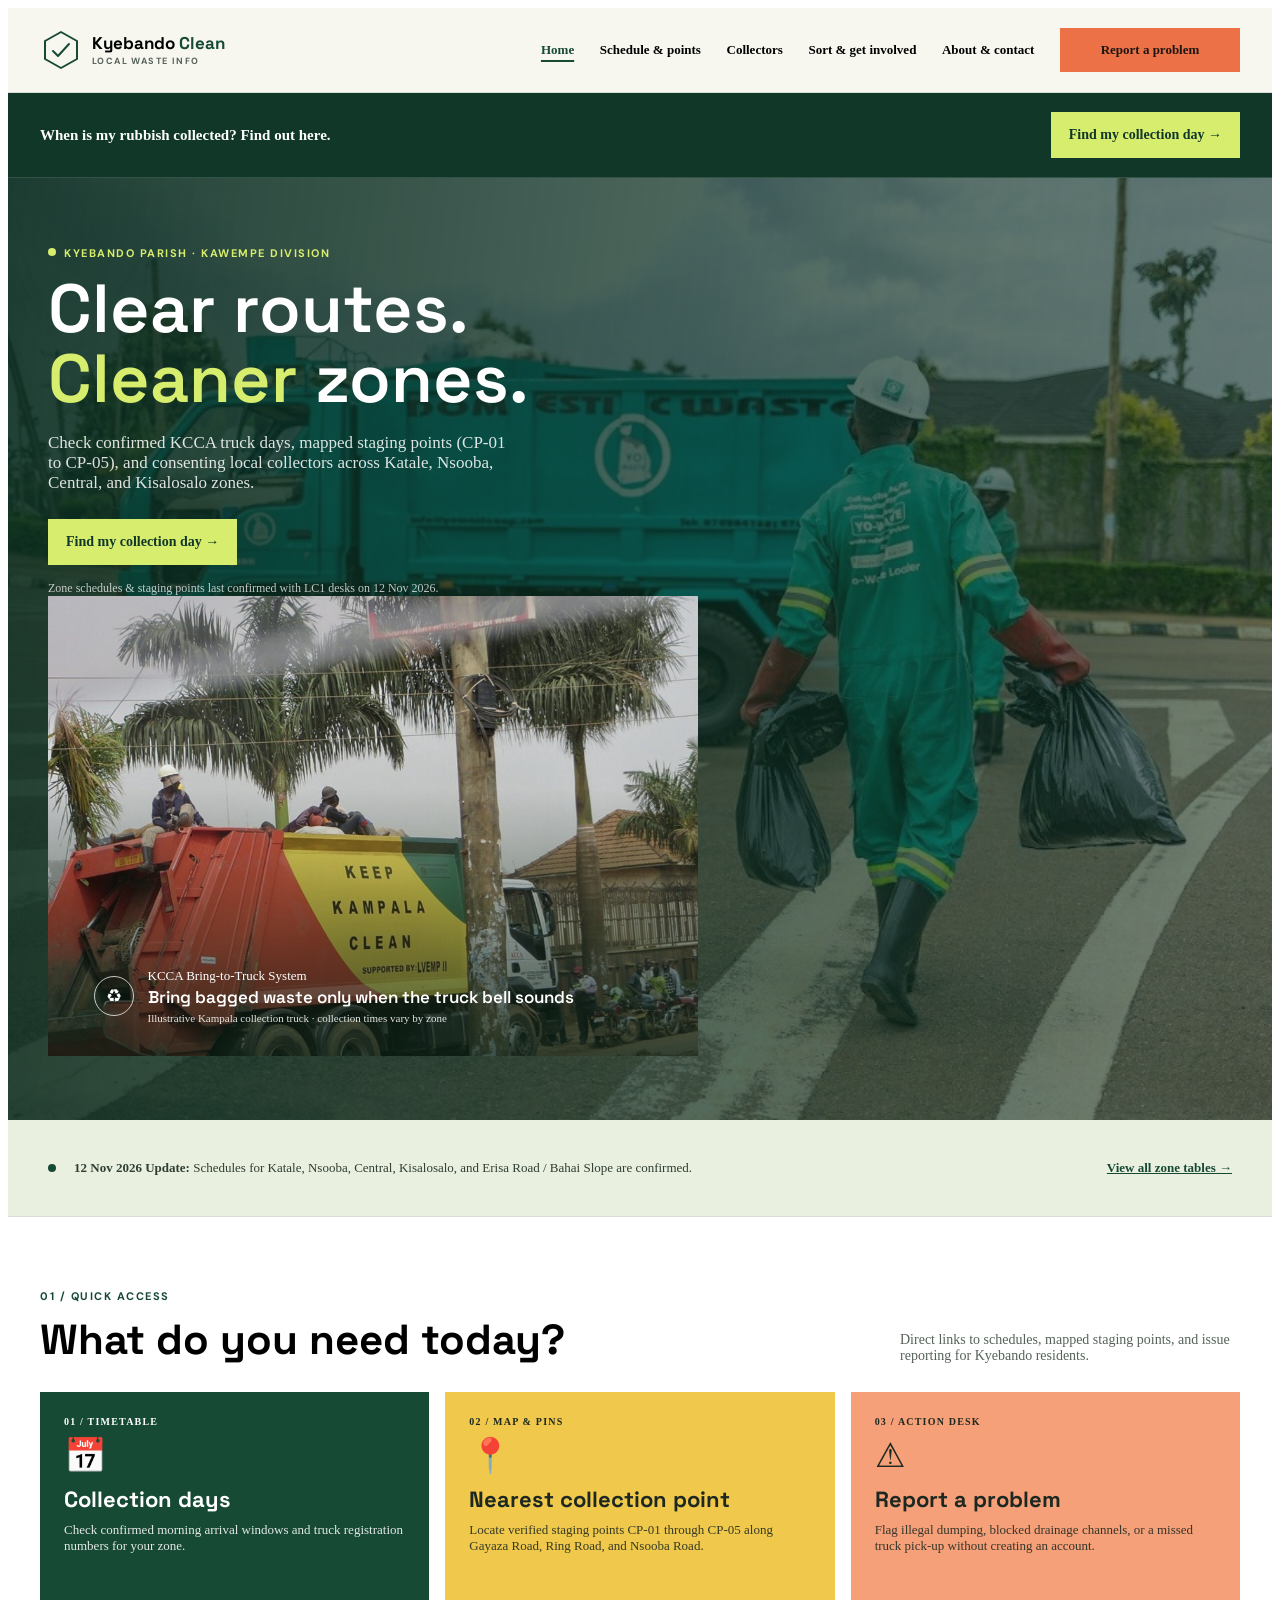
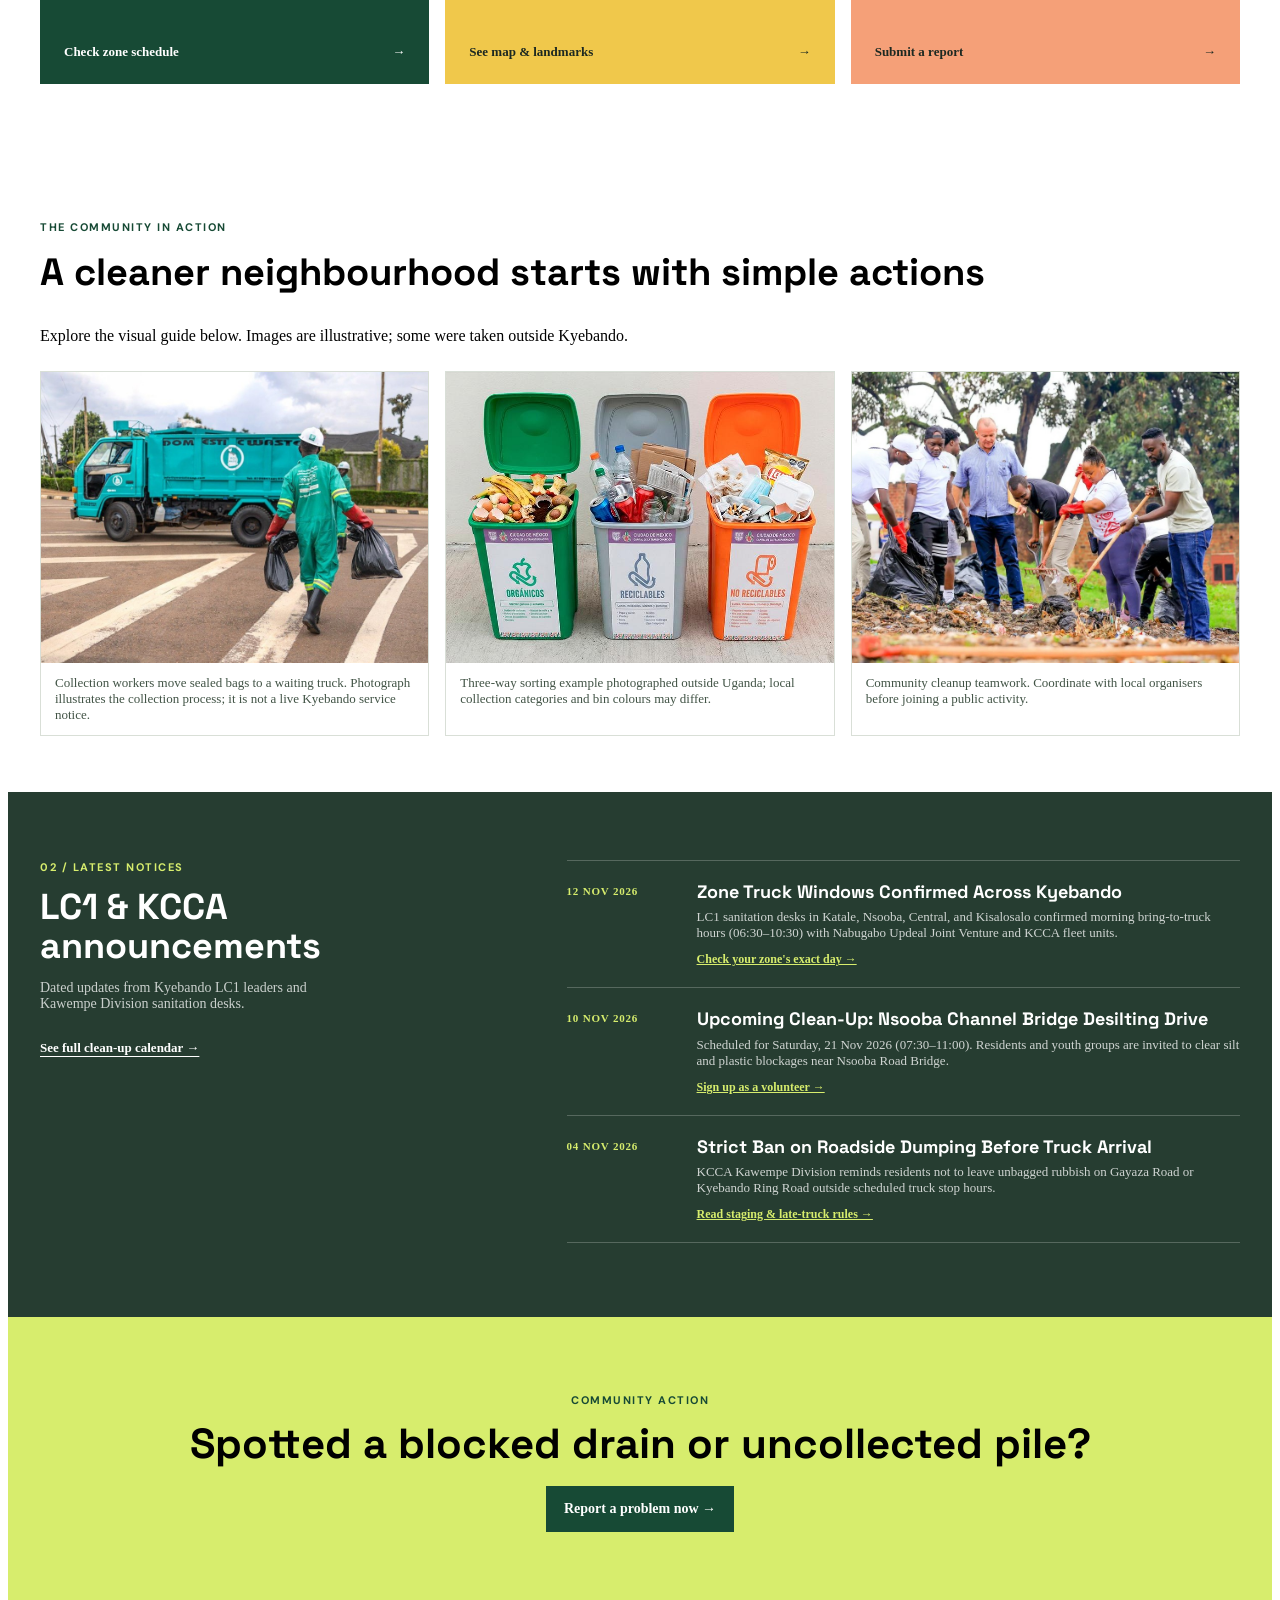
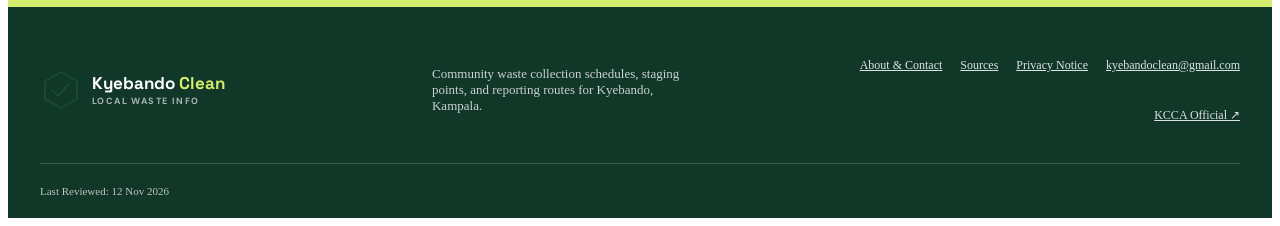
<file: index.html>
<!DOCTYPE html>

<html lang="en">
<head>
<meta charset="utf-8"/>
<meta content="width=device-width, initial-scale=1" name="viewport"/>
<meta content="#174a35" name="theme-color"/>
<meta content="Find confirmed rubbish collection schedules, staging points, consenting collectors, and reporting routes in Kyebando Parish, Kampala." name="description"/>
<title>Kyebando Clean | Local Waste &amp; Collection Info for Kyebando</title>
<link href="https://fonts.googleapis.com" rel="preconnect"/>
<link crossorigin="" href="https://fonts.gstatic.com" rel="preconnect"/>
<link href="https://fonts.googleapis.com/css2?family=DM+Sans:wght@400;500;600;700&amp;family=Space+Grotesk:wght@500;600;700&amp;display=swap" rel="stylesheet"/>
<link href="css/style.css" rel="stylesheet"/>
<link href="assets/favicon.svg" rel="icon" type="image/svg+xml"/></head>
<body data-page="home">
<a class="skip-link" href="#main">Skip to content</a>
<header class="site-header">
<div class="header-inner">
<a aria-label="Kyebando Clean home" class="brand" href="index.html">
<span class="brand-mark">
<svg fill="none" height="42" stroke="currentColor" stroke-linecap="round" stroke-linejoin="round" stroke-width="2" viewbox="0 0 42 42" width="42"><path d="M21 3 37 12v18L21 39 5 30V12L21 3Z"></path><path d="m13 22 5 5 11-12"></path></svg>
</span>
<span class="brand-name">Kyebando <b>Clean</b><small>LOCAL WASTE INFO</small></span>
</a>
<nav aria-label="Main navigation" class="primary-nav desktop-nav" id="primary-nav">
<a aria-current="page" href="index.html">Home</a>
<a href="schedule-points.html">Schedule &amp; points</a>
<a href="collectors.html">Collectors</a>
<a href="community.html">Sort &amp; get involved</a>
<a href="about.html">About &amp; contact</a>
<a class="nav-report" href="report.html">Report a problem</a>
</nav><details class="nav-drawer mobile-nav">
<summary aria-label="Toggle navigation menu" class="menu-toggle">Menu</summary>
<nav aria-label="Mobile navigation" class="primary-nav" id="mobile-primary-nav">
<a aria-current="page" href="index.html">Home</a>
<a href="schedule-points.html">Schedule &amp; points</a>
<a href="collectors.html">Collectors</a>
<a href="community.html">Sort &amp; get involved</a>
<a href="about.html">About &amp; contact</a>
<a class="nav-report" href="report.html">Report a problem</a>
</nav>
</details>
</div>
</header>
<main id="main">
<section aria-label="Collection day finder" class="alert-banner">
<div class="alert-banner-inner">
<p>When is my rubbish collected? Find out here.</p>
<a class="button button-lime" href="schedule-points.html">Find my collection day →</a>
</div>
</section>
<section class="hero">
<div class="hero-copy">
<p class="eyebrow"><span class="eyebrow-dot"></span>KYEBANDO PARISH · KAWEMPE DIVISION</p>
<h1>Clear routes.<br/><em>Cleaner</em> zones.</h1>
<p class="hero-intro">Check confirmed KCCA truck days, mapped staging points (CP-01 to CP-05), and consenting local collectors across Katale, Nsooba, Central, and Kisalosalo zones.</p>
<a class="button button-lime" href="schedule-points.html">Find my collection day →</a>
<p class="hero-note">Zone schedules &amp; staging points last confirmed with LC1 desks on 12 Nov 2026.</p>
<figure aria-label="Waste sorting and collection scene" class="hero-visual">
<figcaption class="visual-label">
<span aria-hidden="true" class="visual-label-icon">♻</span>
<div>
<span>KCCA Bring-to-Truck System</span>
<b>Bring bagged waste only when the truck bell sounds</b>
<small>Illustrative Kampala collection truck · collection times vary by zone</small>
</div>
</figcaption>
</figure>
</section>
<div class="trust-strip">
<span aria-hidden="true" class="status-pip"></span>
<p><strong>12 Nov 2026 Update:</strong> Schedules for Katale, Nsooba, Central, Kisalosalo, and Erisa Road / Bahai Slope are confirmed.</p>
<a href="schedule-points.html">View all zone tables →</a>
</div>
<section aria-labelledby="shortcuts-heading" class="section-wrap home-shortcuts">
<div class="section-heading">
<div>
<p class="eyebrow eyebrow-dark">01 / Quick Access</p>
<h2 id="shortcuts-heading">What do you need today?</h2>
</div>
<p class="section-aside">Direct links to schedules, mapped staging points, and issue reporting for Kyebando residents.</p>
</div>
<div class="shortcut-grid">
<a class="shortcut shortcut-green" href="schedule-points.html#zone-schedules">
<span class="shortcut-number">01 / TIMETABLE</span>
<span aria-hidden="true" class="shortcut-icon">📅</span>
<h3>Collection days</h3>
<p>Check confirmed morning arrival windows and truck registration numbers for your zone.</p>
<span class="shortcut-link"><span>Check zone schedule</span><b>→</b></span>
</a>
<a class="shortcut shortcut-yellow" href="schedule-points.html#collection-points">
<span class="shortcut-number">02 / MAP &amp; PINS</span>
<span aria-hidden="true" class="shortcut-icon">📍</span>
<h3>Nearest collection point</h3>
<p>Locate verified staging points CP-01 through CP-05 along Gayaza Road, Ring Road, and Nsooba Road.</p>
<span class="shortcut-link"><span>See map &amp; landmarks</span><b>→</b></span>
</a>
<a class="shortcut shortcut-orange" href="report.html">
<span class="shortcut-number">03 / ACTION DESK</span>
<span aria-hidden="true" class="shortcut-icon">⚠</span>
<h3>Report a problem</h3>
<p>Flag illegal dumping, blocked drainage channels, or a missed truck pick-up without creating an account.</p>
<span class="shortcut-link"><span>Submit a report</span><b>→</b></span>
</a>
</div>
</section>
<section aria-labelledby="gallery-heading" class="section-wrap home-photo-story"><p class="eyebrow eyebrow-dark">THE COMMUNITY IN ACTION</p><h2 id="gallery-heading">A cleaner neighbourhood starts with simple actions</h2><p>Explore the visual guide below. Images are illustrative; some were taken outside Kyebando.</p><div class="photo-grid">
<figure><img alt="Waste worker carrying two tied rubbish bags to a turquoise collection truck" loading="lazy" src="assets/collection-worker-teal-truck.jpg"/><figcaption>Collection workers move sealed bags to a waiting truck. Photograph illustrates the collection process; it is not a live Kyebando service notice.</figcaption></figure>
<figure><img alt="Three bins showing organic, recyclable and non-recyclable waste" loading="lazy" src="assets/three-waste-streams.jpg"/><figcaption>Three-way sorting example photographed outside Uganda; local collection categories and bin colours may differ.</figcaption></figure>
<figure><img alt="Volunteer group clearing litter from a grassy community area" loading="lazy" src="assets/volunteers-clearing-dump.jpg"/><figcaption>Community cleanup teamwork. Coordinate with local organisers before joining a public activity.</figcaption></figure>
</div></section>

<section aria-labelledby="notices-heading" class="notice-band">
<div class="notice-inner">
<div class="notice-title">
<p class="eyebrow">02 / Latest Notices</p>
<h2 id="notices-heading">LC1 &amp; KCCA announcements</h2>
<p>Dated updates from Kyebando LC1 leaders and Kawempe Division sanitation desks.</p>
<a class="text-link light-link" href="community.html#cleanup-calendar">See full clean-up calendar →</a>
</div>
<div>
<article class="notice-item">
<time datetime="2026-11-12">12 NOV 2026</time>
<div>
<h3>Zone Truck Windows Confirmed Across Kyebando</h3>
<p>LC1 sanitation desks in Katale, Nsooba, Central, and Kisalosalo confirmed morning bring-to-truck hours (06:30–10:30) with Nabugabo Updeal Joint Venture and KCCA fleet units.</p>
<a href="schedule-points.html">Check your zone's exact day →</a>
</div>
</article>
<article class="notice-item">
<time datetime="2026-11-10">10 NOV 2026</time>
<div>
<h3>Upcoming Clean-Up: Nsooba Channel Bridge Desilting Drive</h3>
<p>Scheduled for Saturday, 21 Nov 2026 (07:30–11:00). Residents and youth groups are invited to clear silt and plastic blockages near Nsooba Road Bridge.</p>
<a href="community.html#volunteer-form">Sign up as a volunteer →</a>
</div>
</article>
<article class="notice-item">
<time datetime="2026-11-04">04 NOV 2026</time>
<div>
<h3>Strict Ban on Roadside Dumping Before Truck Arrival</h3>
<p>KCCA Kawempe Division reminds residents not to leave unbagged rubbish on Gayaza Road or Kyebando Ring Road outside scheduled truck stop hours.</p>
<a href="schedule-points.html#rules-guide">Read staging &amp; late-truck rules →</a>
</div>
</article>
</div>
</div>
</section>
<section class="closing-cta">
<p class="eyebrow eyebrow-dark">Community Action</p>
<h2>Spotted a blocked drain or uncollected pile?</h2>
<a class="button button-dark" href="report.html">Report a problem now →</a>
</section>
</main>
<footer class="site-footer">
<div class="footer-main">
<a class="brand brand-footer" href="index.html">
<span class="brand-mark">
<svg fill="none" height="42" stroke="currentColor" stroke-linecap="round" stroke-linejoin="round" stroke-width="2" viewbox="0 0 42 42" width="42"><path d="M21 3 37 12v18L21 39 5 30V12L21 3Z"></path><path d="m13 22 5 5 11-12"></path></svg>
</span>
<span class="brand-name">Kyebando <b>Clean</b><small>LOCAL WASTE INFO</small></span>
</a>
<p>Community waste collection schedules, staging points, and reporting routes for Kyebando, Kampala.</p>
<div class="footer-links">
<a href="about.html">About &amp; Contact</a>
<a href="about.html#sources">Sources</a>
<a href="about.html#privacy">Privacy Notice</a>
<a href="mailto:kyebandoclean@gmail.com">kyebandoclean@gmail.com</a>
<a href="https://www.kcca.go.ug/" rel="noopener noreferrer" target="_blank">KCCA Official ↗</a>
</div>
</div>
<div class="footer-bottom">
<span>Last Reviewed: 12 Nov 2026</span>
</div>
</footer>
</body>
</html>
</file>
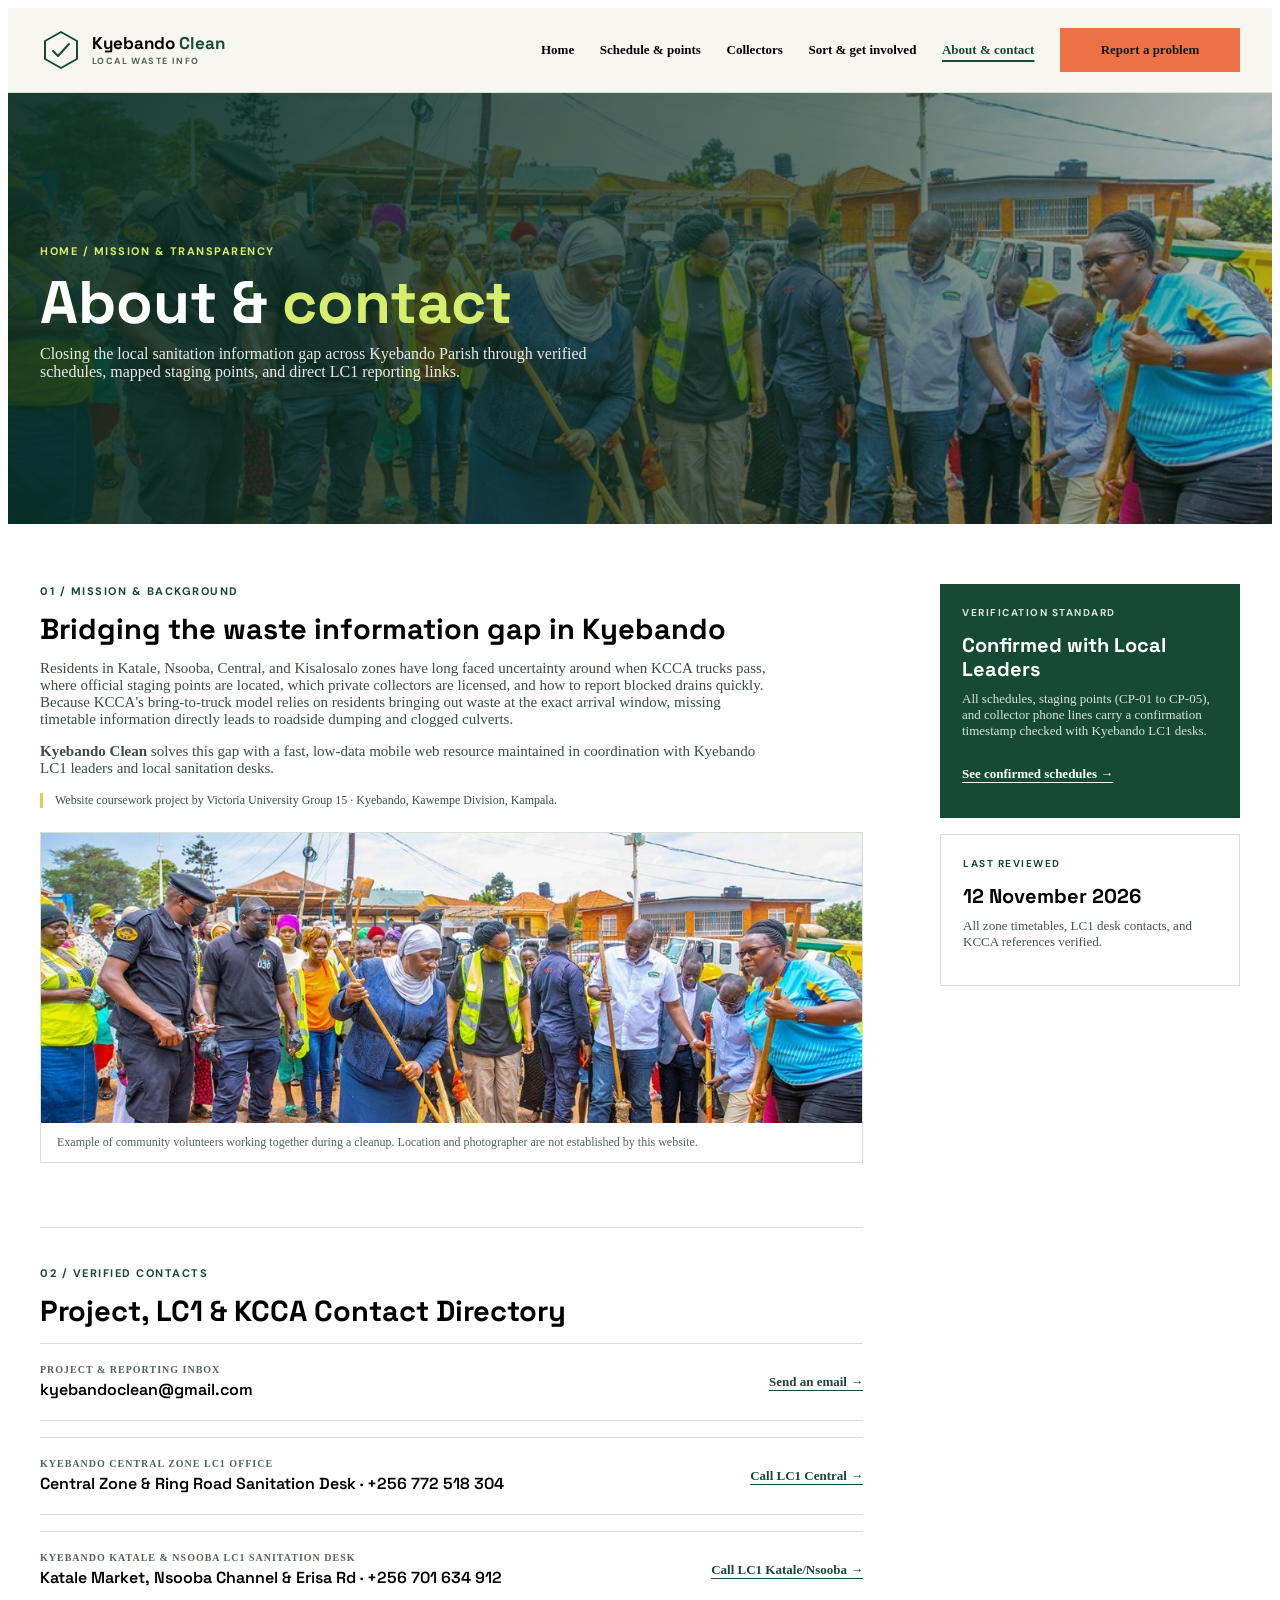
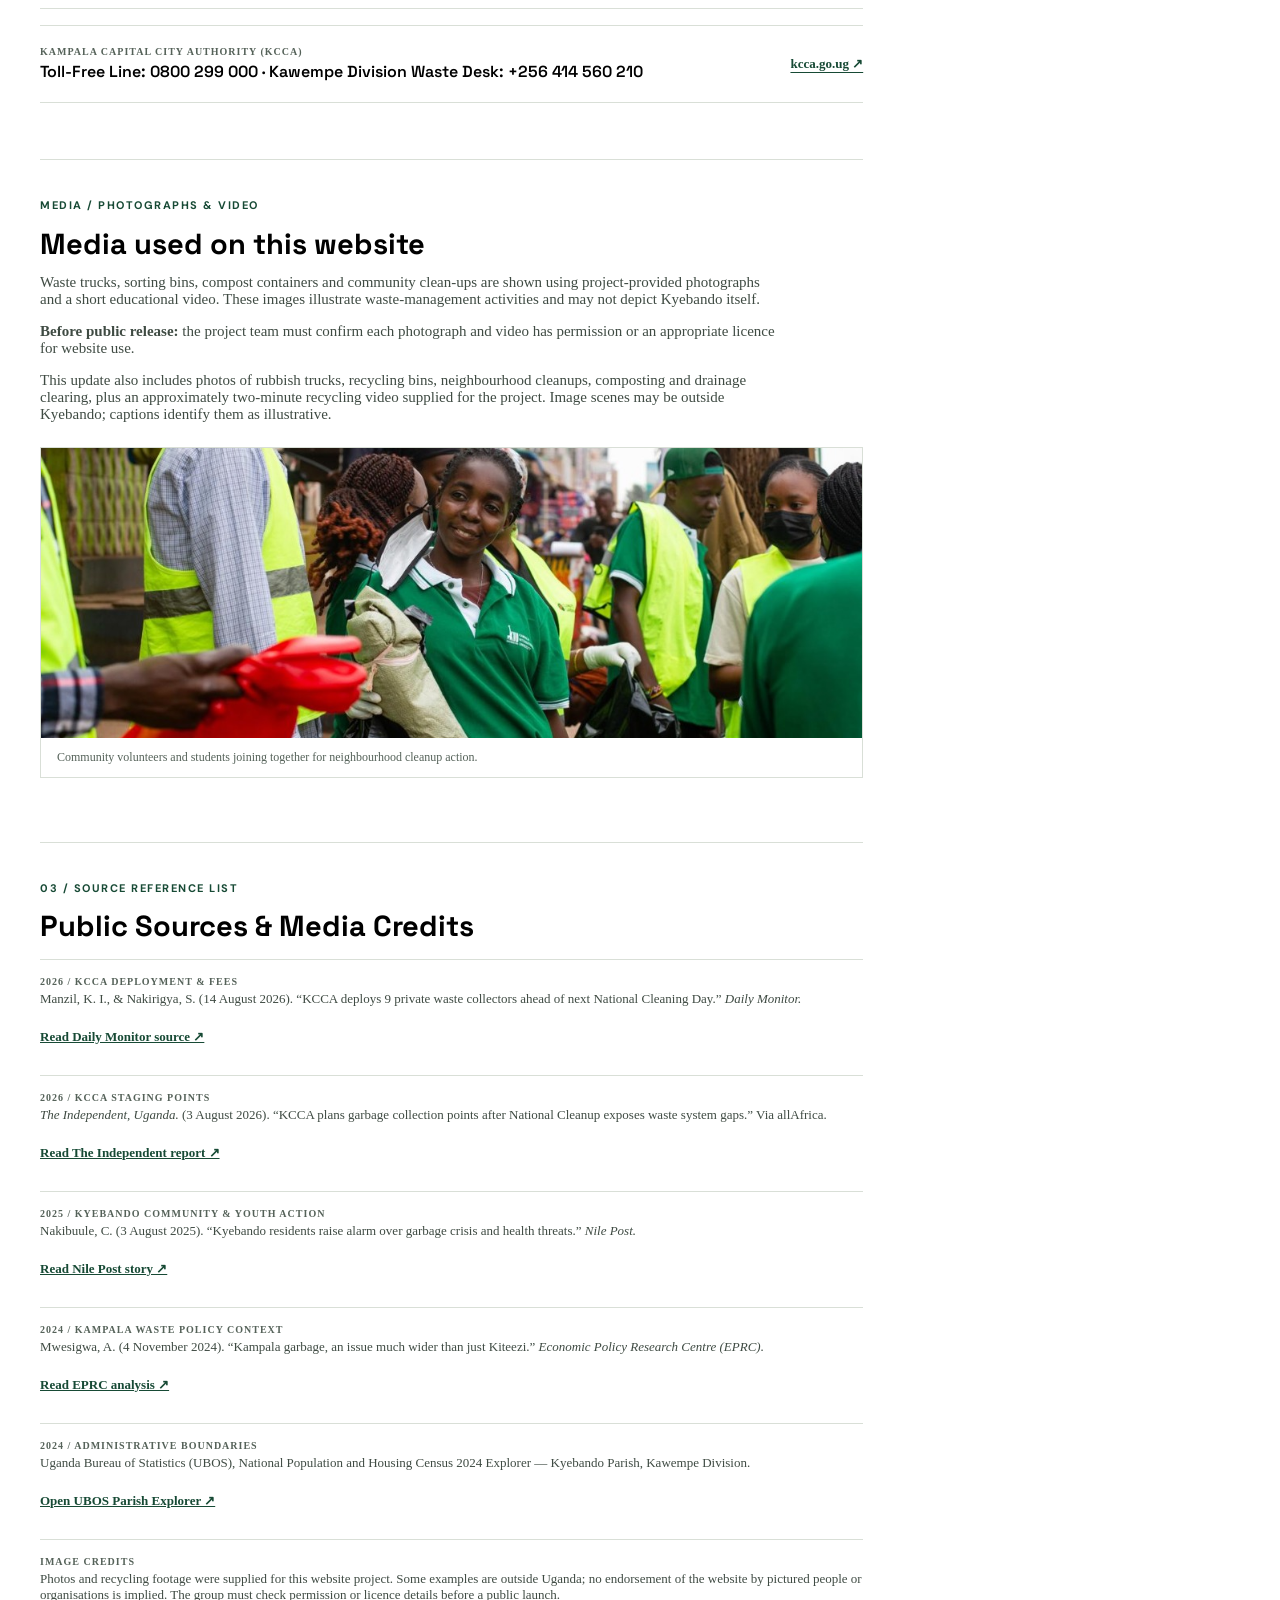
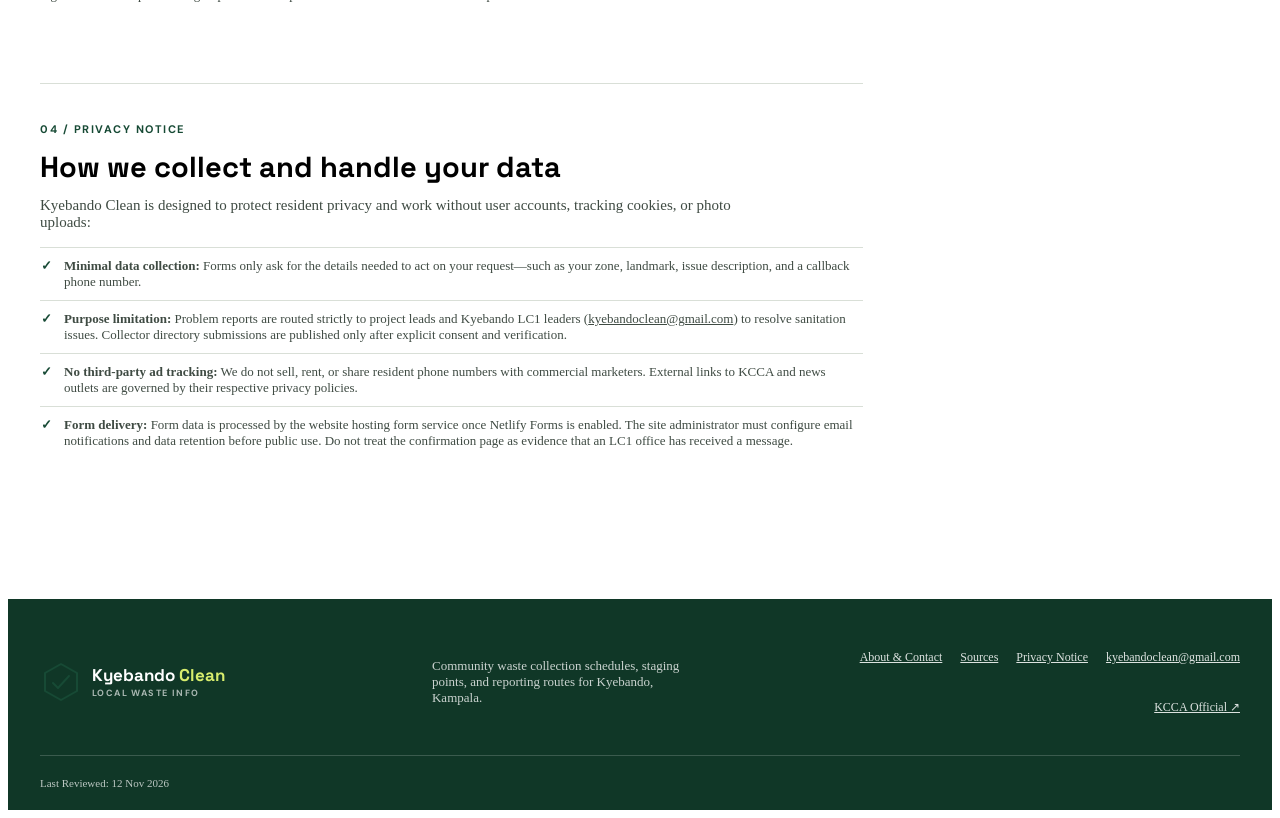
<file: about.html>
<!DOCTYPE html>
<html lang="en">
<head>
<meta charset="utf-8"/>
<meta content="width=device-width, initial-scale=1" name="viewport"/>
<meta content="#174a35" name="theme-color"/>
<meta content="Mission, verified LC1 and KCCA contacts, source citations, and privacy notice for Kyebando Clean." name="description"/>
<title>About &amp; Contact | Kyebando Clean</title>
<link href="https://fonts.googleapis.com" rel="preconnect"/>
<link crossorigin="" href="https://fonts.gstatic.com" rel="preconnect"/>
<link href="https://fonts.googleapis.com/css2?family=DM+Sans:wght@400;500;600;700&amp;family=Space+Grotesk:wght@500;600;700&amp;display=swap" rel="stylesheet"/>
<link href="css/style.css" rel="stylesheet"/>
<link href="assets/favicon.svg" rel="icon" type="image/svg+xml"/></head>
<body data-page="about">
<a class="skip-link" href="#main">Skip to content</a>
<header class="site-header">
<div class="header-inner">
<a aria-label="Kyebando Clean home" class="brand" href="index.html">
<span class="brand-mark">
<svg fill="none" height="42" stroke="currentColor" stroke-linecap="round" stroke-linejoin="round" stroke-width="2" viewbox="0 0 42 42" width="42"><path d="M21 3 37 12v18L21 39 5 30V12L21 3Z"></path><path d="m13 22 5 5 11-12"></path></svg>
</span>
<span class="brand-name">Kyebando <b>Clean</b><small>LOCAL WASTE INFO</small></span>
</a>
<nav aria-label="Main navigation" class="primary-nav desktop-nav" id="primary-nav">
<a href="index.html">Home</a>
<a href="schedule-points.html">Schedule &amp; points</a>
<a href="collectors.html">Collectors</a>
<a href="community.html">Sort &amp; get involved</a>
<a aria-current="page" href="about.html">About &amp; contact</a>
<a class="nav-report" href="report.html">Report a problem</a>
</nav><details class="nav-drawer mobile-nav">
<summary aria-label="Toggle navigation menu" class="menu-toggle">Menu</summary>
<nav aria-label="Mobile navigation" class="primary-nav" id="mobile-primary-nav">
<a href="index.html">Home</a>
<a href="schedule-points.html">Schedule &amp; points</a>
<a href="collectors.html">Collectors</a>
<a href="community.html">Sort &amp; get involved</a>
<a aria-current="page" href="about.html">About &amp; contact</a>
<a class="nav-report" href="report.html">Report a problem</a>
</nav>
</details>
</div>
</header>
<main id="main">
<section class="page-hero page-hero-yellow">
<div class="page-hero-inner">
<p class="eyebrow"><a href="index.html">HOME</a> / MISSION &amp; TRANSPARENCY</p>
<h1>About &amp; <em>contact</em></h1>
<p>Closing the local sanitation information gap across Kyebando Parish through verified schedules, mapped staging points, and direct LC1 reporting links.</p>
</section>
<section class="content-layout">
<div class="main-column">
<section class="content-section" id="mission">
<p class="eyebrow eyebrow-dark">01 / Mission &amp; Background</p>
<h2>Bridging the waste information gap in Kyebando</h2>
<p>Residents in Katale, Nsooba, Central, and Kisalosalo zones have long faced uncertainty around when KCCA trucks pass, where official staging points are located, which private collectors are licensed, and how to report blocked drains quickly. Because KCCA's bring-to-truck model relies on residents bringing out waste at the exact arrival window, missing timetable information directly leads to roadside dumping and clogged culverts.</p>
<p><strong>Kyebando Clean</strong> solves this gap with a fast, low-data mobile web resource maintained in coordination with Kyebando LC1 leaders and local sanitation desks.</p>
<p class="source-note">Website coursework project by Victoria University Group 15 · Kyebando, Kawempe Division, Kampala.</p>
<figure class="photo-feature narrow-photo"><img alt="Group using brooms and rakes to collect scattered rubbish during a community cleanup" decoding="async" loading="lazy" src="assets/community-sorting-drive.jpg"/><figcaption>Example of community volunteers working together during a cleanup. Location and photographer are not established by this website.</figcaption></figure></section>
<section class="content-section" id="contact">
<p class="eyebrow eyebrow-dark">02 / Verified Contacts</p>
<h2>Project, LC1 &amp; KCCA Contact Directory</h2>
<div class="contact-row">
<div>
<span>PROJECT &amp; REPORTING INBOX</span>
<strong>kyebandoclean@gmail.com</strong>
</div>
<a class="text-link" href="mailto:kyebandoclean@gmail.com">Send an email →</a>
</div>
<div class="contact-row">
<div>
<span>KYEBANDO CENTRAL ZONE LC1 OFFICE</span>
<strong>Central Zone &amp; Ring Road Sanitation Desk · +256 772 518 304</strong>
</div>
<a class="text-link" href="tel:+256772518304">Call LC1 Central →</a>
</div>
<div class="contact-row">
<div>
<span>KYEBANDO KATALE &amp; NSOOBA LC1 SANITATION DESK</span>
<strong>Katale Market, Nsooba Channel &amp; Erisa Rd · +256 701 634 912</strong>
</div>
<a class="text-link" href="tel:+256701634912">Call LC1 Katale/Nsooba →</a>
</div>
<div class="contact-row">
<div>
<span>KAMPALA CAPITAL CITY AUTHORITY (KCCA)</span>
<strong>Toll-Free Line: 0800 299 000 · Kawempe Division Waste Desk: +256 414 560 210</strong>
</div>
<a class="text-link" href="https://www.kcca.go.ug/" rel="noopener noreferrer" target="_blank">kcca.go.ug ↗</a>
</div>
</section>
<section class="content-section" id="photo-credits">
<p class="eyebrow eyebrow-dark">MEDIA / PHOTOGRAPHS &amp; VIDEO</p>
<h2>Media used on this website</h2>
<p>Waste trucks, sorting bins, compost containers and community clean-ups are shown using project-provided photographs and a short educational video. These images illustrate waste-management activities and may not depict Kyebando itself.</p>
<p><strong>Before public release:</strong> the project team must confirm each photograph and video has permission or an appropriate licence for website use.</p>
<p>This update also includes photos of rubbish trucks, recycling bins, neighbourhood cleanups, composting and drainage clearing, plus an approximately two-minute recycling video supplied for the project. Image scenes may be outside Kyebando; captions identify them as illustrative.</p>
<figure class="photo-feature narrow-photo"><img alt="Student and community volunteers smiling with collected rubbish sacks" decoding="async" loading="lazy" src="assets/community-cleanup-team.jpg"/><figcaption>Community volunteers and students joining together for neighbourhood cleanup action.</figcaption></figure></section>
<section class="content-section" id="sources">
<p class="eyebrow eyebrow-dark">03 / Source Reference List</p>
<h2>Public Sources &amp; Media Credits</h2>
<ol class="source-list">
<li>
<span>2026 / KCCA DEPLOYMENT &amp; FEES</span>
<p>Manzil, K. I., &amp; Nakirigya, S. (14 August 2026). “KCCA deploys 9 private waste collectors ahead of next National Cleaning Day.” <i>Daily Monitor.</i></p>
<a href="https://www.monitor.co.ug/uganda/news/national/kcca-deploys-9-private-waste-collectors-ahead-of-next-national-cleaning-day-5558098" rel="noopener noreferrer" target="_blank">Read Daily Monitor source ↗</a>
</li>
<li>
<span>2026 / KCCA STAGING POINTS</span>
<p><i>The Independent, Uganda.</i> (3 August 2026). “KCCA plans garbage collection points after National Cleanup exposes waste system gaps.” Via allAfrica.</p>
<a href="https://allafrica.com/stories/202608030814.html" rel="noopener noreferrer" target="_blank">Read The Independent report ↗</a>
</li>
<li>
<span>2025 / KYEBANDO COMMUNITY &amp; YOUTH ACTION</span>
<p>Nakibuule, C. (3 August 2025). “Kyebando residents raise alarm over garbage crisis and health threats.” <i>Nile Post.</i></p>
<a href="https://nilepost.co.ug/health/277469/kyebando-residents-raise-alarm-over-garbage-crisis-and-health-threats" rel="noopener noreferrer" target="_blank">Read Nile Post story ↗</a>
</li>
<li>
<span>2024 / KAMPALA WASTE POLICY CONTEXT</span>
<p>Mwesigwa, A. (4 November 2024). “Kampala garbage, an issue much wider than just Kiteezi.” <i>Economic Policy Research Centre (EPRC).</i></p>
<a href="https://eprcug.org/blog/kampala-garbage-an-issue-much-wider-than-just-kiteezi/" rel="noopener noreferrer" target="_blank">Read EPRC analysis ↗</a>
</li>
<li>
<span>2024 / ADMINISTRATIVE BOUNDARIES</span>
<p>Uganda Bureau of Statistics (UBOS), National Population and Housing Census 2024 Explorer — Kyebando Parish, Kawempe Division.</p>
<a href="https://statistics.ubos.org/nphc/drilldown?subregion=12&amp;district=102&amp;county=1022&amp;subcounty=102201&amp;parish=10220110" rel="noopener noreferrer" target="_blank">Open UBOS Parish Explorer ↗</a>
</li>
<li>
<span>IMAGE CREDITS</span>
<p>Photos and recycling footage were supplied for this website project. Some examples are outside Uganda; no endorsement of the website by pictured people or organisations is implied. The group must check permission or licence details before a public launch.</p>
</li>
</ol>
</section>
<section class="content-section" id="privacy">
<p class="eyebrow eyebrow-dark">04 / Privacy Notice</p>
<h2>How we collect and handle your data</h2>
<p>Kyebando Clean is designed to protect resident privacy and work without user accounts, tracking cookies, or photo uploads:</p>
<ul class="check-list">
<li><strong>Minimal data collection:</strong> Forms only ask for the details needed to act on your request—such as your zone, landmark, issue description, and a callback phone number.</li>
<li><strong>Purpose limitation:</strong> Problem reports are routed strictly to project leads and Kyebando LC1 leaders (<a href="mailto:kyebandoclean@gmail.com">kyebandoclean@gmail.com</a>) to resolve sanitation issues. Collector directory submissions are published only after explicit consent and verification.</li>
<li><strong>No third-party ad tracking:</strong> We do not sell, rent, or share resident phone numbers with commercial marketers. External links to KCCA and news outlets are governed by their respective privacy policies.</li>
<li><strong>Form delivery:</strong> Form data is processed by the website hosting form service once Netlify Forms is enabled. The site administrator must configure email notifications and data retention before public use. Do not treat the confirmation page as evidence that an LC1 office has received a message.</li></ul>
</section>
</div>
<aside class="side-column">
<div class="side-card side-card-green">
<p class="eyebrow">Verification Standard</p>
<h3>Confirmed with Local Leaders</h3>
<p>All schedules, staging points (CP-01 to CP-05), and collector phone lines carry a confirmation timestamp checked with Kyebando LC1 desks.</p>
<a class="text-link light-link" href="schedule-points.html">See confirmed schedules →</a>
</div>
<div class="side-card">
<p class="eyebrow eyebrow-dark">Last Reviewed</p>
<h3>12 November 2026</h3>
<p>All zone timetables, LC1 desk contacts, and KCCA references verified.</p>
</div>
</aside>
</section>
</main>
<footer class="site-footer">
<div class="footer-main">
<a class="brand brand-footer" href="index.html">
<span class="brand-mark">
<svg fill="none" height="42" stroke="currentColor" stroke-linecap="round" stroke-linejoin="round" stroke-width="2" viewbox="0 0 42 42" width="42"><path d="M21 3 37 12v18L21 39 5 30V12L21 3Z"></path><path d="m13 22 5 5 11-12"></path></svg>
</span>
<span class="brand-name">Kyebando <b>Clean</b><small>LOCAL WASTE INFO</small></span>
</a>
<p>Community waste collection schedules, staging points, and reporting routes for Kyebando, Kampala.</p>
<div class="footer-links">
<a href="about.html">About &amp; Contact</a>
<a href="about.html#sources">Sources</a>
<a href="about.html#privacy">Privacy Notice</a>
<a href="mailto:kyebandoclean@gmail.com">kyebandoclean@gmail.com</a>
<a href="https://www.kcca.go.ug/" rel="noopener noreferrer" target="_blank">KCCA Official ↗</a>
</div>
</div>
<div class="footer-bottom">
<span>Last Reviewed: 12 Nov 2026</span>
</div>
</footer>
</body>
</html>
</file>
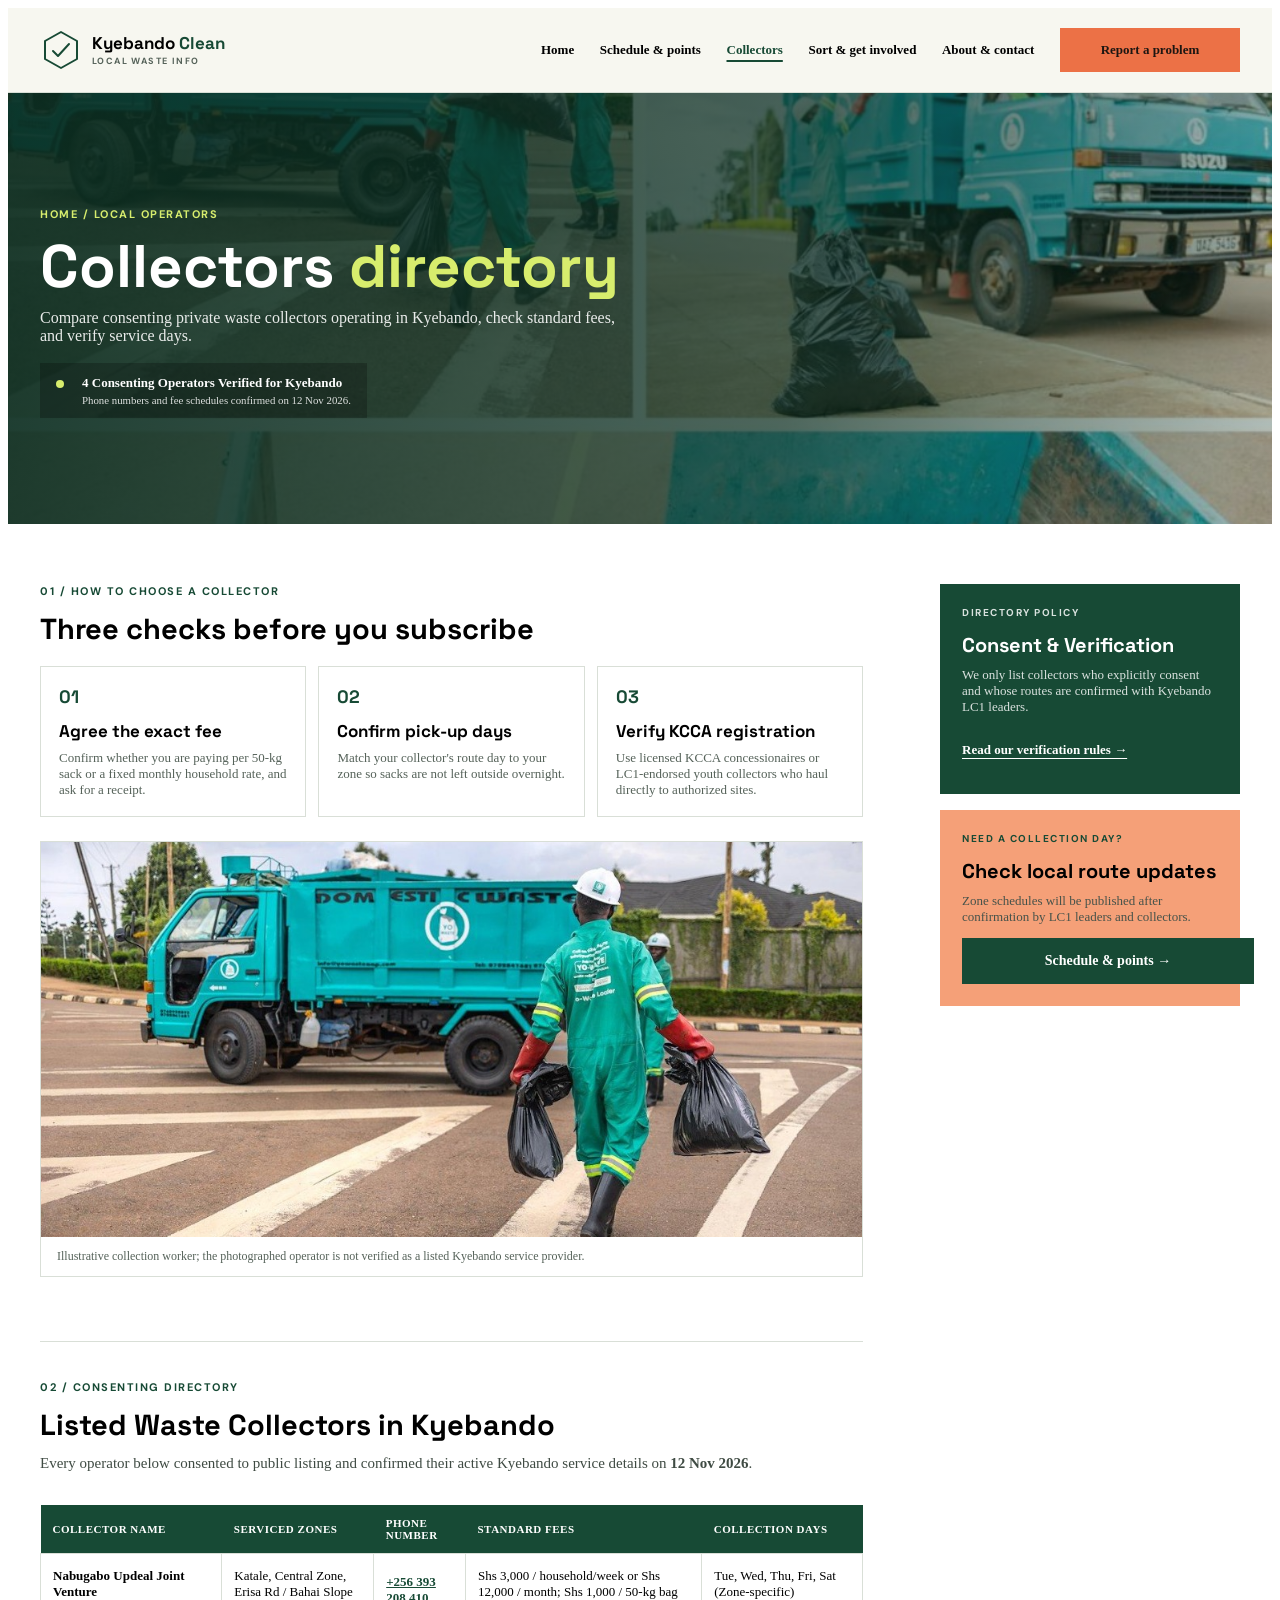
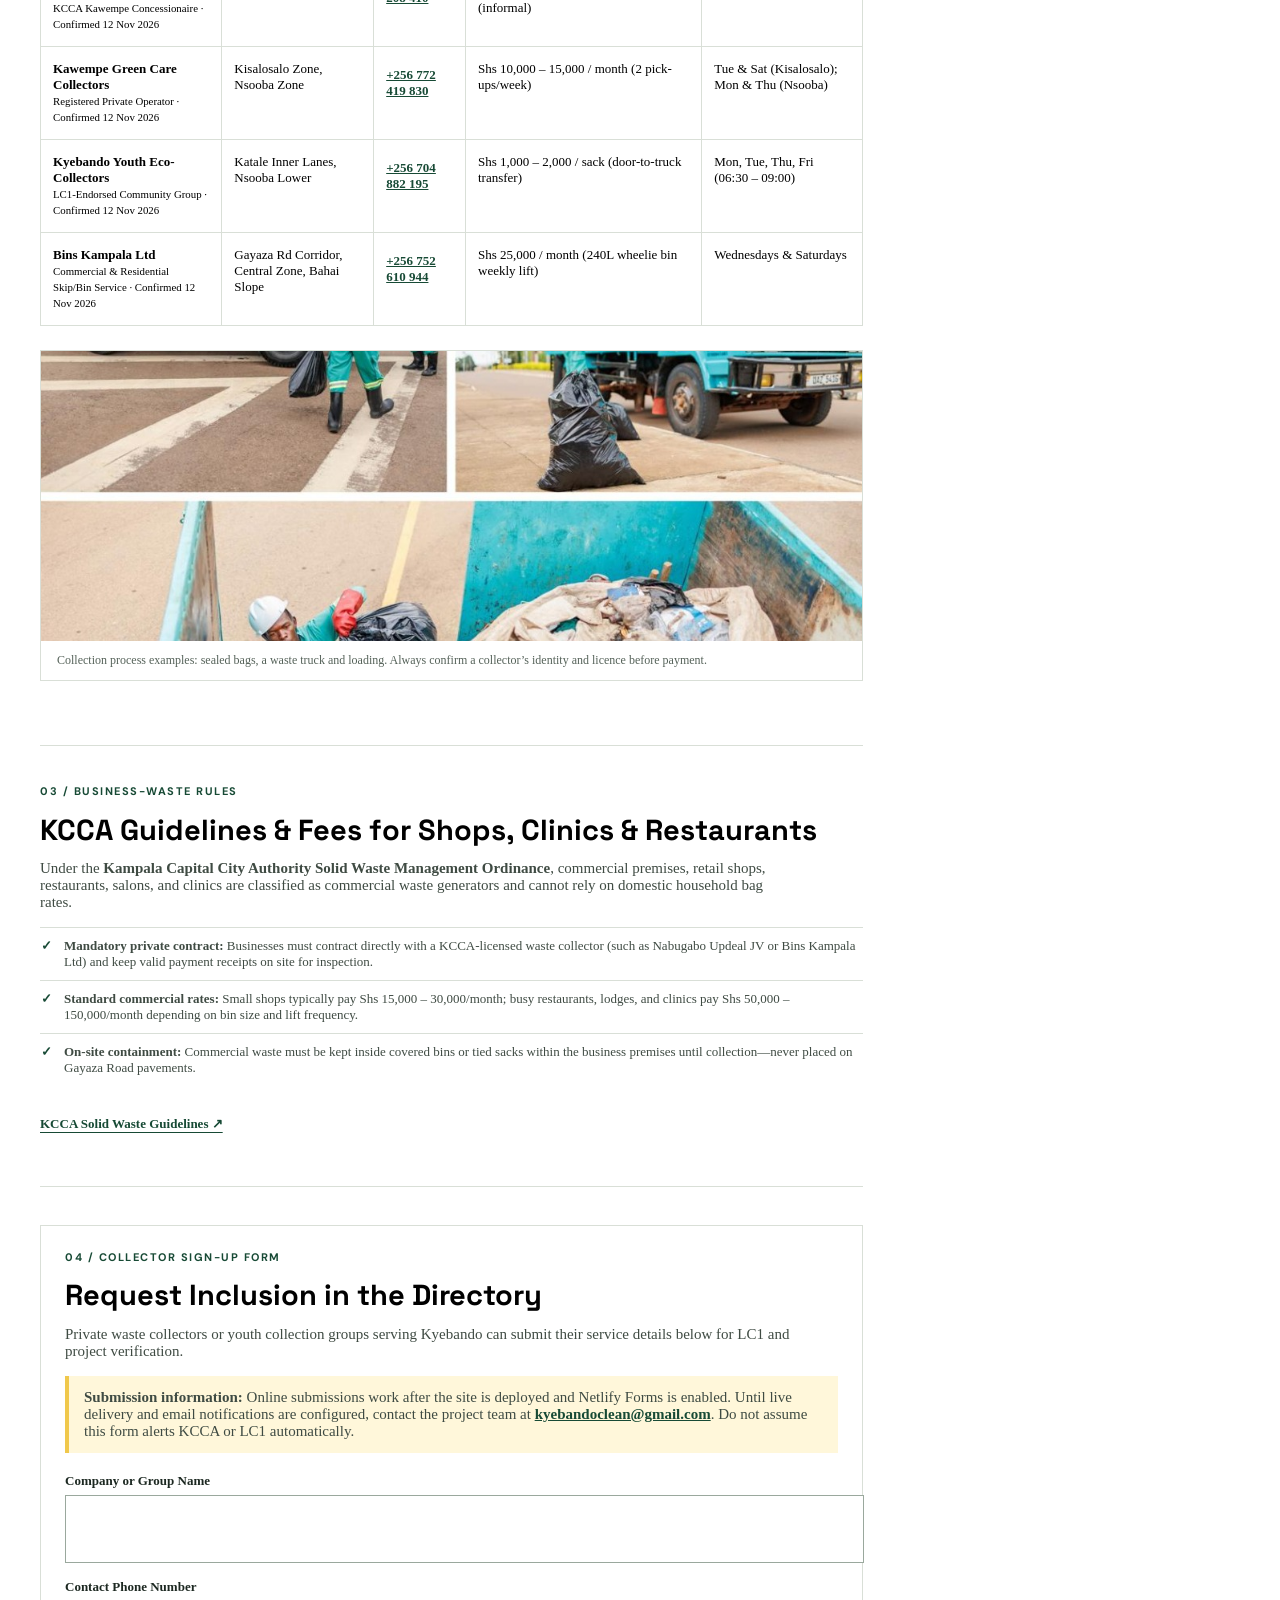
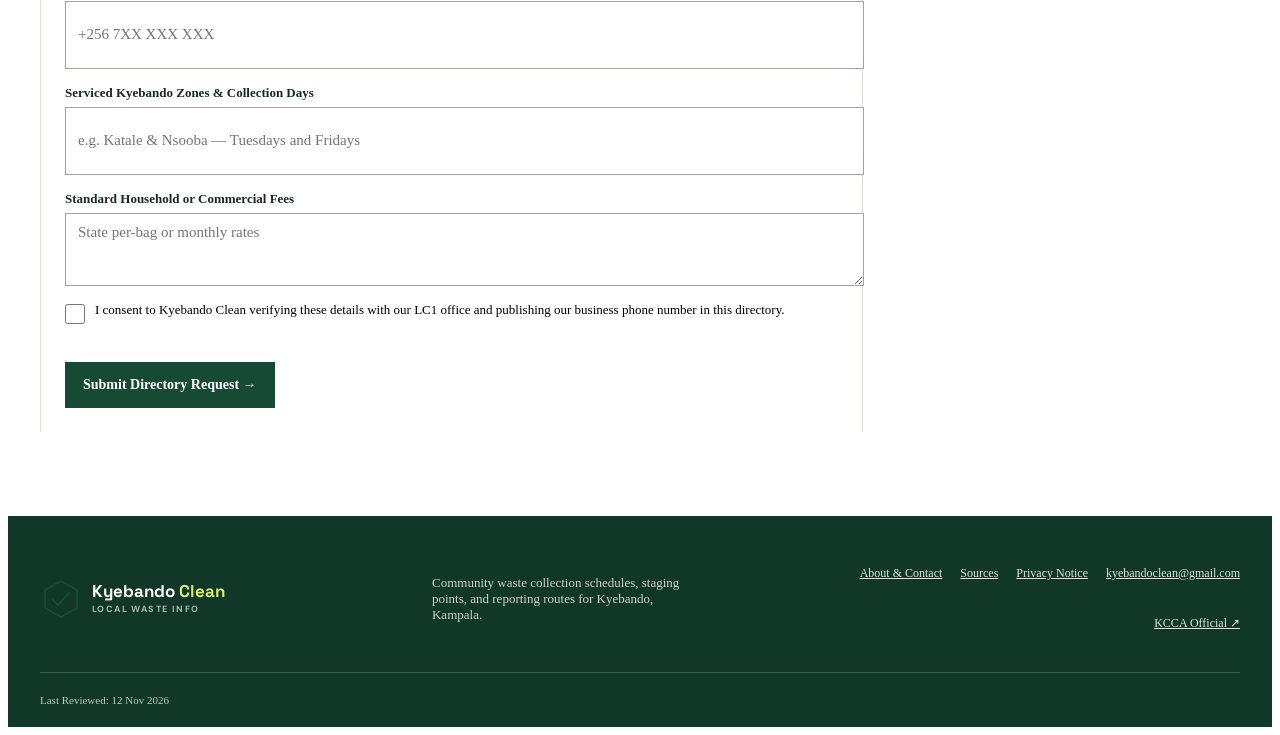
<file: collectors.html>
<!DOCTYPE html>
<html lang="en">
<head>
<meta charset="utf-8"/>
<meta content="width=device-width, initial-scale=1" name="viewport"/>
<meta content="#174a35" name="theme-color"/>
<meta content="Consenting private waste collectors serving Kyebando zones, standard fees, phone contacts, and commercial waste rules." name="description"/>
<title>Collectors Directory | Kyebando Clean</title>
<link href="https://fonts.googleapis.com" rel="preconnect"/>
<link crossorigin="" href="https://fonts.gstatic.com" rel="preconnect"/>
<link href="https://fonts.googleapis.com/css2?family=DM+Sans:wght@400;500;600;700&amp;family=Space+Grotesk:wght@500;600;700&amp;display=swap" rel="stylesheet"/>
<link href="css/style.css" rel="stylesheet"/>
<link href="assets/favicon.svg" rel="icon" type="image/svg+xml"/></head>
<body data-page="collectors">
<a class="skip-link" href="#main">Skip to content</a>
<header class="site-header">
<div class="header-inner">
<a aria-label="Kyebando Clean home" class="brand" href="index.html">
<span class="brand-mark">
<svg fill="none" height="42" stroke="currentColor" stroke-linecap="round" stroke-linejoin="round" stroke-width="2" viewbox="0 0 42 42" width="42"><path d="M21 3 37 12v18L21 39 5 30V12L21 3Z"></path><path d="m13 22 5 5 11-12"></path></svg>
</span>
<span class="brand-name">Kyebando <b>Clean</b><small>LOCAL WASTE INFO</small></span>
</a>
<nav aria-label="Main navigation" class="primary-nav desktop-nav" id="primary-nav">
<a href="index.html">Home</a>
<a href="schedule-points.html">Schedule &amp; points</a>
<a aria-current="page" href="collectors.html">Collectors</a>
<a href="community.html">Sort &amp; get involved</a>
<a href="about.html">About &amp; contact</a>
<a class="nav-report" href="report.html">Report a problem</a>
</nav><details class="nav-drawer mobile-nav">
<summary aria-label="Toggle navigation menu" class="menu-toggle">Menu</summary>
<nav aria-label="Mobile navigation" class="primary-nav" id="mobile-primary-nav">
<a href="index.html">Home</a>
<a href="schedule-points.html">Schedule &amp; points</a>
<a aria-current="page" href="collectors.html">Collectors</a>
<a href="community.html">Sort &amp; get involved</a>
<a href="about.html">About &amp; contact</a>
<a class="nav-report" href="report.html">Report a problem</a>
</nav>
</details>
</div>
</header>
<main id="main">
<section class="page-hero page-hero-yellow">
<div class="page-hero-inner">
<p class="eyebrow"><a href="index.html">HOME</a> / LOCAL OPERATORS</p>
<h1>Collectors <em>directory</em></h1>
<p>Compare consenting private waste collectors operating in Kyebando, check standard fees, and verify service days.</p>
<div class="confirmation-banner">
<span aria-hidden="true" class="status-pip"></span>
<span>
<strong>4 Consenting Operators Verified for Kyebando</strong>
<small>Phone numbers and fee schedules confirmed on 12 Nov 2026.</small>
</span>
</div>
</section>
<section class="content-layout">
<div class="main-column">
<section class="content-section">
<p class="eyebrow eyebrow-dark">01 / How to Choose a Collector</p>
<h2>Three checks before you subscribe</h2>
<div class="advice-grid">
<article>
<span>01</span>
<h3>Agree the exact fee</h3>
<p>Confirm whether you are paying per 50-kg sack or a fixed monthly household rate, and ask for a receipt.</p>
</article>
<article>
<span>02</span>
<h3>Confirm pick-up days</h3>
<p>Match your collector's route day to your zone so sacks are not left outside overnight.</p>
</article>
<article>
<span>03</span>
<h3>Verify KCCA registration</h3>
<p>Use licensed KCCA concessionaires or LC1-endorsed youth collectors who haul directly to authorized sites.</p>
</article>
</div><figure class="photo-feature"><img alt="Garbage collection worker approaching a teal rubbish truck carrying tied waste bags" decoding="async" loading="lazy" src="assets/collection-worker-teal-truck.jpg"/><figcaption>Illustrative collection worker; the photographed operator is not verified as a listed Kyebando service provider.</figcaption></figure>
</section>
<section class="content-section" id="directory-table">
<p class="eyebrow eyebrow-dark">02 / Consenting Directory</p>
<h2>Listed Waste Collectors in Kyebando</h2>
<p>Every operator below consented to public listing and confirmed their active Kyebando service details on <strong>12 Nov 2026</strong>.</p>
<div class="table-scroll">
<table class="data-table">
<thead>
<tr>
<th scope="col">Collector Name</th>
<th scope="col">Serviced Zones</th>
<th scope="col">Phone Number</th>
<th scope="col">Standard Fees</th>
<th scope="col">Collection Days</th>
</tr>
</thead>
<tbody>
<tr>
<td>
<strong>Nabugabo Updeal Joint Venture</strong><br/>
<small>KCCA Kawempe Concessionaire · Confirmed 12 Nov 2026</small>
</td>
<td>Katale, Central Zone, Erisa Rd / Bahai Slope</td>
<td><a href="tel:+256393208410">+256 393 208 410</a></td>
<td>Shs 3,000 / household/week or Shs 12,000 / month; Shs 1,000 / 50-kg bag (informal)</td>
<td>Tue, Wed, Thu, Fri, Sat (Zone-specific)</td>
</tr>
<tr>
<td>
<strong>Kawempe Green Care Collectors</strong><br/>
<small>Registered Private Operator · Confirmed 12 Nov 2026</small>
</td>
<td>Kisalosalo Zone, Nsooba Zone</td>
<td><a href="tel:+256772419830">+256 772 419 830</a></td>
<td>Shs 10,000 – 15,000 / month (2 pick-ups/week)</td>
<td>Tue &amp; Sat (Kisalosalo); Mon &amp; Thu (Nsooba)</td>
</tr>
<tr>
<td>
<strong>Kyebando Youth Eco-Collectors</strong><br/>
<small>LC1-Endorsed Community Group · Confirmed 12 Nov 2026</small>
</td>
<td>Katale Inner Lanes, Nsooba Lower</td>
<td><a href="tel:+256704882195">+256 704 882 195</a></td>
<td>Shs 1,000 – 2,000 / sack (door-to-truck transfer)</td>
<td>Mon, Tue, Thu, Fri (06:30 – 09:00)</td>
</tr>
<tr>
<td>
<strong>Bins Kampala Ltd</strong><br/>
<small>Commercial &amp; Residential Skip/Bin Service · Confirmed 12 Nov 2026</small>
</td>
<td>Gayaza Rd Corridor, Central Zone, Bahai Slope</td>
<td><a href="tel:+256752610944">+256 752 610 944</a></td>
<td>Shs 25,000 / month (240L wheelie bin weekly lift)</td>
<td>Wednesdays &amp; Saturdays</td>
</tr>
</tbody>
</table>
</div>
<figure class="photo-feature narrow-photo"><img alt="Collage of a teal garbage truck, waste bags being lifted and waste in a truck body" decoding="async" loading="lazy" src="assets/teal-truck-collection-process.jpg"/><figcaption>Collection process examples: sealed bags, a waste truck and loading. Always confirm a collector’s identity and licence before payment.</figcaption></figure></section>
<section class="content-section" id="business-waste">
<p class="eyebrow eyebrow-dark">03 / Business-Waste Rules</p>
<h2>KCCA Guidelines &amp; Fees for Shops, Clinics &amp; Restaurants</h2>
<p>Under the <strong>Kampala Capital City Authority Solid Waste Management Ordinance</strong>, commercial premises, retail shops, restaurants, salons, and clinics are classified as commercial waste generators and cannot rely on domestic household bag rates.</p>
<ul class="check-list">
<li><strong>Mandatory private contract:</strong> Businesses must contract directly with a KCCA-licensed waste collector (such as Nabugabo Updeal JV or Bins Kampala Ltd) and keep valid payment receipts on site for inspection.</li>
<li><strong>Standard commercial rates:</strong> Small shops typically pay Shs 15,000 – 30,000/month; busy restaurants, lodges, and clinics pay Shs 50,000 – 150,000/month depending on bin size and lift frequency.</li>
<li><strong>On-site containment:</strong> Commercial waste must be kept inside covered bins or tied sacks within the business premises until collection—never placed on Gayaza Road pavements.</li>
</ul>
<a class="text-link" href="https://www.kcca.go.ug/" rel="noopener noreferrer" target="_blank">KCCA Solid Waste Guidelines ↗</a>
</section>
<section class="content-section form-section" id="collector-signup">
<p class="eyebrow eyebrow-dark">04 / Collector Sign-Up Form</p>
<h2>Request Inclusion in the Directory</h2>
<p>Private waste collectors or youth collection groups serving Kyebando can submit their service details below for LC1 and project verification.</p>
<p class="form-notice"><strong>Submission information:</strong> Online submissions work after the site is deployed and Netlify Forms is enabled. Until live delivery and email notifications are configured, contact the project team at <a href="mailto:kyebandoclean@gmail.com">kyebandoclean@gmail.com</a>. Do not assume this form alerts KCCA or LC1 automatically.</p><form action="thanks.html" class="local-form" data-netlify="true" data-netlify-honeypot="bot-field" method="POST" name="collector-listing"><input name="form-name" type="hidden" value="collector-listing"/><p class="honeypot-field"><label>Leave this field blank: <input autocomplete="off" name="bot-field" tabindex="-1"/></label></p>
<div class="form-field">
<label for="col-name">Company or Group Name</label>
<input autocomplete="organization" id="col-name" name="company_name" required="" type="text"/>
</div>
<div class="form-field">
<label for="col-phone">Contact Phone Number</label>
<input autocomplete="tel" id="col-phone" name="phone" placeholder="+256 7XX XXX XXX" required="" type="tel"/>
</div>
<div class="form-field">
<label for="col-zones">Serviced Kyebando Zones &amp; Collection Days</label>
<input id="col-zones" name="zones_days" placeholder="e.g. Katale &amp; Nsooba — Tuesdays and Fridays" required="" type="text"/>
</div>
<div class="form-field">
<label for="col-fees">Standard Household or Commercial Fees</label>
<textarea id="col-fees" name="fees" placeholder="State per-bag or monthly rates" required="" rows="3"></textarea>
</div>
<label class="consent-check" for="col-consent">
<input id="col-consent" name="consent" required="" type="checkbox"/>
<span>I consent to Kyebando Clean verifying these details with our LC1 office and publishing our business phone number in this directory.</span>
</label>
<button class="button button-dark" type="submit">Submit Directory Request →</button>
</form>
</section>
</div>
<aside class="side-column">
<div class="side-card side-card-green">
<p class="eyebrow">Directory Policy</p>
<h3>Consent &amp; Verification</h3>
<p>We only list collectors who explicitly consent and whose routes are confirmed with Kyebando LC1 leaders.</p>
<a class="text-link light-link" href="about.html">Read our verification rules →</a>
</div>
<div class="side-card side-card-orange">
<p class="eyebrow eyebrow-dark">Need a collection day?</p>
<h3>Check local route updates</h3>
<p>Zone schedules will be published after confirmation by LC1 leaders and collectors.</p>
<a class="button button-dark button-full" href="schedule-points.html">Schedule &amp; points →</a>
</div>
</aside>
</section>
</main>
<footer class="site-footer">
<div class="footer-main">
<a class="brand brand-footer" href="index.html">
<span class="brand-mark">
<svg fill="none" height="42" stroke="currentColor" stroke-linecap="round" stroke-linejoin="round" stroke-width="2" viewbox="0 0 42 42" width="42"><path d="M21 3 37 12v18L21 39 5 30V12L21 3Z"></path><path d="m13 22 5 5 11-12"></path></svg>
</span>
<span class="brand-name">Kyebando <b>Clean</b><small>LOCAL WASTE INFO</small></span>
</a>
<p>Community waste collection schedules, staging points, and reporting routes for Kyebando, Kampala.</p>
<div class="footer-links">
<a href="about.html">About &amp; Contact</a>
<a href="about.html#sources">Sources</a>
<a href="about.html#privacy">Privacy Notice</a>
<a href="mailto:kyebandoclean@gmail.com">kyebandoclean@gmail.com</a>
<a href="https://www.kcca.go.ug/" rel="noopener noreferrer" target="_blank">KCCA Official ↗</a>
</div>
</div>
<div class="footer-bottom">
<span>Last Reviewed: 12 Nov 2026</span>
</div>
</footer>
</body>
</html>
</file>
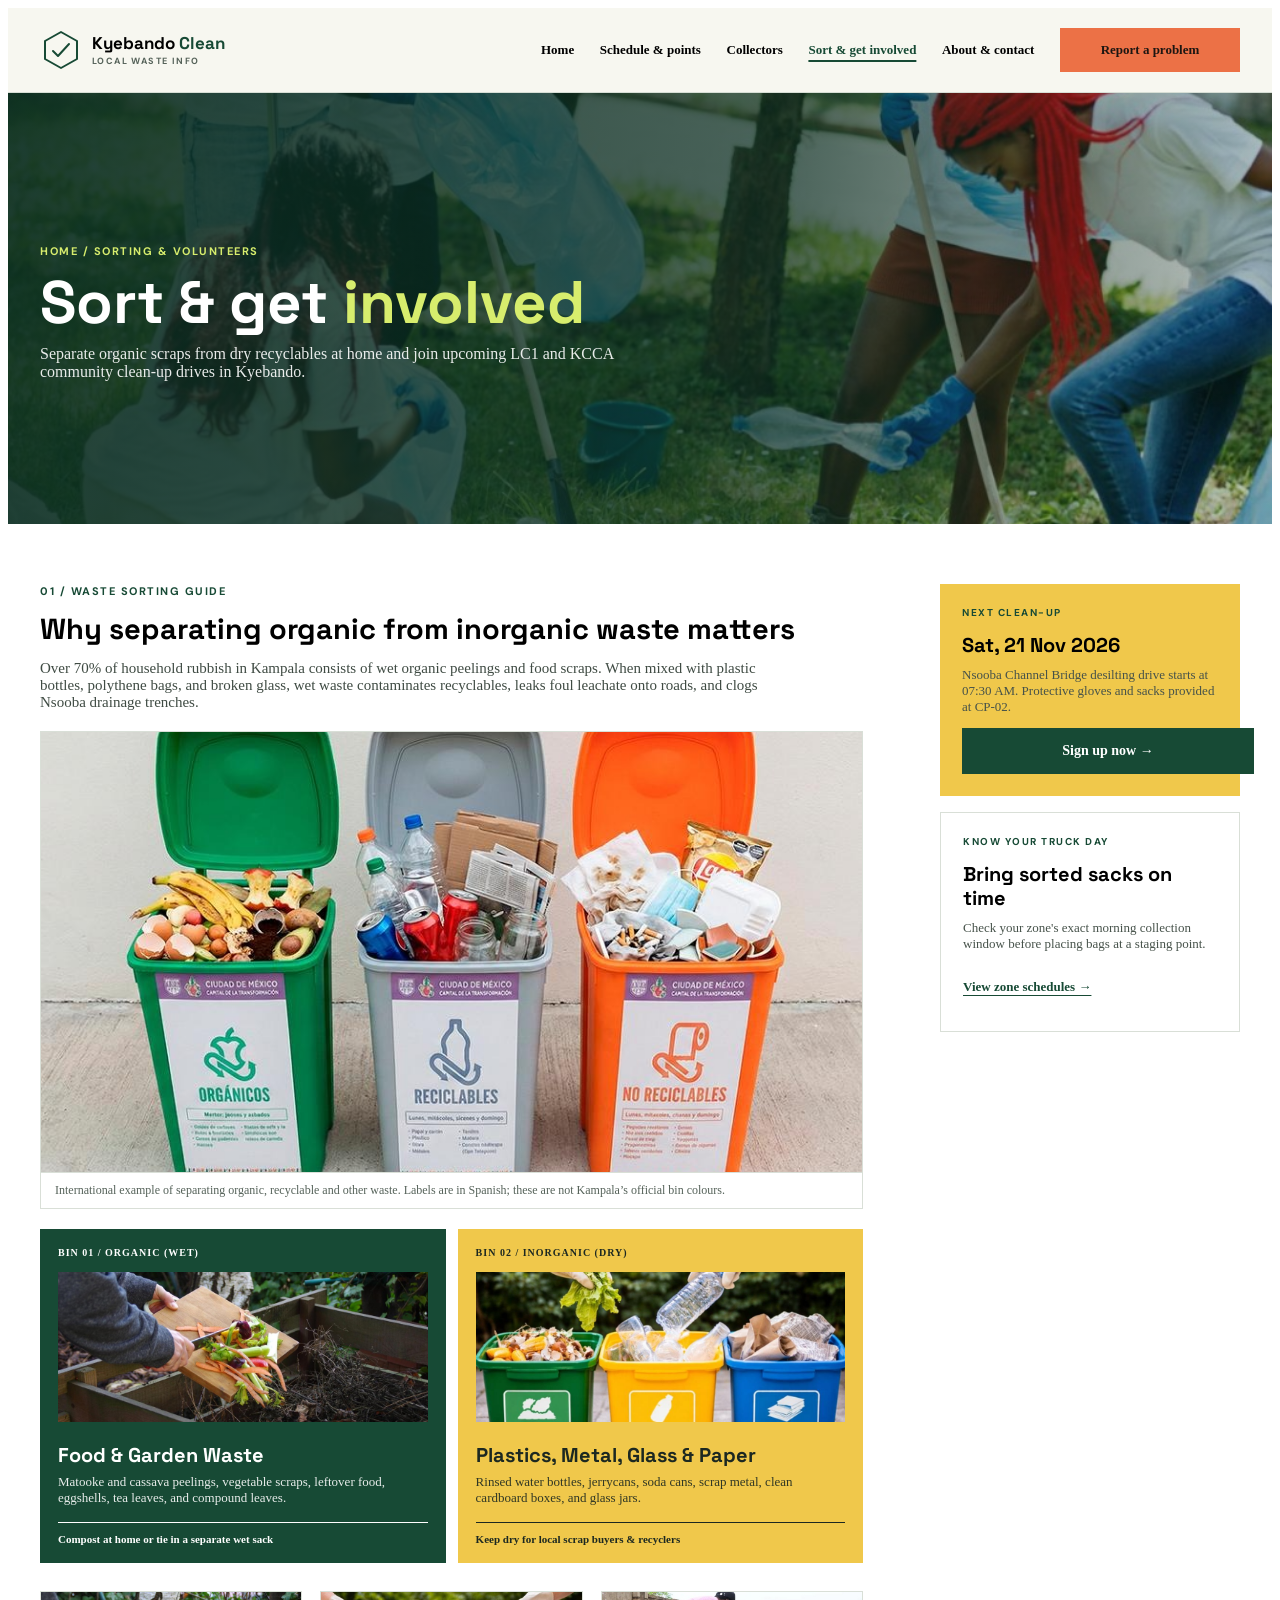
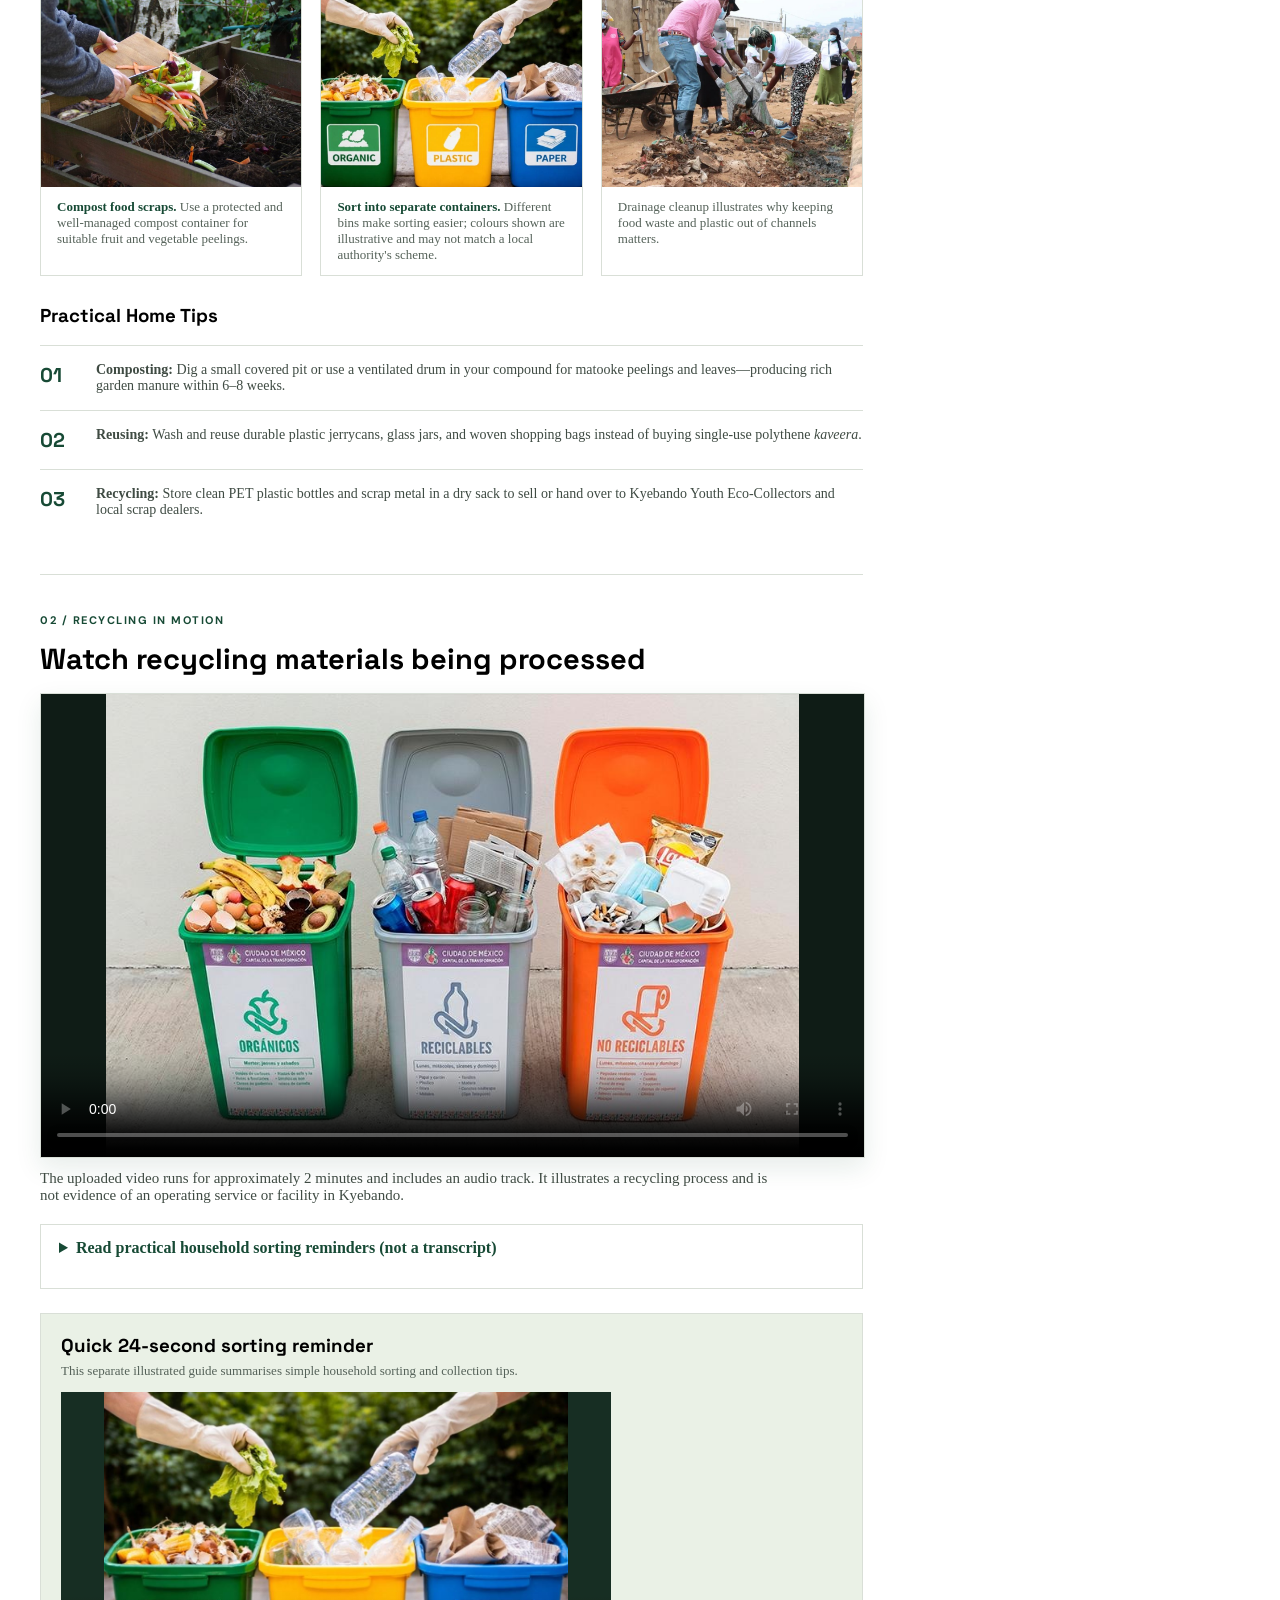
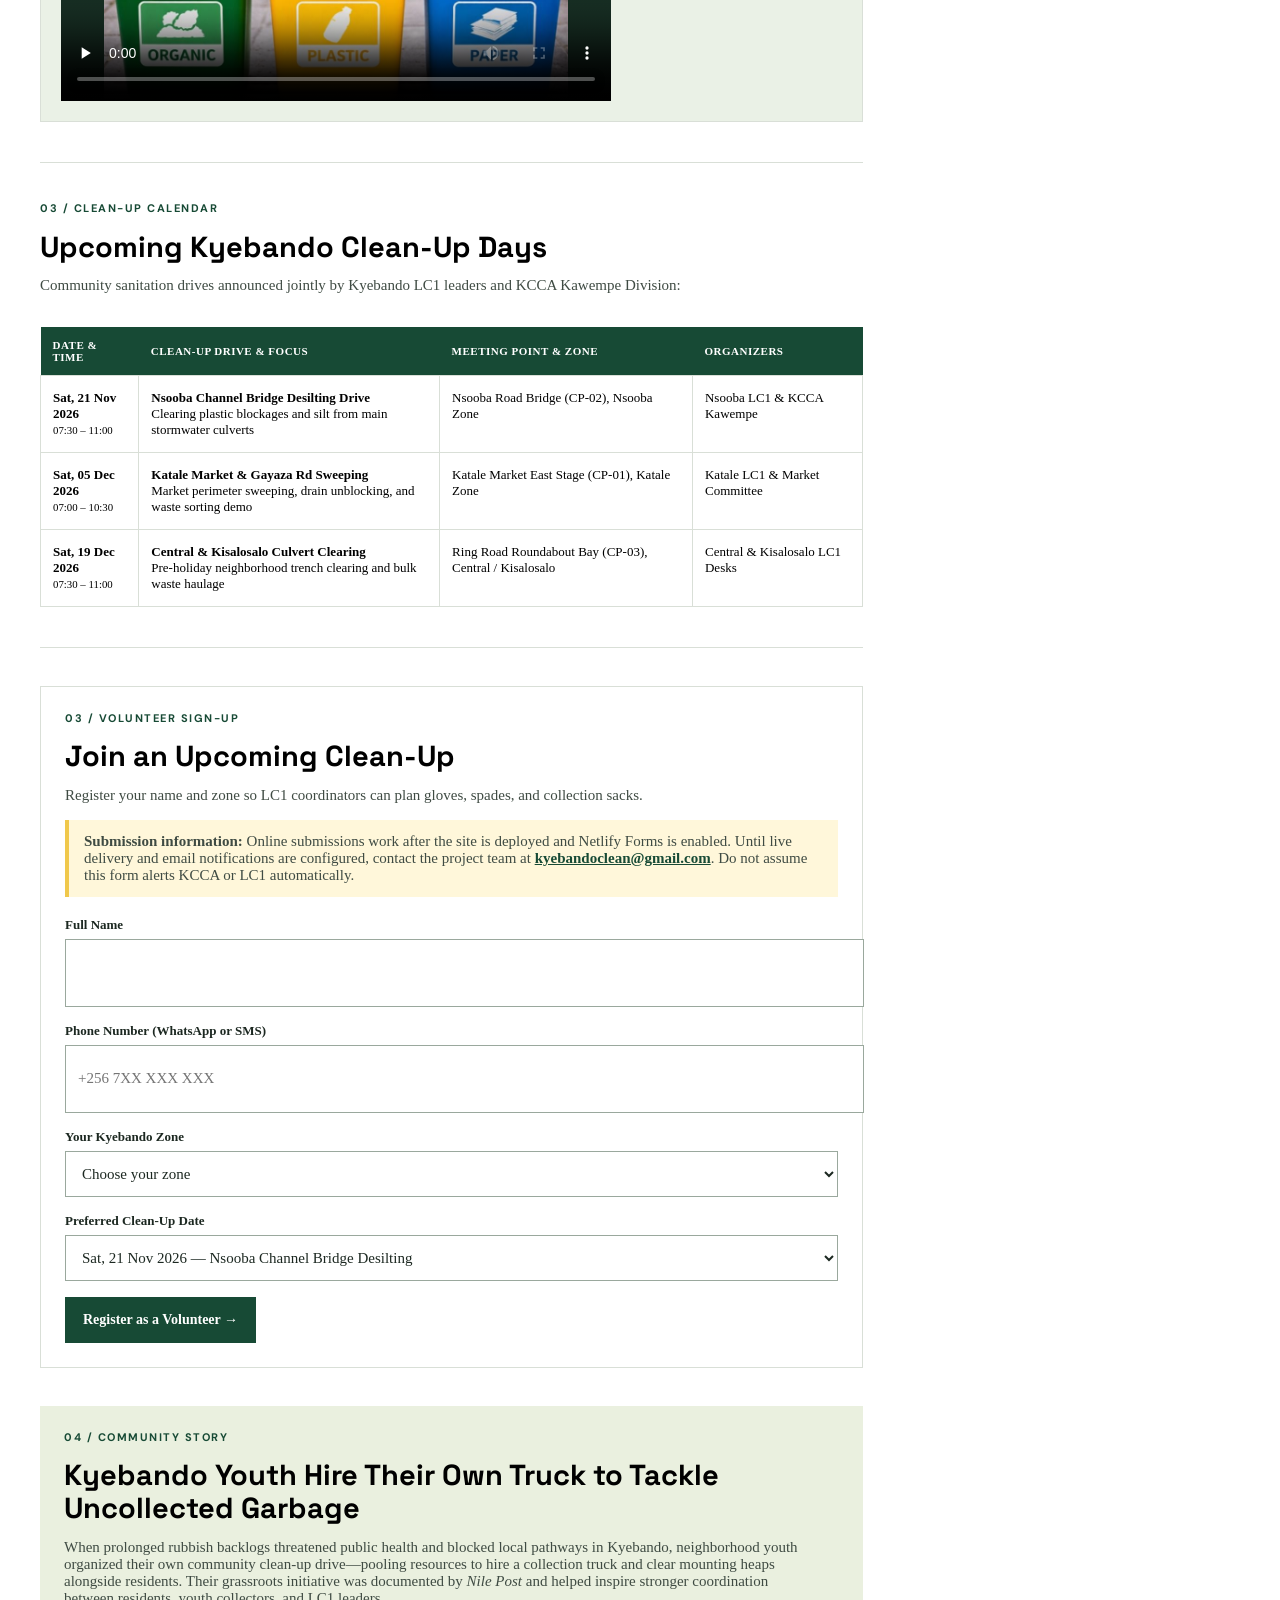
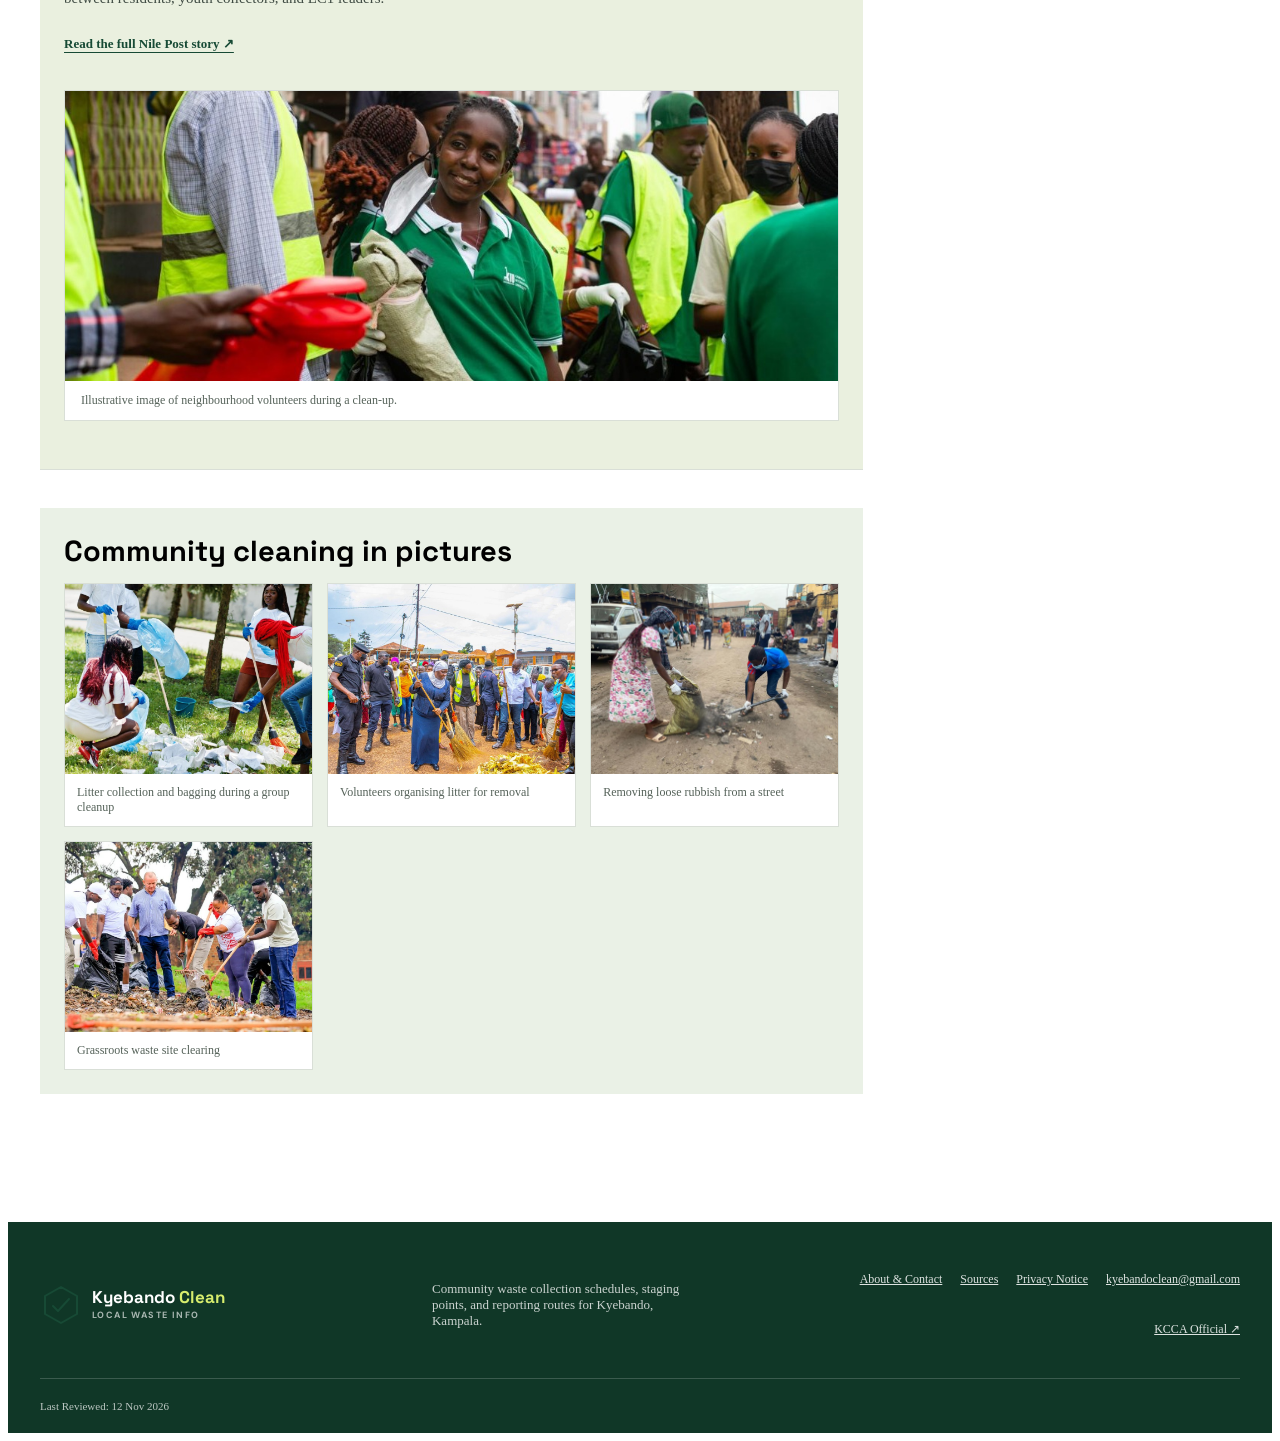
<file: community.html>
<!DOCTYPE html>
<html lang="en">
<head>
<meta charset="utf-8"/>
<meta content="width=device-width, initial-scale=1" name="viewport"/>
<meta content="#174a35" name="theme-color"/>
<meta content="Organic vs inorganic waste sorting chart, home composting tips, upcoming Kyebando clean-up calendar, and volunteer sign-up." name="description"/>
<title>Sort &amp; Get Involved | Kyebando Clean</title>
<link href="https://fonts.googleapis.com" rel="preconnect"/>
<link crossorigin="" href="https://fonts.gstatic.com" rel="preconnect"/>
<link href="https://fonts.googleapis.com/css2?family=DM+Sans:wght@400;500;600;700&amp;family=Space+Grotesk:wght@500;600;700&amp;display=swap" rel="stylesheet"/>
<link href="css/style.css" rel="stylesheet"/>
<link href="assets/favicon.svg" rel="icon" type="image/svg+xml"/></head>
<body data-page="community">
<a class="skip-link" href="#main">Skip to content</a>
<header class="site-header">
<div class="header-inner">
<a aria-label="Kyebando Clean home" class="brand" href="index.html">
<span class="brand-mark">
<svg fill="none" height="42" stroke="currentColor" stroke-linecap="round" stroke-linejoin="round" stroke-width="2" viewbox="0 0 42 42" width="42"><path d="M21 3 37 12v18L21 39 5 30V12L21 3Z"></path><path d="m13 22 5 5 11-12"></path></svg>
</span>
<span class="brand-name">Kyebando <b>Clean</b><small>LOCAL WASTE INFO</small></span>
</a>
<nav aria-label="Main navigation" class="primary-nav desktop-nav" id="primary-nav">
<a href="index.html">Home</a>
<a href="schedule-points.html">Schedule &amp; points</a>
<a href="collectors.html">Collectors</a>
<a aria-current="page" href="community.html">Sort &amp; get involved</a>
<a href="about.html">About &amp; contact</a>
<a class="nav-report" href="report.html">Report a problem</a>
</nav><details class="nav-drawer mobile-nav">
<summary aria-label="Toggle navigation menu" class="menu-toggle">Menu</summary>
<nav aria-label="Mobile navigation" class="primary-nav" id="mobile-primary-nav">
<a href="index.html">Home</a>
<a href="schedule-points.html">Schedule &amp; points</a>
<a href="collectors.html">Collectors</a>
<a aria-current="page" href="community.html">Sort &amp; get involved</a>
<a href="about.html">About &amp; contact</a>
<a class="nav-report" href="report.html">Report a problem</a>
</nav>
</details>
</div>
</header>
<main id="main">
<section class="page-hero page-hero-green">
<div class="page-hero-inner">
<p class="eyebrow"><a href="index.html">HOME</a> / SORTING &amp; VOLUNTEERS</p>
<h1>Sort &amp; get <em>involved</em></h1>
<p>Separate organic scraps from dry recyclables at home and join upcoming LC1 and KCCA community clean-up drives in Kyebando.</p>
</section>
<section class="content-layout">
<div class="main-column">
<section class="content-section" id="why-sort">
<p class="eyebrow eyebrow-dark">01 / Waste Sorting Guide</p>
<h2>Why separating organic from inorganic waste matters</h2>
<p>Over 70% of household rubbish in Kampala consists of wet organic peelings and food scraps. When mixed with plastic bottles, polythene bags, and broken glass, wet waste contaminates recyclables, leaks foul leachate onto roads, and clogs Nsooba drainage trenches.</p>
<figure class="sorting-chart-figure">
<img alt="Three open bins illustrating organic, recyclable and other waste separation" loading="lazy" src="assets/three-waste-streams.jpg"/>
<figcaption>International example of separating organic, recyclable and other waste. Labels are in Spanish; these are not Kampala’s official bin colours.</figcaption>
</figure>
<div class="sort-visual">
<article class="sort-panel sort-organic">
<span class="sort-num">BIN 01 / ORGANIC (WET)</span>
<img alt="Person adding vegetable scraps to a wooden compost bin" loading="lazy" src="assets/composting-food-scraps.jpg"/>
<h3>Food &amp; Garden Waste</h3>
<p>Matooke and cassava peelings, vegetable scraps, leftover food, eggshells, tea leaves, and compound leaves.</p>
<span class="sort-foot">Compost at home or tie in a separate wet sack</span>
</article>
<article class="sort-panel sort-dry">
<span class="sort-num">BIN 02 / INORGANIC (DRY)</span>
<img alt="Three separate bins for sorting organic, plastic and paper recyclables" loading="lazy" src="assets/recycling-background.jpg"/>
<h3>Plastics, Metal, Glass &amp; Paper</h3>
<p>Rinsed water bottles, jerrycans, soda cans, scrap metal, clean cardboard boxes, and glass jars.</p>
<span class="sort-foot">Keep dry for local scrap buyers &amp; recyclers</span>
</article>
</div>
<div aria-label="Examples of household waste separation and composting" class="sorting-practical-gallery">
<figure>
<img alt="Open garden compost bin filled with fruit and vegetable peelings, among green plants" decoding="async" loading="lazy" src="assets/compost-bin.jpg"/>
<figcaption><strong>Compost food scraps.</strong> Use a protected and well-managed compost container for suitable fruit and vegetable peelings.</figcaption>
</figure>
<figure>
<img alt="Three separate sorting bins in green, yellow and blue for organic, plastic and paper waste" decoding="async" loading="lazy" src="assets/recycling-background.jpg"/>
<figcaption><strong>Sort into separate containers.</strong> Different bins make sorting easier; colours shown are illustrative and may not match a local authority's scheme.</figcaption>
</figure>
<figure><img alt="Community volunteers with shovels collecting waste near drainage" decoding="async" loading="lazy" src="assets/neighbourhood-drain-cleaning.jpg"/><figcaption>Drainage cleanup illustrates why keeping food waste and plastic out of channels matters.</figcaption></figure></div>
<h3>Practical Home Tips</h3>
<div class="step-row">
<span>01</span>
<p><strong>Composting:</strong> Dig a small covered pit or use a ventilated drum in your compound for matooke peelings and leaves—producing rich garden manure within 6–8 weeks.</p>
</div>
<div class="step-row">
<span>02</span>
<p><strong>Reusing:</strong> Wash and reuse durable plastic jerrycans, glass jars, and woven shopping bags instead of buying single-use polythene <em>kaveera</em>.</p>
</div>
<div class="step-row">
<span>03</span>
<p><strong>Recycling:</strong> Store clean PET plastic bottles and scrap metal in a dry sack to sell or hand over to Kyebando Youth Eco-Collectors and local scrap dealers.</p>
</div>
</section>
<section class="content-section" id="recycling-video">
<p class="eyebrow eyebrow-dark">02 / Recycling in Motion</p>
<h2>Watch recycling materials being processed</h2>
<div class="video-wrap">
<video aria-label="Two-minute video showing a recycling process; audio included" controls="True" playsinline="True" poster="assets/three-waste-streams.jpg" preload="metadata"><source src="assets/Recycling_Video.mp4" type="video/mp4"/>This browser does not support embedded video. <a href="assets/Recycling_Video.mp4">Open the recycling video</a></video>
</div><p class="video-caption">The uploaded video runs for approximately 2 minutes and includes an audio track. It illustrates a recycling process and is not evidence of an operating service or facility in Kyebando.</p>
<details class="video-transcript" id="sorting-reminders"><summary>Read practical household sorting reminders (not a transcript)</summary><ol>
<li>Waste sorting: A cleaner Kyebando starts at home.</li>
<li>Keep organic waste separate: food peelings, leaves and kitchen scraps. Compost where safe.</li>
<li>Sort dry recyclables: keep bottles, paper and cans dry. Bin colours are illustrative only.</li>
<li>Protect the drains: do not leave loose rubbish on the road. Report dumping and blocked channels.</li>
<li>Use your collection window: tie bags and hand them to the truck. Check your zone timetable.</li>
<li>Join a community clean-up: work with neighbours to keep shared spaces clean.</li>
</ol></details><div class="short-video-feature"><h3>Quick 24-second sorting reminder</h3><p>This separate illustrated guide summarises simple household sorting and collection tips.</p><video aria-label="24-second illustrated household sorting reminder with on-screen text" controls="True" playsinline="True" poster="assets/recycling-background.jpg" preload="none"><source src="assets/kyebando-sorting-guide.mp4" type="video/mp4"/></video></div></section>
<section class="content-section" id="cleanup-calendar">
<p class="eyebrow eyebrow-dark">03 / Clean-Up Calendar</p>
<h2>Upcoming Kyebando Clean-Up Days</h2>
<p>Community sanitation drives announced jointly by Kyebando LC1 leaders and KCCA Kawempe Division:</p>
<div class="table-scroll">
<table class="data-table">
<thead>
<tr>
<th scope="col">Date &amp; Time</th>
<th scope="col">Clean-Up Drive &amp; Focus</th>
<th scope="col">Meeting Point &amp; Zone</th>
<th scope="col">Organizers</th>
</tr>
</thead>
<tbody>
<tr>
<td><strong>Sat, 21 Nov 2026</strong><br/><small>07:30 – 11:00</small></td>
<td><strong>Nsooba Channel Bridge Desilting Drive</strong><br/>Clearing plastic blockages and silt from main stormwater culverts</td>
<td>Nsooba Road Bridge (CP-02), Nsooba Zone</td>
<td>Nsooba LC1 &amp; KCCA Kawempe</td>
</tr>
<tr>
<td><strong>Sat, 05 Dec 2026</strong><br/><small>07:00 – 10:30</small></td>
<td><strong>Katale Market &amp; Gayaza Rd Sweeping</strong><br/>Market perimeter sweeping, drain unblocking, and waste sorting demo</td>
<td>Katale Market East Stage (CP-01), Katale Zone</td>
<td>Katale LC1 &amp; Market Committee</td>
</tr>
<tr>
<td><strong>Sat, 19 Dec 2026</strong><br/><small>07:30 – 11:00</small></td>
<td><strong>Central &amp; Kisalosalo Culvert Clearing</strong><br/>Pre-holiday neighborhood trench clearing and bulk waste haulage</td>
<td>Ring Road Roundabout Bay (CP-03), Central / Kisalosalo</td>
<td>Central &amp; Kisalosalo LC1 Desks</td>
</tr>
</tbody>
</table>
</div>
</section>
<section class="content-section form-section" id="volunteer-form">
<p class="eyebrow eyebrow-dark">03 / Volunteer Sign-Up</p>
<h2>Join an Upcoming Clean-Up</h2>
<p>Register your name and zone so LC1 coordinators can plan gloves, spades, and collection sacks.</p>
<p class="form-notice"><strong>Submission information:</strong> Online submissions work after the site is deployed and Netlify Forms is enabled. Until live delivery and email notifications are configured, contact the project team at <a href="mailto:kyebandoclean@gmail.com">kyebandoclean@gmail.com</a>. Do not assume this form alerts KCCA or LC1 automatically.</p><form action="thanks.html" class="local-form" data-netlify="true" data-netlify-honeypot="bot-field" method="POST" name="volunteer-signup"><input name="form-name" type="hidden" value="volunteer-signup"/><p class="honeypot-field"><label>Leave this field blank: <input autocomplete="off" name="bot-field" tabindex="-1"/></label></p>
<div class="form-field">
<label for="vol-name">Full Name</label>
<input autocomplete="name" id="vol-name" name="volunteer_name" required="" type="text"/>
</div>
<div class="form-field">
<label for="vol-phone">Phone Number (WhatsApp or SMS)</label>
<input autocomplete="tel" id="vol-phone" name="phone" placeholder="+256 7XX XXX XXX" required="" type="tel"/>
</div>
<div class="form-field">
<label for="vol-zone">Your Kyebando Zone</label>
<select id="vol-zone" name="zone" required="">
<option value="">Choose your zone</option>
<option value="katale">Katale Zone</option>
<option value="nsooba">Nsooba Zone</option>
<option value="central">Central Zone</option>
<option value="kisalosalo">Kisalosalo Zone</option>
<option value="erisa-bahai">Erisa Road / Bahai Slope</option>
</select>
</div>
<div class="form-field">
<label for="vol-event">Preferred Clean-Up Date</label>
<select id="vol-event" name="event_date" required="">
<option value="2026-11-21">Sat, 21 Nov 2026 — Nsooba Channel Bridge Desilting</option>
<option value="2026-12-05">Sat, 05 Dec 2026 — Katale Market Sweeping</option>
<option value="2026-12-19">Sat, 19 Dec 2026 — Central / Kisalosalo Culvert Clearing</option>
</select>
</div>
<button class="button button-dark" type="submit">Register as a Volunteer →</button>
</form>
</section>
<section class="content-section story-section" id="youth-story">
<p class="eyebrow eyebrow-dark">04 / Community Story</p>
<h2>Kyebando Youth Hire Their Own Truck to Tackle Uncollected Garbage</h2>
<p>When prolonged rubbish backlogs threatened public health and blocked local pathways in Kyebando, neighborhood youth organized their own community clean-up drive—pooling resources to hire a collection truck and clear mounting heaps alongside residents. Their grassroots initiative was documented by <em>Nile Post</em> and helped inspire stronger coordination between residents, youth collectors, and LC1 leaders.</p>
<a class="text-link" href="https://nilepost.co.ug/health/277469/kyebando-residents-raise-alarm-over-garbage-crisis-and-health-threats" rel="noopener noreferrer" target="_blank">Read the full Nile Post story ↗</a>
<figure class="photo-feature narrow-photo"><img alt="Community volunteers with collected rubbish bags during a street cleanup" decoding="async" loading="lazy" src="assets/community-cleanup-team.jpg"/><figcaption>Illustrative image of neighbourhood volunteers during a clean-up.</figcaption></figure></section><section aria-labelledby="community-photo-wall-heading" class="community-photo-wall"><h3 id="community-photo-wall-heading">Community cleaning in pictures</h3><div class="community-photo-wall-grid"><figure><img alt="Group of people wearing gloves cleaning plastic litter from grass" decoding="async" loading="lazy" src="assets/volunteer-litter-pickup.jpg"/><figcaption>Litter collection and bagging during a group cleanup</figcaption></figure><figure><img alt="Group with rakes and rubbish bags doing a community cleanup" decoding="async" loading="lazy" src="assets/community-sorting-drive.jpg"/><figcaption>Volunteers organising litter for removal</figcaption></figure><figure><img alt="People clearing a rubbish pile on a neighbourhood street" decoding="async" loading="lazy" src="assets/roadside-cleanup.jpg"/><figcaption>Removing loose rubbish from a street</figcaption></figure><figure><img alt="Volunteers using rakes and shovels to clear an illegal waste dump" decoding="async" loading="lazy" src="assets/volunteers-clearing-dump.jpg"/><figcaption>Grassroots waste site clearing</figcaption></figure></div></section>
</div>
<aside class="side-column">
<div class="side-card side-card-yellow">
<p class="eyebrow">Next Clean-Up</p>
<h3>Sat, 21 Nov 2026</h3>
<p>Nsooba Channel Bridge desilting drive starts at 07:30 AM. Protective gloves and sacks provided at CP-02.</p>
<a class="button button-dark button-full" href="#volunteer-form">Sign up now →</a>
</div>
<div class="side-card">
<p class="eyebrow eyebrow-dark">Know Your Truck Day</p>
<h3>Bring sorted sacks on time</h3>
<p>Check your zone's exact morning collection window before placing bags at a staging point.</p>
<a class="text-link" href="schedule-points.html">View zone schedules →</a>
</div>
</aside>
</section>
</main>
<footer class="site-footer">
<div class="footer-main">
<a class="brand brand-footer" href="index.html">
<span class="brand-mark">
<svg fill="none" height="42" stroke="currentColor" stroke-linecap="round" stroke-linejoin="round" stroke-width="2" viewbox="0 0 42 42" width="42"><path d="M21 3 37 12v18L21 39 5 30V12L21 3Z"></path><path d="m13 22 5 5 11-12"></path></svg>
</span>
<span class="brand-name">Kyebando <b>Clean</b><small>LOCAL WASTE INFO</small></span>
</a>
<p>Community waste collection schedules, staging points, and reporting routes for Kyebando, Kampala.</p>
<div class="footer-links">
<a href="about.html">About &amp; Contact</a>
<a href="about.html#sources">Sources</a>
<a href="about.html#privacy">Privacy Notice</a>
<a href="mailto:kyebandoclean@gmail.com">kyebandoclean@gmail.com</a>
<a href="https://www.kcca.go.ug/" rel="noopener noreferrer" target="_blank">KCCA Official ↗</a>
</div>
</div>
<div class="footer-bottom">
<span>Last Reviewed: 12 Nov 2026</span>
</div>
</footer>
</body>
</html>
</file>
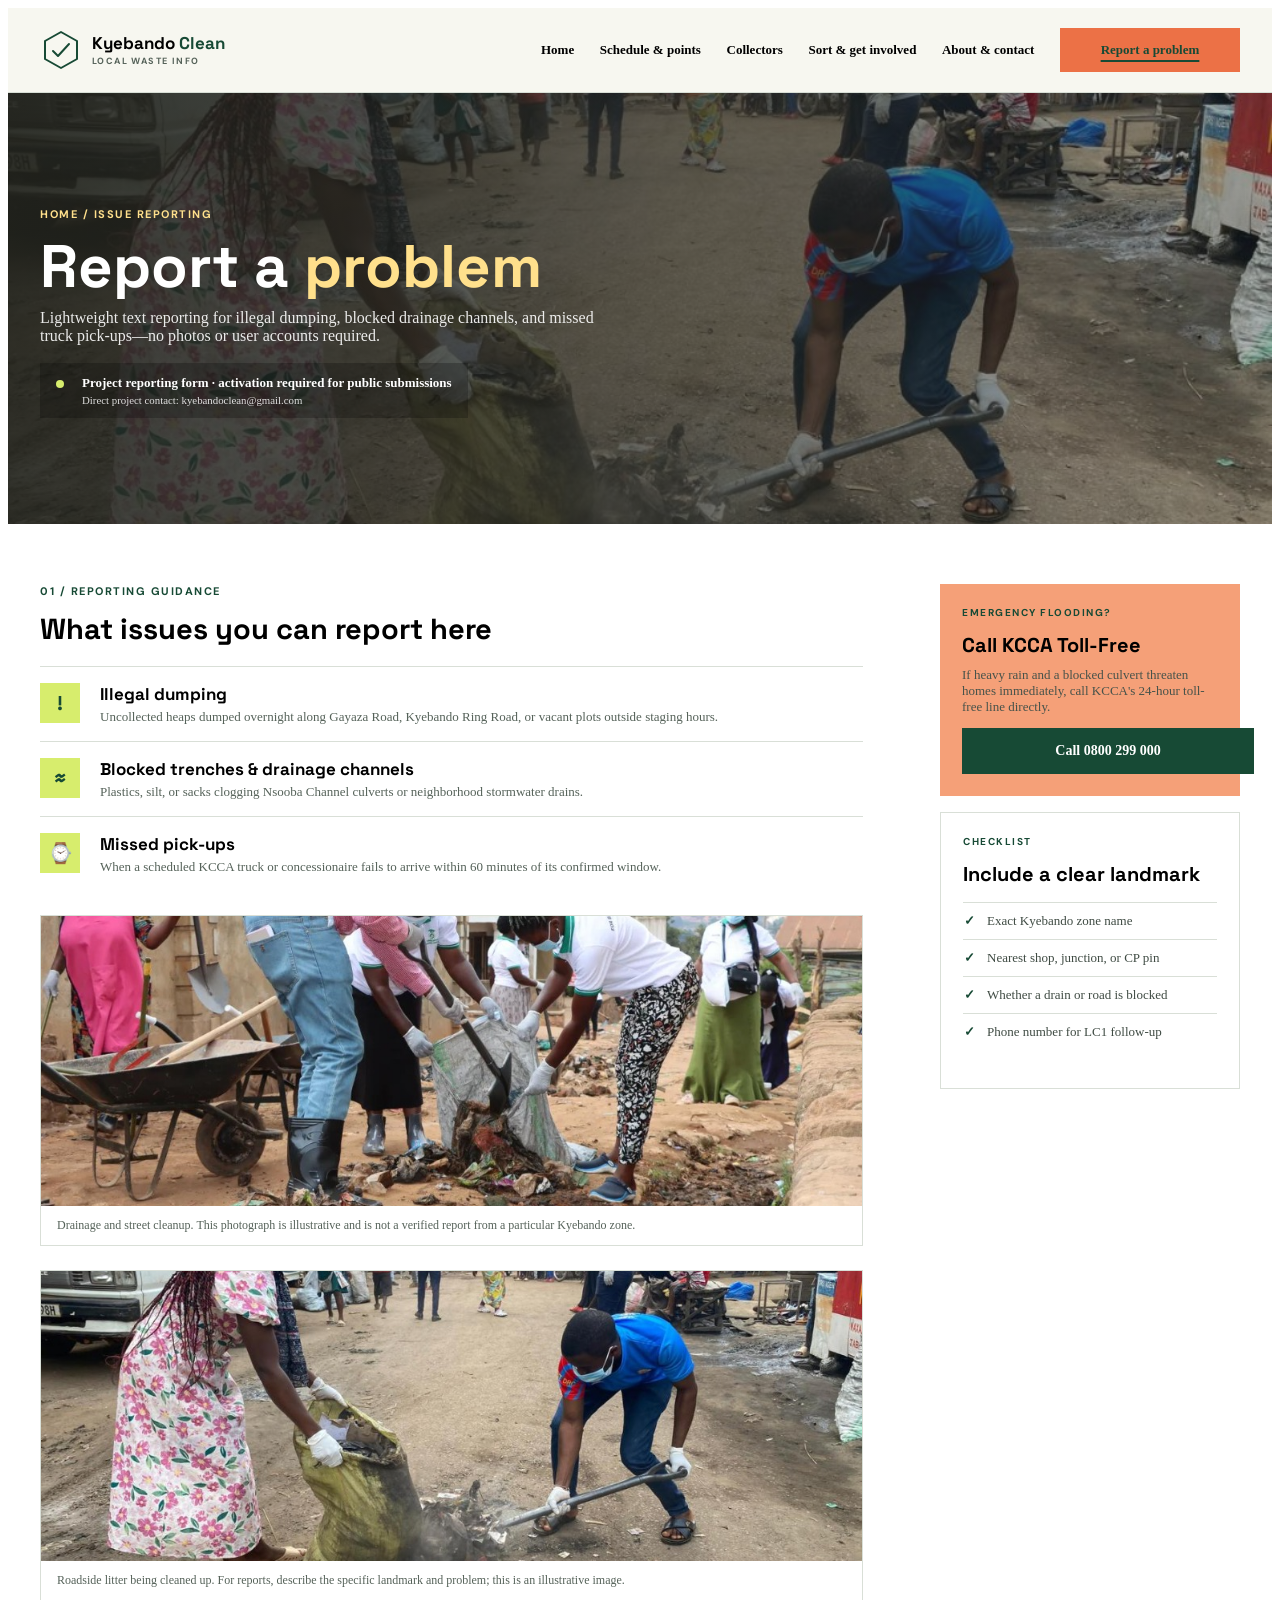
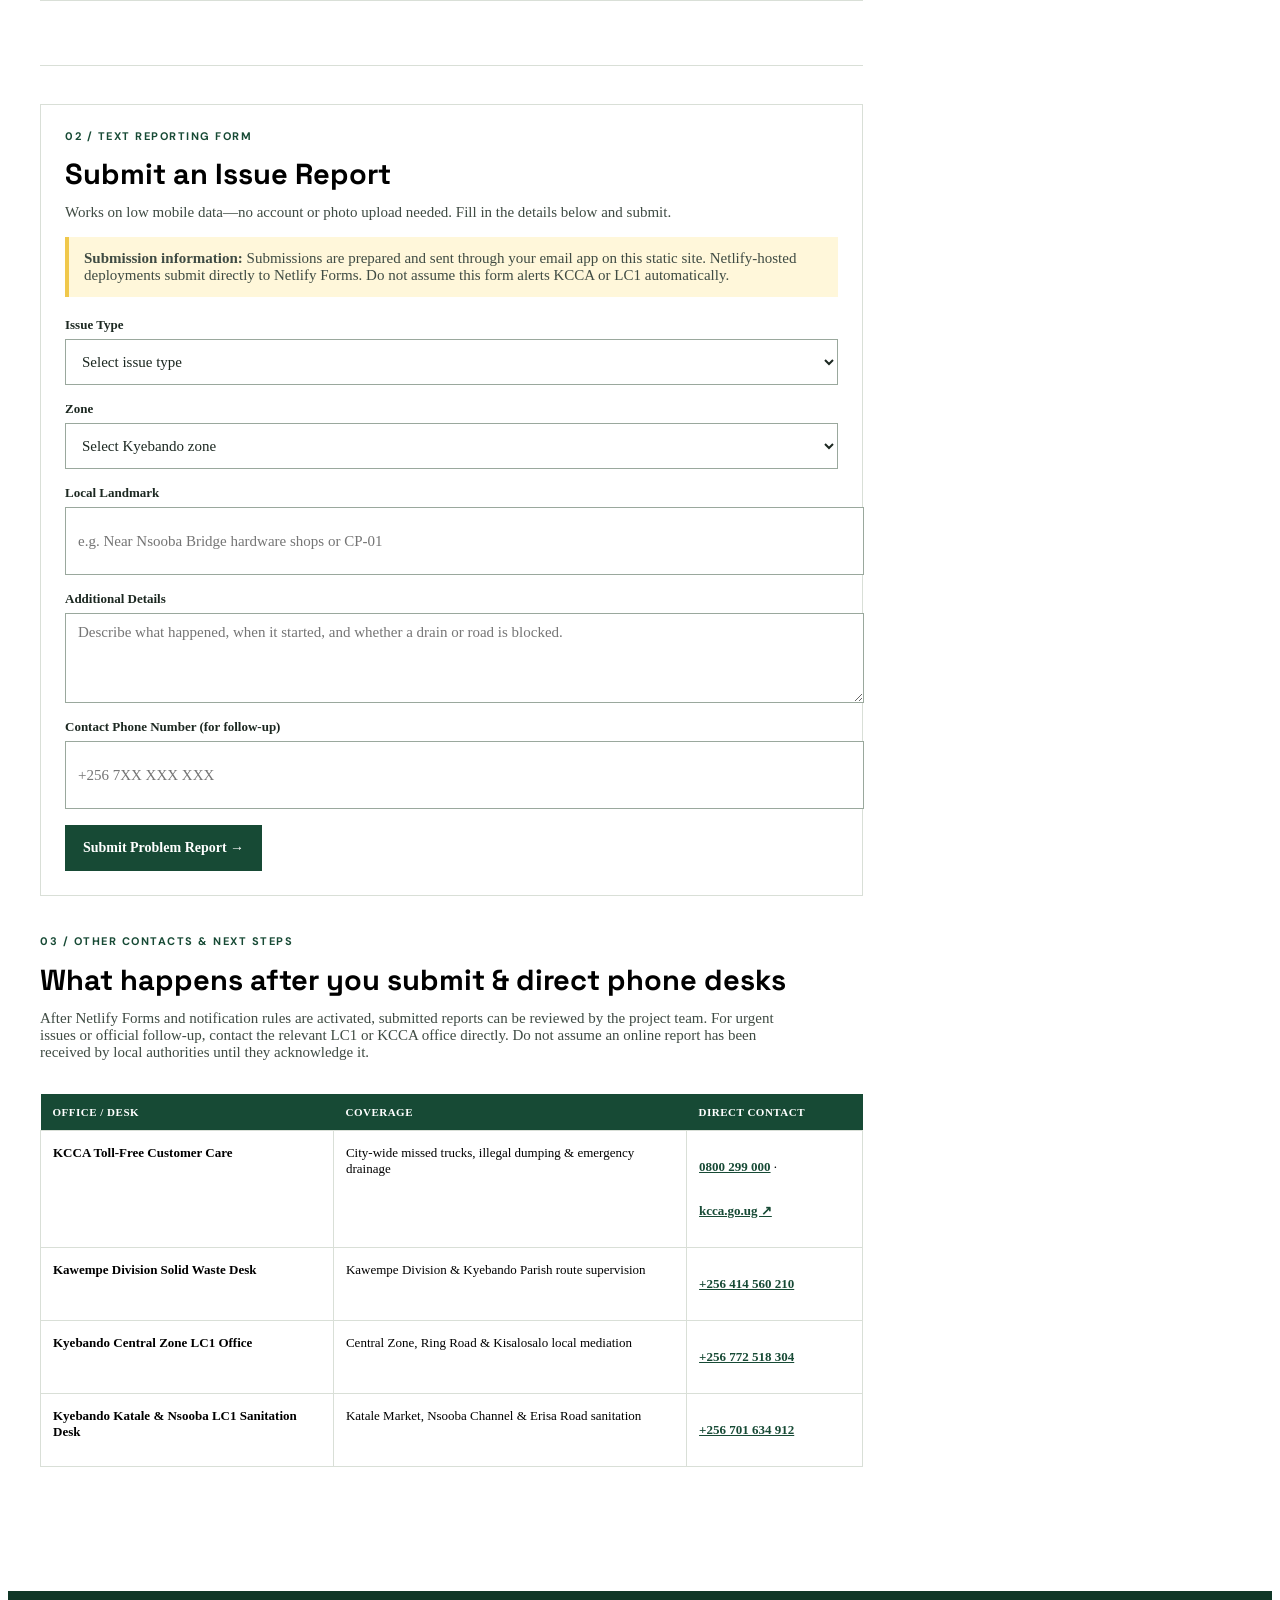
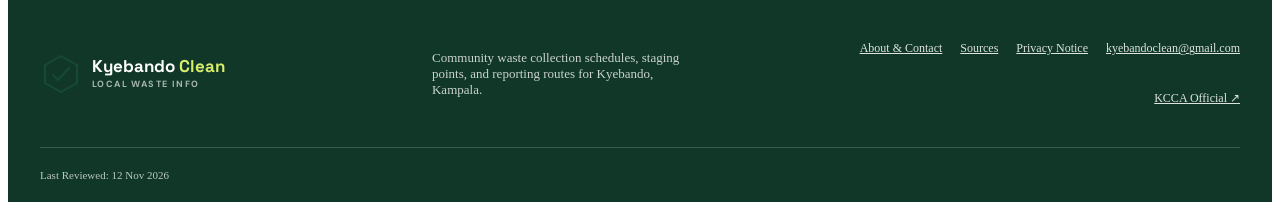
<file: report.html>
<!DOCTYPE html>
<html lang="en">
<head>
<meta charset="utf-8"/>
<meta content="width=device-width, initial-scale=1" name="viewport"/>
<meta content="#174a35" name="theme-color"/>
<meta content="Report illegal dumping, blocked drainage trenches, or missed rubbish pick-ups in Kyebando without needing an account or photo upload." name="description"/>
<title>Report a Problem | Kyebando Clean</title>
<link href="https://fonts.googleapis.com" rel="preconnect"/>
<link crossorigin="" href="https://fonts.gstatic.com" rel="preconnect"/>
<link href="https://fonts.googleapis.com/css2?family=DM+Sans:wght@400;500;600;700&amp;family=Space+Grotesk:wght@500;600;700&amp;display=swap" rel="stylesheet"/>
<link href="css/style.css" rel="stylesheet"/>
<link href="assets/favicon.svg" rel="icon" type="image/svg+xml"/></head>
<body data-page="report">
<a class="skip-link" href="#main">Skip to content</a>
<header class="site-header">
<div class="header-inner">
<a aria-label="Kyebando Clean home" class="brand" href="index.html">
<span class="brand-mark">
<svg fill="none" height="42" stroke="currentColor" stroke-linecap="round" stroke-linejoin="round" stroke-width="2" viewbox="0 0 42 42" width="42"><path d="M21 3 37 12v18L21 39 5 30V12L21 3Z"></path><path d="m13 22 5 5 11-12"></path></svg>
</span>
<span class="brand-name">Kyebando <b>Clean</b><small>LOCAL WASTE INFO</small></span>
</a>
<nav aria-label="Main navigation" class="primary-nav desktop-nav" id="primary-nav">
<a href="index.html">Home</a>
<a href="schedule-points.html">Schedule &amp; points</a>
<a href="collectors.html">Collectors</a>
<a href="community.html">Sort &amp; get involved</a>
<a href="about.html">About &amp; contact</a>
<a aria-current="page" class="nav-report" href="report.html">Report a problem</a>
</nav><details class="nav-drawer mobile-nav">
<summary aria-label="Toggle navigation menu" class="menu-toggle">Menu</summary>
<nav aria-label="Mobile navigation" class="primary-nav" id="mobile-primary-nav">
<a href="index.html">Home</a>
<a href="schedule-points.html">Schedule &amp; points</a>
<a href="collectors.html">Collectors</a>
<a href="community.html">Sort &amp; get involved</a>
<a href="about.html">About &amp; contact</a>
<a aria-current="page" class="nav-report" href="report.html">Report a problem</a>
</nav>
</details>
</div>
</header>
<main id="main">
<section class="page-hero page-hero-orange">
<div class="page-hero-inner">
<p class="eyebrow"><a href="index.html">HOME</a> / ISSUE REPORTING</p>
<h1>Report a <em>problem</em></h1>
<p>Lightweight text reporting for illegal dumping, blocked drainage channels, and missed truck pick-ups—no photos or user accounts required.</p>
<div class="confirmation-banner">
<span aria-hidden="true" class="status-pip"></span>
<span>
<strong>Project reporting form · activation required for public submissions</strong>
<small>Direct project contact: kyebandoclean@gmail.com</small>
</span>
</div>
</section>
<section class="content-layout">
<div class="main-column">
<section class="content-section">
<p class="eyebrow eyebrow-dark">01 / Reporting Guidance</p>
<h2>What issues you can report here</h2>
<div class="report-types">
<article>
<span aria-hidden="true" class="report-icon">!</span>
<div>
<h3>Illegal dumping</h3>
<p>Uncollected heaps dumped overnight along Gayaza Road, Kyebando Ring Road, or vacant plots outside staging hours.</p>
</div>
</article>
<article>
<span aria-hidden="true" class="report-icon">≈</span>
<div>
<h3>Blocked trenches &amp; drainage channels</h3>
<p>Plastics, silt, or sacks clogging Nsooba Channel culverts or neighborhood stormwater drains.</p>
</div>
</article>
<article>
<span aria-hidden="true" class="report-icon">⌚</span>
<div>
<h3>Missed pick-ups</h3>
<p>When a scheduled KCCA truck or concessionaire fails to arrive within 60 minutes of its confirmed window.</p>
</div>
</article>
</div><figure class="photo-feature narrow-photo"><img alt="People wearing gloves shovelling garbage beside a drainage channel" decoding="async" loading="lazy" src="assets/neighbourhood-drain-cleaning.jpg"/><figcaption>Drainage and street cleanup. This photograph is illustrative and is not a verified report from a particular Kyebando zone.</figcaption></figure><figure class="photo-feature narrow-photo"><img alt="Two people removing litter and debris from a street with a shovel and sack" decoding="async" loading="lazy" src="assets/roadside-cleanup.jpg"/><figcaption>Roadside litter being cleaned up. For reports, describe the specific landmark and problem; this is an illustrative image.</figcaption></figure>
</section>
<section class="content-section form-section" id="report-form">
<p class="eyebrow eyebrow-dark">02 / Text Reporting Form</p>
<h2>Submit an Issue Report</h2>
<p>Works on low mobile data—no account or photo upload needed. Fill in the details below and submit.</p>
<p class="form-notice"><strong>Submission information:</strong> Submissions are prepared and sent through your email app on this static site. Netlify-hosted deployments submit directly to Netlify Forms. Do not assume this form alerts KCCA or LC1 automatically.</p><form action="thanks.html" class="local-form" data-netlify="true" data-netlify-honeypot="bot-field" id="problem-report-form" method="POST" name="problem-report"><input name="form-name" type="hidden" value="problem-report"/><p class="honeypot-field"><label>Leave this field blank: <input autocomplete="off" name="bot-field" tabindex="-1"/></label></p>
<div class="form-field">
<label for="rep-type">Issue Type</label>
<select id="rep-type" name="issue_type" required="">
<option value="">Select issue type</option>
<option value="illegal-dumping">Illegal dumping</option>
<option value="blocked-trenches">Blocked trenches / drainage channel</option>
<option value="missed-pickup">Missed pick-up</option>
<option value="other">Other sanitation issue</option>
</select>
</div>
<div class="form-field">
<label for="rep-zone">Zone</label>
<select id="rep-zone" name="zone" required="">
<option value="">Select Kyebando zone</option>
<option value="katale">Katale Zone</option>
<option value="nsooba">Nsooba Zone</option>
<option value="central">Central Zone</option>
<option value="kisalosalo">Kisalosalo Zone</option>
<option value="erisa-bahai">Erisa Road / Bahai Slope</option>
</select>
</div>
<div class="form-field">
<label for="rep-landmark">Local Landmark</label>
<input id="rep-landmark" name="landmark" placeholder="e.g. Near Nsooba Bridge hardware shops or CP-01" required="" type="text"/>
</div>
<div class="form-field">
<label for="rep-details">Additional Details</label>
<textarea id="rep-details" maxlength="600" name="details" placeholder="Describe what happened, when it started, and whether a drain or road is blocked." required="" rows="4"></textarea>
</div>
<div class="form-field">
<label for="rep-phone">Contact Phone Number (for follow-up)</label>
<input autocomplete="tel" id="rep-phone" name="phone" placeholder="+256 7XX XXX XXX" required="" type="tel"/>
</div>
<button class="button button-dark" type="submit">Submit Problem Report →</button>
</form>
<p class="target-confirmation" id="report-email-status" role="status" aria-live="polite"></p>
</section>
<section class="content-section" id="contacts-next-steps">
<p class="eyebrow eyebrow-dark">03 / Other Contacts &amp; Next Steps</p>
<h2>What happens after you submit &amp; direct phone desks</h2>
<p>After Netlify Forms and notification rules are activated, submitted reports can be reviewed by the project team. For urgent issues or official follow-up, contact the relevant LC1 or KCCA office directly. Do not assume an online report has been received by local authorities until they acknowledge it.</p>
<div class="table-scroll">
<table class="data-table">
<thead>
<tr>
<th scope="col">Office / Desk</th>
<th scope="col">Coverage</th>
<th scope="col">Direct Contact</th>
</tr>
</thead>
<tbody>
<tr>
<td><strong>KCCA Toll-Free Customer Care</strong></td>
<td>City-wide missed trucks, illegal dumping &amp; emergency drainage</td>
<td><a href="tel:0800299000">0800 299 000</a> · <a href="https://www.kcca.go.ug/" rel="noopener noreferrer" target="_blank">kcca.go.ug ↗</a></td>
</tr>
<tr>
<td><strong>Kawempe Division Solid Waste Desk</strong></td>
<td>Kawempe Division &amp; Kyebando Parish route supervision</td>
<td><a href="tel:+256414560210">+256 414 560 210</a></td>
</tr>
<tr>
<td><strong>Kyebando Central Zone LC1 Office</strong></td>
<td>Central Zone, Ring Road &amp; Kisalosalo local mediation</td>
<td><a href="tel:+256772518304">+256 772 518 304</a></td>
</tr>
<tr>
<td><strong>Kyebando Katale &amp; Nsooba LC1 Sanitation Desk</strong></td>
<td>Katale Market, Nsooba Channel &amp; Erisa Road sanitation</td>
<td><a href="tel:+256701634912">+256 701 634 912</a></td>
</tr>
</tbody>
</table>
</div>
</section>
</div>
<aside class="side-column">
<div class="side-card side-card-orange">
<p class="eyebrow">Emergency Flooding?</p>
<h3>Call KCCA Toll-Free</h3>
<p>If heavy rain and a blocked culvert threaten homes immediately, call KCCA's 24-hour toll-free line directly.</p>
<a class="button button-dark button-full" href="tel:0800299000">Call 0800 299 000</a>
</div>
<div class="side-card">
<p class="eyebrow eyebrow-dark">Checklist</p>
<h3>Include a clear landmark</h3>
<ul class="mini-list">
<li>Exact Kyebando zone name</li>
<li>Nearest shop, junction, or CP pin</li>
<li>Whether a drain or road is blocked</li>
<li>Phone number for LC1 follow-up</li>
</ul>
</div>
</aside>
</section>
</main>
<footer class="site-footer">
<div class="footer-main">
<a class="brand brand-footer" href="index.html">
<span class="brand-mark">
<svg fill="none" height="42" stroke="currentColor" stroke-linecap="round" stroke-linejoin="round" stroke-width="2" viewbox="0 0 42 42" width="42"><path d="M21 3 37 12v18L21 39 5 30V12L21 3Z"></path><path d="m13 22 5 5 11-12"></path></svg>
</span>
<span class="brand-name">Kyebando <b>Clean</b><small>LOCAL WASTE INFO</small></span>
</a>
<p>Community waste collection schedules, staging points, and reporting routes for Kyebando, Kampala.</p>
<div class="footer-links">
<a href="about.html">About &amp; Contact</a>
<a href="about.html#sources">Sources</a>
<a href="about.html#privacy">Privacy Notice</a>
<a href="mailto:kyebandoclean@gmail.com">kyebandoclean@gmail.com</a>
<a href="https://www.kcca.go.ug/" rel="noopener noreferrer" target="_blank">KCCA Official ↗</a>
</div>
</div>
<div class="footer-bottom">
<span>Last Reviewed: 12 Nov 2026</span>
</div>
</footer>
<script>
  const reportForm = document.querySelector("#problem-report-form");
  const reportStatus = document.querySelector("#report-email-status");

  reportForm.addEventListener("submit", (event) => {
    const host = window.location.hostname;
    const isNetlify = host === "localhost" || host === "127.0.0.1" || host.endsWith(".netlify.app");

    if (isNetlify) {
      return;
    }

    event.preventDefault();

    const data = new FormData(reportForm);
    const subject = `Kyebando Clean problem report - ${data.get("issue_type")}`;
    const body = [
      `Issue type: ${data.get("issue_type")}`,
      `Zone: ${data.get("zone")}`,
      `Local landmark: ${data.get("landmark")}`,
      `Details: ${data.get("details")}`,
      `Contact phone: ${data.get("phone")}`
    ].join("\n");

    reportStatus.textContent = "Opening your email app with the report ready to send.";
    reportStatus.style.display = "block";
    window.location.href = `mailto:kyebandoclean@gmail.com?subject=${encodeURIComponent(subject)}&body=${encodeURIComponent(body)}`;
  });
</script>
</body>
</html>
</file>
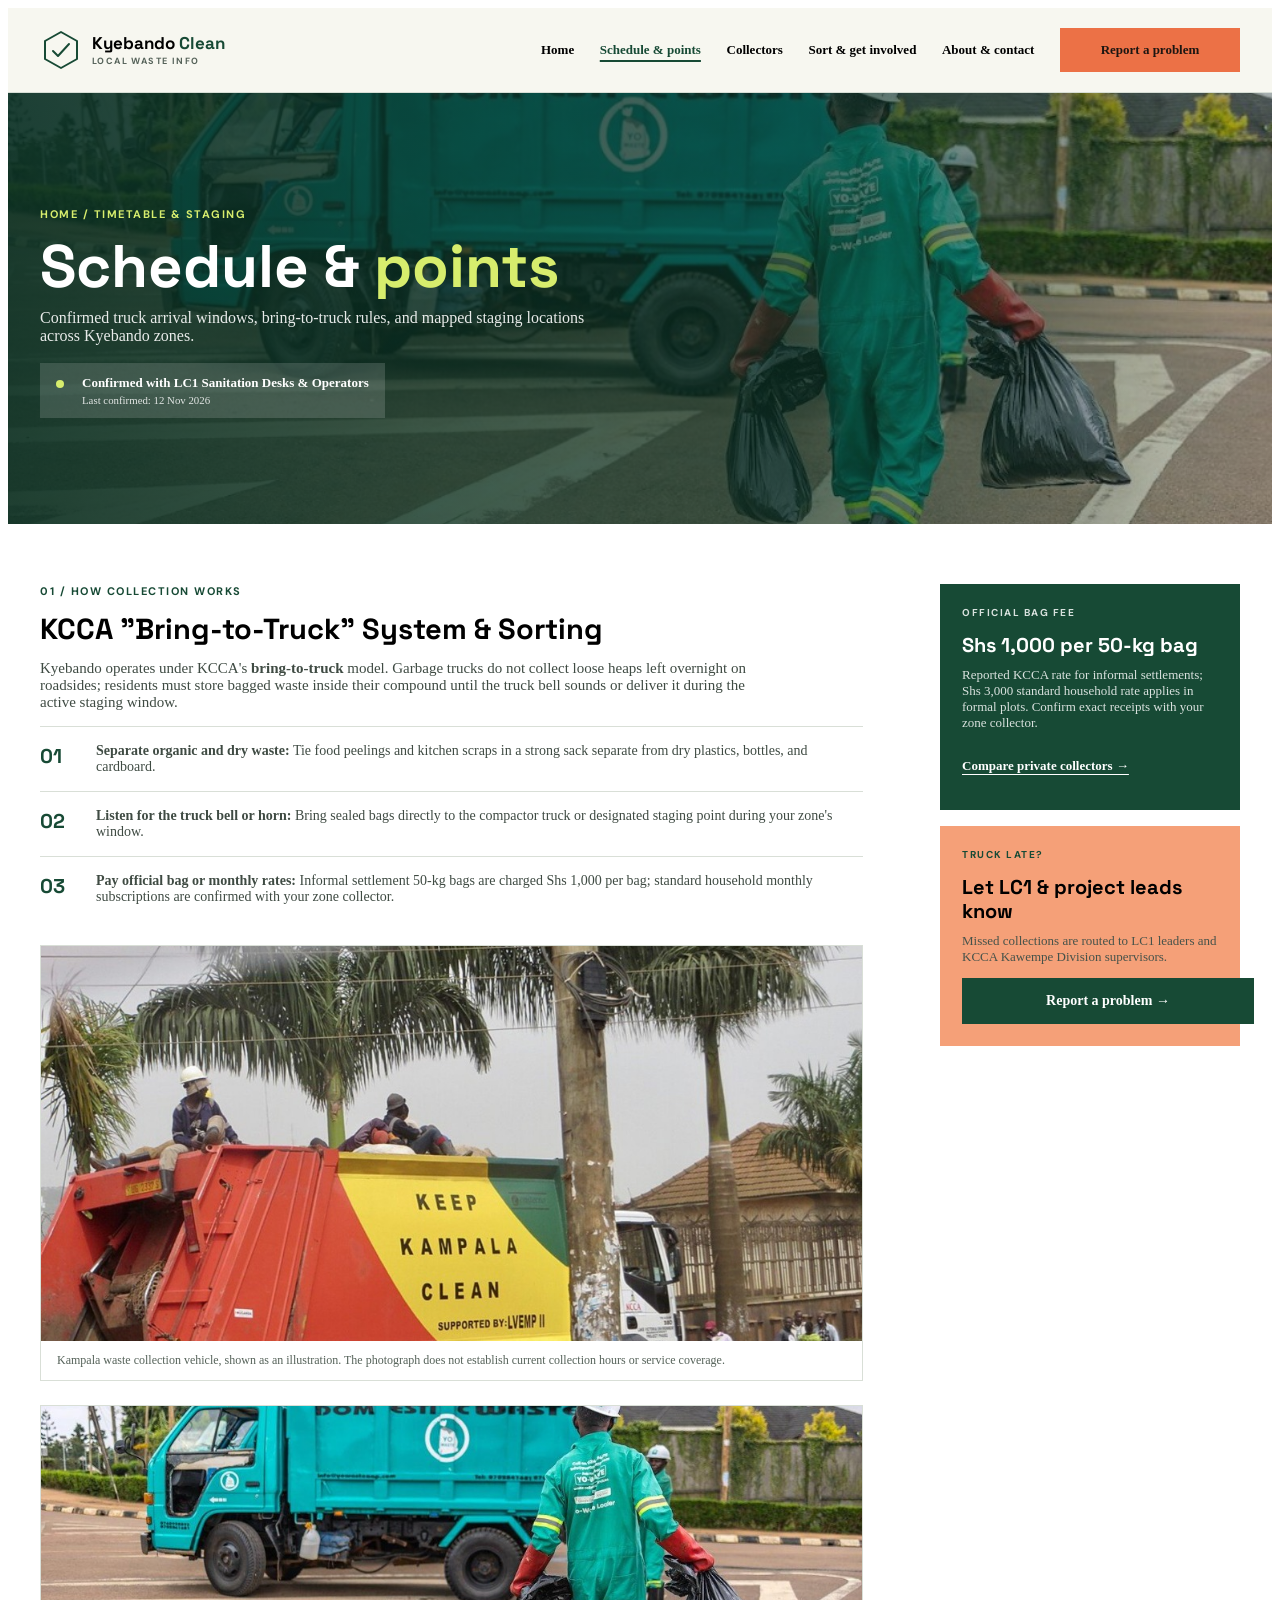
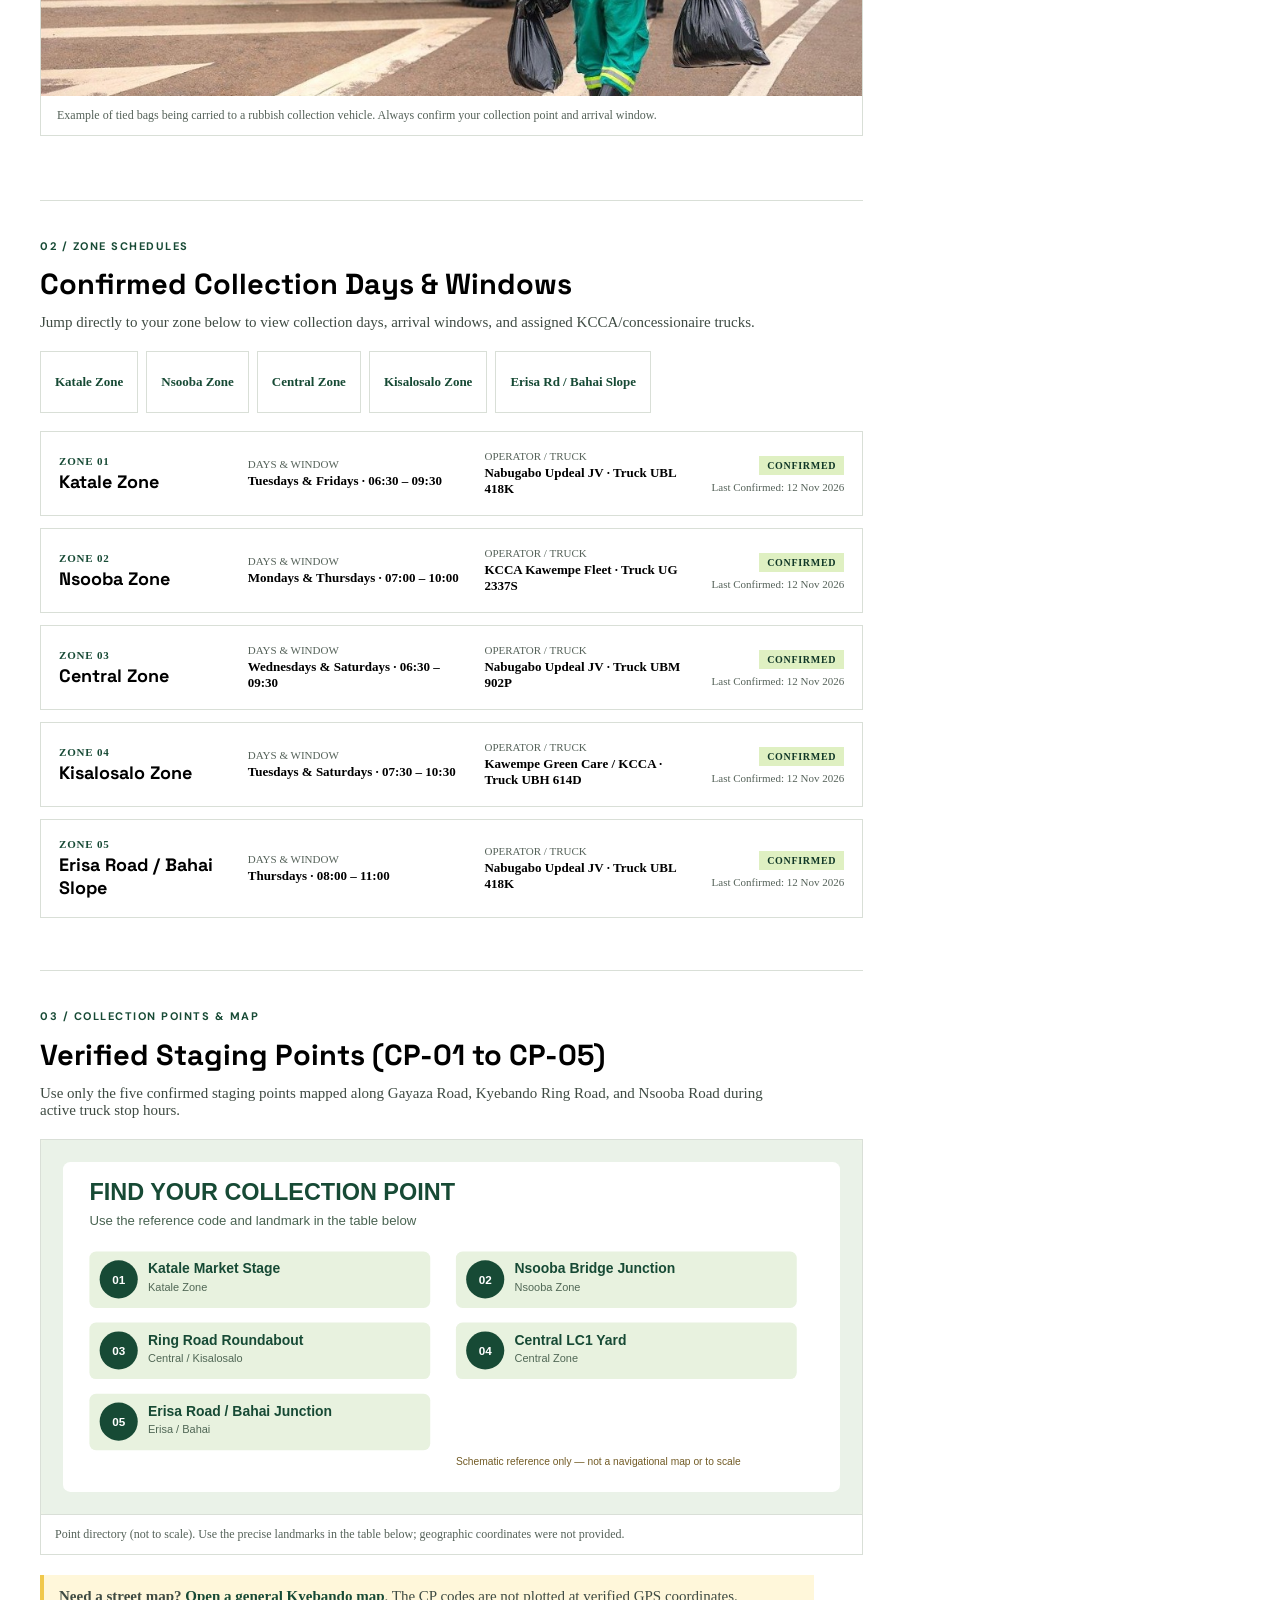
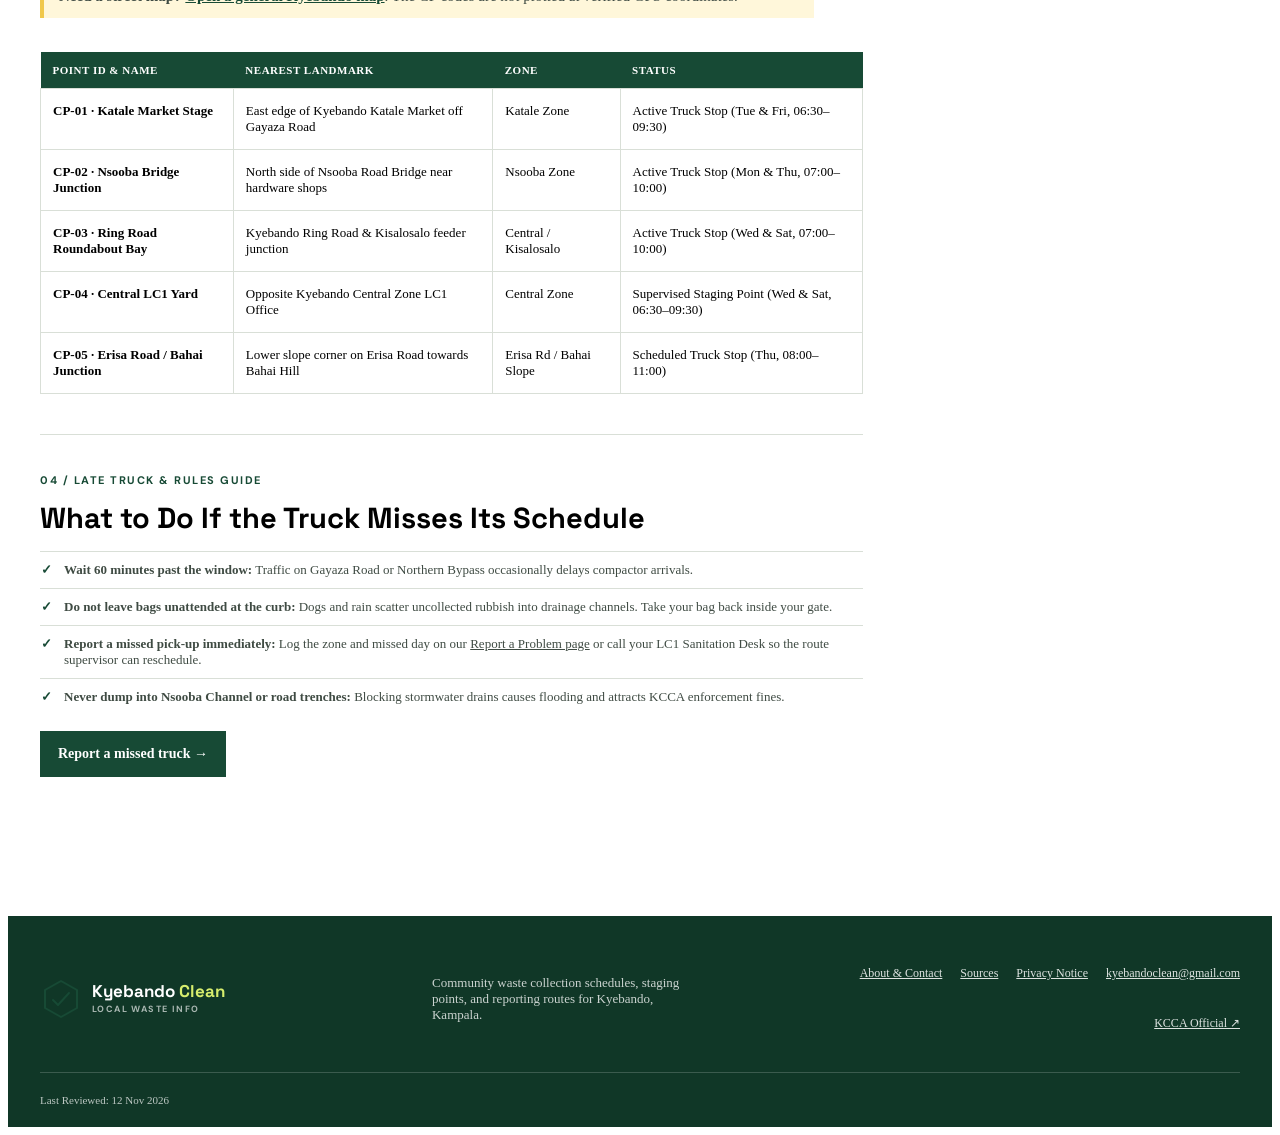
<file: schedule-points.html>
<!DOCTYPE html>
<html lang="en">
<head>
<meta charset="utf-8"/>
<meta content="width=device-width, initial-scale=1" name="viewport"/>
<meta content="#174a35" name="theme-color"/>
<meta content="Confirmed waste collection days, arrival windows, and mapped staging points (CP-01 to CP-05) in Kyebando." name="description"/>
<title>Schedule &amp; Collection Points | Kyebando Clean</title>
<link href="https://fonts.googleapis.com" rel="preconnect"/>
<link crossorigin="" href="https://fonts.gstatic.com" rel="preconnect"/>
<link href="https://fonts.googleapis.com/css2?family=DM+Sans:wght@400;500;600;700&amp;family=Space+Grotesk:wght@500;600;700&amp;display=swap" rel="stylesheet"/>
<link href="css/style.css" rel="stylesheet"/>
<link href="assets/favicon.svg" rel="icon" type="image/svg+xml"/></head>
<body data-page="schedule">
<a class="skip-link" href="#main">Skip to content</a>
<header class="site-header">
<div class="header-inner">
<a aria-label="Kyebando Clean home" class="brand" href="index.html">
<span class="brand-mark">
<svg fill="none" height="42" stroke="currentColor" stroke-linecap="round" stroke-linejoin="round" stroke-width="2" viewbox="0 0 42 42" width="42"><path d="M21 3 37 12v18L21 39 5 30V12L21 3Z"></path><path d="m13 22 5 5 11-12"></path></svg>
</span>
<span class="brand-name">Kyebando <b>Clean</b><small>LOCAL WASTE INFO</small></span>
</a>
<nav aria-label="Main navigation" class="primary-nav desktop-nav" id="primary-nav">
<a href="index.html">Home</a>
<a aria-current="page" href="schedule-points.html">Schedule &amp; points</a>
<a href="collectors.html">Collectors</a>
<a href="community.html">Sort &amp; get involved</a>
<a href="about.html">About &amp; contact</a>
<a class="nav-report" href="report.html">Report a problem</a>
</nav><details class="nav-drawer mobile-nav">
<summary aria-label="Toggle navigation menu" class="menu-toggle">Menu</summary>
<nav aria-label="Mobile navigation" class="primary-nav" id="mobile-primary-nav">
<a href="index.html">Home</a>
<a aria-current="page" href="schedule-points.html">Schedule &amp; points</a>
<a href="collectors.html">Collectors</a>
<a href="community.html">Sort &amp; get involved</a>
<a href="about.html">About &amp; contact</a>
<a class="nav-report" href="report.html">Report a problem</a>
</nav>
</details>
</div>
</header>
<main id="main">
<section class="page-hero page-hero-green">
<div class="page-hero-inner">
<p class="eyebrow"><a href="index.html">HOME</a> / TIMETABLE &amp; STAGING</p>
<h1>Schedule &amp; <em>points</em></h1>
<p>Confirmed truck arrival windows, bring-to-truck rules, and mapped staging locations across Kyebando zones.</p>
<div class="confirmation-banner">
<span aria-hidden="true" class="status-pip"></span>
<span>
<strong>Confirmed with LC1 Sanitation Desks &amp; Operators</strong>
<small>Last confirmed: 12 Nov 2026</small>
</span>
</div>
</section>
<section class="content-layout">
<div class="main-column">
<section class="content-section" id="how-it-works">
<p class="eyebrow eyebrow-dark">01 / How Collection Works</p>
<h2>KCCA "Bring-to-Truck" System &amp; Sorting</h2>
<p>Kyebando operates under KCCA's <strong>bring-to-truck</strong> model. Garbage trucks do not collect loose heaps left overnight on roadsides; residents must store bagged waste inside their compound until the truck bell sounds or deliver it during the active staging window.</p>
<div class="step-row">
<span>01</span>
<p><strong>Separate organic and dry waste:</strong> Tie food peelings and kitchen scraps in a strong sack separate from dry plastics, bottles, and cardboard.</p>
</div>
<div class="step-row">
<span>02</span>
<p><strong>Listen for the truck bell or horn:</strong> Bring sealed bags directly to the compactor truck or designated staging point during your zone's window.</p>
</div>
<div class="step-row">
<span>03</span>
<p><strong>Pay official bag or monthly rates:</strong> Informal settlement 50-kg bags are charged Shs 1,000 per bag; standard household monthly subscriptions are confirmed with your zone collector.</p>
</div>
<figure class="photo-feature"><img alt="Red, yellow and green garbage truck with Keep Kampala Clean sign on a street" decoding="async" loading="lazy" src="assets/kcca-keep-kampala-clean.jpg"/><figcaption>Kampala waste collection vehicle, shown as an illustration. The photograph does not establish current collection hours or service coverage.</figcaption></figure><figure class="photo-feature narrow-photo"><img alt="Worker in teal uniform carrying two rubbish sacks towards a collection truck" decoding="async" loading="lazy" src="assets/collection-worker-teal-truck.jpg"/><figcaption>Example of tied bags being carried to a rubbish collection vehicle. Always confirm your collection point and arrival window.</figcaption></figure></section>
<section class="content-section" id="zone-schedules">
<p class="eyebrow eyebrow-dark">02 / Zone Schedules</p>
<h2>Confirmed Collection Days &amp; Windows</h2>
<p>Jump directly to your zone below to view collection days, arrival windows, and assigned KCCA/concessionaire trucks.</p>
<nav aria-label="Quick zone jump links" class="zone-tabs">
<a href="#katale">Katale Zone</a>
<a href="#nsooba">Nsooba Zone</a>
<a href="#central">Central Zone</a>
<a href="#kisalosalo">Kisalosalo Zone</a>
<a href="#erisa">Erisa Rd / Bahai Slope</a>
</nav>
<div class="zone-table" id="katale">
<div class="zone-name">
<span>ZONE 01</span>
<h3>Katale Zone</h3>
</div>
<div class="zone-detail">
<span>DAYS &amp; WINDOW</span>
<strong>Tuesdays &amp; Fridays · 06:30 – 09:30</strong>
</div>
<div class="zone-detail">
<span>OPERATOR / TRUCK</span>
<strong>Nabugabo Updeal JV · Truck UBL 418K</strong>
</div>
<div class="zone-status">
<span class="status-tag">CONFIRMED</span>
<small>Last Confirmed: 12 Nov 2026</small>
</div>
</div>
<div class="zone-table" id="nsooba">
<div class="zone-name">
<span>ZONE 02</span>
<h3>Nsooba Zone</h3>
</div>
<div class="zone-detail">
<span>DAYS &amp; WINDOW</span>
<strong>Mondays &amp; Thursdays · 07:00 – 10:00</strong>
</div>
<div class="zone-detail">
<span>OPERATOR / TRUCK</span>
<strong>KCCA Kawempe Fleet · Truck UG 2337S</strong>
</div>
<div class="zone-status">
<span class="status-tag">CONFIRMED</span>
<small>Last Confirmed: 12 Nov 2026</small>
</div>
</div>
<div class="zone-table" id="central">
<div class="zone-name">
<span>ZONE 03</span>
<h3>Central Zone</h3>
</div>
<div class="zone-detail">
<span>DAYS &amp; WINDOW</span>
<strong>Wednesdays &amp; Saturdays · 06:30 – 09:30</strong>
</div>
<div class="zone-detail">
<span>OPERATOR / TRUCK</span>
<strong>Nabugabo Updeal JV · Truck UBM 902P</strong>
</div>
<div class="zone-status">
<span class="status-tag">CONFIRMED</span>
<small>Last Confirmed: 12 Nov 2026</small>
</div>
</div>
<div class="zone-table" id="kisalosalo">
<div class="zone-name">
<span>ZONE 04</span>
<h3>Kisalosalo Zone</h3>
</div>
<div class="zone-detail">
<span>DAYS &amp; WINDOW</span>
<strong>Tuesdays &amp; Saturdays · 07:30 – 10:30</strong>
</div>
<div class="zone-detail">
<span>OPERATOR / TRUCK</span>
<strong>Kawempe Green Care / KCCA · Truck UBH 614D</strong>
</div>
<div class="zone-status">
<span class="status-tag">CONFIRMED</span>
<small>Last Confirmed: 12 Nov 2026</small>
</div>
</div>
<div class="zone-table" id="erisa">
<div class="zone-name">
<span>ZONE 05</span>
<h3>Erisa Road / Bahai Slope</h3>
</div>
<div class="zone-detail">
<span>DAYS &amp; WINDOW</span>
<strong>Thursdays · 08:00 – 11:00</strong>
</div>
<div class="zone-detail">
<span>OPERATOR / TRUCK</span>
<strong>Nabugabo Updeal JV · Truck UBL 418K</strong>
</div>
<div class="zone-status">
<span class="status-tag">CONFIRMED</span>
<small>Last Confirmed: 12 Nov 2026</small>
</div>
</div>
</section>
<section class="content-section" id="collection-points">
<p class="eyebrow eyebrow-dark">03 / Collection Points &amp; Map</p>
<h2>Verified Staging Points (CP-01 to CP-05)</h2>
<p>Use only the five confirmed staging points mapped along Gayaza Road, Kyebando Ring Road, and Nsooba Road during active truck stop hours.</p>
<figure class="map-figure"><img alt="Schematic collection point directory for CP-01 to CP-05, labelled by zone and landmark; not a geographic map" loading="lazy" src="assets/collection-points-guide.svg"/>
<figcaption>Point directory (not to scale). Use the precise landmarks in the table below; geographic coordinates were not provided.</figcaption>
</figure><p class="form-notice"><strong>Need a street map?</strong> <a href="https://www.openstreetmap.org/search?query=Kyebando%20Kampala" rel="noopener noreferrer" target="_blank">Open a general Kyebando map</a>. The CP codes are not plotted at verified GPS coordinates.</p>
<div class="table-scroll">
<table class="data-table">
<thead>
<tr>
<th scope="col">Point ID &amp; Name</th>
<th scope="col">Nearest Landmark</th>
<th scope="col">Zone</th>
<th scope="col">Status</th>
</tr>
</thead>
<tbody>
<tr>
<td><strong>CP-01 · Katale Market Stage</strong></td>
<td>East edge of Kyebando Katale Market off Gayaza Road</td>
<td>Katale Zone</td>
<td>Active Truck Stop (Tue &amp; Fri, 06:30–09:30)</td>
</tr>
<tr>
<td><strong>CP-02 · Nsooba Bridge Junction</strong></td>
<td>North side of Nsooba Road Bridge near hardware shops</td>
<td>Nsooba Zone</td>
<td>Active Truck Stop (Mon &amp; Thu, 07:00–10:00)</td>
</tr>
<tr>
<td><strong>CP-03 · Ring Road Roundabout Bay</strong></td>
<td>Kyebando Ring Road &amp; Kisalosalo feeder junction</td>
<td>Central / Kisalosalo</td>
<td>Active Truck Stop (Wed &amp; Sat, 07:00–10:00)</td>
</tr>
<tr>
<td><strong>CP-04 · Central LC1 Yard</strong></td>
<td>Opposite Kyebando Central Zone LC1 Office</td>
<td>Central Zone</td>
<td>Supervised Staging Point (Wed &amp; Sat, 06:30–09:30)</td>
</tr>
<tr>
<td><strong>CP-05 · Erisa Road / Bahai Junction</strong></td>
<td>Lower slope corner on Erisa Road towards Bahai Hill</td>
<td>Erisa Rd / Bahai Slope</td>
<td>Scheduled Truck Stop (Thu, 08:00–11:00)</td>
</tr>
</tbody>
</table>
</div>
</section>
<section class="content-section" id="rules-guide">
<p class="eyebrow eyebrow-dark">04 / Late Truck &amp; Rules Guide</p>
<h2>What to Do If the Truck Misses Its Schedule</h2>
<ul class="check-list">
<li><strong>Wait 60 minutes past the window:</strong> Traffic on Gayaza Road or Northern Bypass occasionally delays compactor arrivals.</li>
<li><strong>Do not leave bags unattended at the curb:</strong> Dogs and rain scatter uncollected rubbish into drainage channels. Take your bag back inside your gate.</li>
<li><strong>Report a missed pick-up immediately:</strong> Log the zone and missed day on our <a href="report.html">Report a Problem page</a> or call your LC1 Sanitation Desk so the route supervisor can reschedule.</li>
<li><strong>Never dump into Nsooba Channel or road trenches:</strong> Blocking stormwater drains causes flooding and attracts KCCA enforcement fines.</li>
</ul>
<p><a class="button button-dark" href="report.html">Report a missed truck →</a></p>
</section>
</div>
<aside class="side-column">
<div class="side-card side-card-green">
<p class="eyebrow">Official Bag Fee</p>
<h3>Shs 1,000 per 50-kg bag</h3>
<p>Reported KCCA rate for informal settlements; Shs 3,000 standard household rate applies in formal plots. Confirm exact receipts with your zone collector.</p>
<a class="text-link light-link" href="collectors.html">Compare private collectors →</a>
</div>
<div class="side-card side-card-orange">
<p class="eyebrow">Truck Late?</p>
<h3>Let LC1 &amp; project leads know</h3>
<p>Missed collections are routed to LC1 leaders and KCCA Kawempe Division supervisors.</p>
<a class="button button-dark button-full" href="report.html">Report a problem →</a>
</div>
</aside>
</section>
</main>
<footer class="site-footer">
<div class="footer-main">
<a class="brand brand-footer" href="index.html">
<span class="brand-mark">
<svg fill="none" height="42" stroke="currentColor" stroke-linecap="round" stroke-linejoin="round" stroke-width="2" viewbox="0 0 42 42" width="42"><path d="M21 3 37 12v18L21 39 5 30V12L21 3Z"></path><path d="m13 22 5 5 11-12"></path></svg>
</span>
<span class="brand-name">Kyebando <b>Clean</b><small>LOCAL WASTE INFO</small></span>
</a>
<p>Community waste collection schedules, staging points, and reporting routes for Kyebando, Kampala.</p>
<div class="footer-links">
<a href="about.html">About &amp; Contact</a>
<a href="about.html#sources">Sources</a>
<a href="about.html#privacy">Privacy Notice</a>
<a href="mailto:kyebandoclean@gmail.com">kyebandoclean@gmail.com</a>
<a href="https://www.kcca.go.ug/" rel="noopener noreferrer" target="_blank">KCCA Official ↗</a>
</div>
</div>
<div class="footer-bottom">
<span>Last Reviewed: 12 Nov 2026</span>
</div>
</footer>
</body>
</html>
</file>
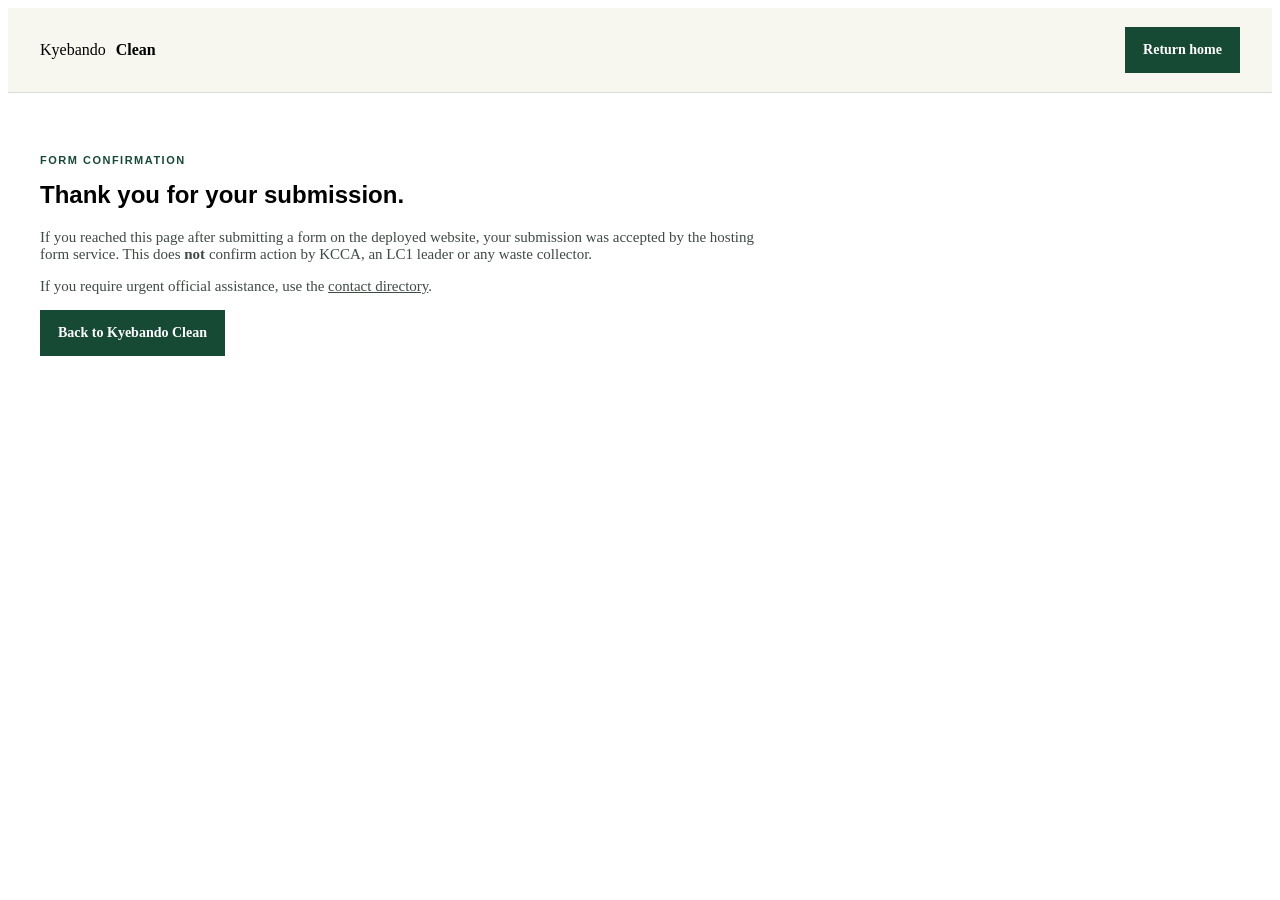
<file: thanks.html>
<!DOCTYPE html><html lang="en"><head><meta charset="utf-8"><meta name="viewport" content="width=device-width,initial-scale=1"><title>Submission Received | Kyebando Clean</title><meta name="robots" content="noindex"><link rel="stylesheet" href="css/style.css"><link rel="icon" href="assets/favicon.svg" type="image/svg+xml"></head><body><header class="site-header"><div class="header-inner"><a class="brand" href="index.html">Kyebando <b>Clean</b></a><a class="button button-dark" href="index.html">Return home</a></div></header><main class="content-layout" style="display:block;min-height:50vh"><section class="content-section"><p class="eyebrow eyebrow-dark">FORM CONFIRMATION</p><h1>Thank you for your submission.</h1><p>If you reached this page after submitting a form on the deployed website, your submission was accepted by the hosting form service. This does <strong>not</strong> confirm action by KCCA, an LC1 leader or any waste collector.</p><p>If you require urgent official assistance, use the <a href="about.html#contact">contact directory</a>.</p><p><a class="button button-dark" href="index.html">Back to Kyebando Clean</a></p></section></main></body></html>
</file>
<file: css/style.css>
:root {
  color-scheme: light;
  --forest: #174a35;
  --forest-deep: #103727;
  --leaf: #d7ed6d;
  --sun: #f0c84b;
  --tangerine: #ec7146;
  --ink: #1c2821;
  --muted: #556259;
  --paper: #f7f7f0;
  --line: #d9dfd7;
  --font-display: "Space Grotesk", "Trebuchet MS", sans-serif;
  --font-body: "DM Sans", "Segoe UI", sans-serif;
}

a {
  color: inherit;
}

button,
input,
textarea,
select {
  font: inherit;
}

button,
a {
  -webkit-tap-highlight-color: transparent;
}

a:focus-visible,
button:focus-visible,
input:focus-visible,
textarea:focus-visible,
select:focus-visible,
summary:focus-visible {
  outline: 3px solid var(--tangerine);
  outline-offset: 3px;
}

.skip-link {
  position: absolute;
  z-index: 20;
  top: 8px;
  left: 8px;
  min-height: 44px;
  padding: 10px 14px;
  transform: translateY(-150%);
  color: #fff;
  background: var(--forest);
  font-weight: 700;
  text-decoration: none;
}

.skip-link:focus {
  transform: none;
}

.site-header {
  position: relative;
  z-index: 10;
  border-bottom: 1px solid rgba(23, 74, 53, .14);
  background: var(--paper);
}

.header-inner {
  width: min(1200px, calc(100% - 48px));
  min-height: 84px;
  margin: auto;
  display: flex;
  align-items: center;
  justify-content: space-between;
  gap: 24px;
}

.brand {
  display: inline-flex;
  align-items: center;
  gap: 10px;
  min-height: 44px;
  text-decoration: none;
  flex: 0 0 auto;
}

.brand-mark {
  width: 42px;
  height: 42px;
  display: grid;
  place-items: center;
  color: var(--forest);
}

.brand-mark svg {
  width: 100%;
  height: 100%;
  display: block;
}

.brand-name {
  font: 700 17px/1 var(--font-display);
}

.brand-name b {
  color: var(--forest);
}

.brand-name small {
  display: block;
  margin-top: 5px;
  color: var(--muted);
  font: 700 9px/1 var(--font-body);
  letter-spacing: 1.4px;
}

.nav-drawer {
  display: contents;
}

.menu-toggle {
  display: none;
  list-style: none;
  cursor: pointer;
}

.menu-toggle::-webkit-details-marker {
  display: none;
}

.primary-nav {
  display: flex;
  align-items: center;
  gap: clamp(14px, 2vw, 28px);
}

.primary-nav a {
  min-height: 44px;
  display: inline-flex;
  align-items: center;
  text-decoration: none;
  font-size: 13px;
  font-weight: 700;
}

.primary-nav a:not(.nav-report):hover,
.primary-nav a[aria-current="page"] {
  color: var(--forest);
  text-decoration: underline;
  text-decoration-thickness: 2px;
  text-underline-offset: 6px;
}

.nav-report {
  min-height: 44px;
  min-width: 148px;
  padding: 0 16px;
  display: inline-flex;
  align-items: center;
  justify-content: center;
  gap: 8px;
  color: #1c1612;
  background: var(--tangerine);
  font-weight: 700;
  white-space: nowrap;
}

.nav-report:hover {
  background: #f1865e;
}

.alert-banner {
  background: var(--forest-deep);
  color: #fff;
  border-bottom: 1px solid rgba(255, 255, 255, .14);
}

.alert-banner-inner {
  width: min(1200px, calc(100% - 48px));
  min-height: 64px;
  margin: auto;
  padding: 10px 0;
  display: flex;
  align-items: center;
  justify-content: space-between;
  gap: 16px;
  flex-wrap: wrap;
}

.alert-banner p {
  margin: 0;
  font-size: 15px;
  font-weight: 600;
}

.hero {
  position: relative;
  min-height: 500px;
  display: grid;
  grid-template-columns: minmax(0, 1fr) minmax(340px, .9fr);
  overflow: hidden;
  background: linear-gradient(rgba(15, 43, 31, .66), rgba(15, 43, 31, .62)), url("../assets/street-waste-cleanup.jpg") center/cover no-repeat;
  color: #fff;
}

.hero-copy {
  position: relative;
  z-index: 1;
  width: min(650px, 100%);
  padding: 68px 40px 64px max(24px, calc((100vw - 1200px) / 2));
  align-self: center;
}

.eyebrow {
  margin: 0 0 14px;
  color: var(--leaf);
  font: 700 11px/1.3 var(--font-body);
  letter-spacing: 1.5px;
  text-transform: uppercase;
}

.eyebrow-dark {
  color: var(--forest);
}

.eyebrow a {
  text-decoration: none;
}

.eyebrow a:hover {
  text-decoration: underline;
}

.eyebrow-dot,
.status-pip {
  width: 8px;
  height: 8px;
  margin-right: 8px;
  display: inline-block;
  border-radius: 50%;
  background: var(--leaf);
  vertical-align: 1px;
}

h1,
h2,
h3,
p {
  margin-top: 0;
}

h1,
h2,
h3 {
  font-family: var(--font-display);
}

.hero h1 {
  margin: 0 0 20px;
  font-size: clamp(44px, 5.6vw, 68px);
  line-height: 1.02;
  font-weight: 600;
}

.hero h1 em,
.page-hero h1 em {
  color: var(--leaf);
  font-style: normal;
}

.hero-intro {
  max-width: 460px;
  margin-bottom: 26px;
  color: rgba(255, 255, 255, .86);
  font-size: 17px;
}

.button {
  min-height: 46px;
  padding: 0 18px;
  display: inline-flex;
  align-items: center;
  justify-content: center;
  gap: 14px;
  border: 0;
  text-decoration: none;
  font-weight: 700;
  font-size: 14px;
  cursor: pointer;
  transition: transform .16s ease, background .16s ease;
}

.button:hover {
  transform: translateY(-2px);
}

.button-lime {
  color: var(--forest-deep);
  background: var(--leaf);
}

.button-lime:hover {
  background: #e2f58a;
}

.button-dark {
  color: #fff;
  background: var(--forest);
}

.button-dark:hover {
  background: var(--forest-deep);
}

.button-outline {
  color: var(--forest);
  border: 1px solid var(--forest);
  background: transparent;
}

.button-outline:hover {
  background: rgba(23, 74, 53, .08);
}

.button-full {
  width: 100%;
}

.hero-note {
  margin: 16px 0 0;
  color: rgba(255, 255, 255, .74);
  font-size: 12px;
}

.hero-visual {
  position: relative;
  min-height: 460px;
  margin: 0;
  overflow: hidden;
  background: linear-gradient(rgba(18, 35, 27, .32), rgba(18, 35, 27, .2)), url("../assets/collection-truck-and-worker.jpg") center/cover no-repeat;
}

.visual-label {
  position: absolute;
  z-index: 2;
  right: 7%;
  bottom: 32px;
  left: 7%;
  display: flex;
  align-items: center;
  gap: 14px;
  color: #fff;
  font-size: 13px;
}

.visual-label-icon {
  width: 38px;
  height: 38px;
  flex: 0 0 auto;
  display: grid;
  place-items: center;
  border: 1px solid rgba(255, 255, 255, .75);
  border-radius: 50%;
  font-size: 18px;
}

.visual-label b {
  display: block;
  margin-top: 2px;
  font: 600 17px var(--font-display);
}

.visual-label small {
  display: block;
  margin-top: 4px;
  font-size: 11px;
  opacity: .88;
}

.trust-strip {
  min-height: 68px;
  padding: 14px max(24px, calc((100vw - 1200px) / 2));
  display: flex;
  align-items: center;
  gap: 10px;
  border-bottom: 1px solid var(--line);
  background: #eaf0df;
}

.trust-strip .status-pip {
  flex: 0 0 auto;
  background: var(--forest);
}

.trust-strip p {
  flex: 1;
  margin: 0;
  color: #2f3d33;
  font-size: 13px;
}

.trust-strip a {
  min-height: 44px;
  display: inline-flex;
  align-items: center;
  color: var(--forest);
  font-size: 13px;
  font-weight: 700;
  white-space: nowrap;
}

.section-wrap {
  width: min(1200px, calc(100% - 48px));
  margin: auto;
}

.home-shortcuts {
  padding: 72px 0 80px;
}

.section-heading {
  margin-bottom: 28px;
  display: flex;
  align-items: end;
  justify-content: space-between;
  gap: 24px;
}

.section-heading h2,
.closing-cta h2 {
  margin: 0;
  font-size: clamp(28px, 3.8vw, 42px);
  line-height: 1.1;
}

.section-aside {
  max-width: 340px;
  margin: 0;
  color: var(--muted);
  font-size: 14px;
}

.shortcut-grid {
  display: grid;
  grid-template-columns: repeat(3, 1fr);
  gap: 16px;
}

.shortcut {
  min-height: 244px;
  padding: 24px;
  display: flex;
  flex-direction: column;
  align-items: flex-start;
  text-decoration: none;
  transition: transform .18s ease;
}

.shortcut:hover {
  transform: translateY(-4px);
}

.shortcut-green {
  color: #fff;
  background: var(--forest);
}

.shortcut-yellow {
  color: var(--ink);
  background: var(--sun);
}

.shortcut-orange {
  color: var(--ink);
  background: #f5a078;
}

.shortcut-number {
  font-size: 10px;
  font-weight: 700;
  letter-spacing: 1.2px;
}

.shortcut-icon {
  min-height: 48px;
  margin-top: 12px;
  font-size: 34px;
  line-height: 1;
}

.shortcut h3 {
  margin: 0 0 10px;
  font-size: 22px;
  line-height: 1.15;
}

.shortcut p {
  margin: 0 0 18px;
  font-size: 13px;
  opacity: .88;
}

.shortcut-link {
  margin-top: auto;
  display: flex;
  justify-content: space-between;
  width: 100%;
  font-size: 13px;
  font-weight: 700;
}

.notice-band {
  color: #fff;
  background: #263d31;
}

.notice-inner {
  width: min(1200px, calc(100% - 48px));
  margin: auto;
  padding: 68px 0 74px;
  display: grid;
  grid-template-columns: .78fr 1.22fr;
  gap: 8%;
}

.notice-title h2 {
  margin: 0 0 14px;
  font-size: 36px;
  line-height: 1.08;
}

.notice-title>p:not(.eyebrow) {
  max-width: 310px;
  color: rgba(255, 255, 255, .76);
  font-size: 14px;
}

.text-link {
  min-height: 44px;
  display: inline-flex;
  gap: 8px;
  align-items: center;
  color: var(--forest);
  font-size: 13px;
  font-weight: 700;
  text-underline-offset: 4px;
}

.light-link {
  color: #fff;
}

.notice-item {
  padding: 20px 0;
  display: grid;
  grid-template-columns: 112px 1fr;
  gap: 18px;
  border-top: 1px solid rgba(255, 255, 255, .22);
}

.notice-item:last-child {
  border-bottom: 1px solid rgba(255, 255, 255, .22);
}

.notice-item time {
  padding-top: 4px;
  color: var(--leaf);
  font-size: 11px;
  font-weight: 700;
  letter-spacing: .8px;
}

.notice-item h3 {
  margin: 0 0 6px;
  font-size: 18px;
  line-height: 1.25;
}

.notice-item p {
  margin: 0 0 8px;
  color: rgba(255, 255, 255, .78);
  font-size: 13px;
}

.notice-item a {
  color: var(--leaf);
  font-size: 12px;
  font-weight: 700;
}

.closing-cta {
  min-height: 210px;
  padding: 40px 24px;
  display: flex;
  flex-direction: column;
  align-items: center;
  justify-content: center;
  text-align: center;
  background: var(--leaf);
}

.closing-cta h2 {
  margin-bottom: 18px;
}

.page-hero {
  position: relative;
  min-height: 280px;
  padding: 52px 24px 44px;
  overflow: hidden;
  background-position: center;
  background-size: cover;
  background-repeat: no-repeat;
}

.page-hero-green {
  color: #fff;
  background-image: linear-gradient(rgba(16, 55, 39, .72), rgba(16, 55, 39, .72)), url("../assets/volunteers-collecting-litter.jpg");
}

.page-hero-yellow {
  color: var(--ink);
  background-image: linear-gradient(rgba(240, 200, 75, .8), rgba(240, 200, 75, .78)), url("../assets/collection-truck-and-worker.jpg");
}

.page-hero-orange {
  color: var(--ink);
  background-image: linear-gradient(rgba(245, 160, 120, .78), rgba(245, 160, 120, .74)), url("../assets/street-waste-cleanup.jpg");
}

.page-hero-inner {
  width: min(1200px, 100%);
  margin: auto;
}

.page-hero-green .eyebrow {
  color: var(--leaf);
}

.page-hero-yellow .eyebrow,
.page-hero-orange .eyebrow {
  color: var(--forest);
}

.page-hero h1 {
  margin: 0 0 12px;
  font-size: clamp(40px, 5vw, 60px);
  line-height: 1.02;
}

.page-hero-yellow h1 em,
.page-hero-orange h1 em {
  color: var(--forest);
}

.page-hero-inner>p:not(.eyebrow) {
  max-width: 580px;
  margin: 0;
  font-size: 16px;
  opacity: .9;
}

.confirmation-banner {
  width: fit-content;
  max-width: 640px;
  margin-top: 18px;
  padding: 12px 16px;
  display: flex;
  align-items: flex-start;
  gap: 10px;
  background: rgba(255, 255, 255, .15);
  font-size: 13px;
}

.page-hero-yellow .confirmation-banner,
.page-hero-orange .confirmation-banner {
  background: rgba(255, 255, 255, .52);
}

.confirmation-banner .status-pip {
  margin-top: 5px;
  background: var(--forest);
}

.page-hero-green .confirmation-banner .status-pip {
  background: var(--leaf);
}

.confirmation-banner strong,
.confirmation-banner small {
  display: block;
}

.confirmation-banner small {
  margin-top: 3px;
  opacity: .85;
}

.content-layout {
  width: min(1200px, calc(100% - 48px));
  margin: auto;
  padding: 60px 0 84px;
  display: grid;
  grid-template-columns: minmax(0, 1fr) 300px;
  gap: clamp(32px, 6vw, 80px);
  align-items: start;
}

.main-column {
  min-width: 0;
}

.content-section {
  padding: 0 0 40px;
  margin: 0 0 38px;
  border-bottom: 1px solid var(--line);
  scroll-margin-top: 24px;
}

.content-section:last-child {
  margin-bottom: 0;
  border-bottom: 0;
}

.content-section h2 {
  margin: 0 0 14px;
  font-size: 29px;
  line-height: 1.15;
}

.content-section>p:not(.eyebrow) {
  max-width: 740px;
  color: #3f4b43;
  font-size: 15px;
}

.side-column {
  display: grid;
  gap: 16px;
}

.side-card {
  padding: 22px;
  border: 1px solid var(--line);
  background: #fff;
}

.side-card .eyebrow {
  color: var(--forest);
  font-size: 10px;
}

.side-card h3 {
  margin: 0 0 10px;
  font-size: 20px;
  line-height: 1.2;
}

.side-card p:not(.eyebrow) {
  color: #46524a;
  font-size: 13px;
}

.side-card-orange {
  border: 0;
  background: #f5a078;
}

.side-card-yellow {
  border: 0;
  background: var(--sun);
}

.side-card-green {
  border: 0;
  color: #fff;
  background: var(--forest);
}

.side-card-green .eyebrow,
.side-card-green p:not(.eyebrow) {
  color: rgba(255, 255, 255, .84);
}

.side-card-green h3 {
  color: #fff;
}

.zone-tabs {
  margin: 20px 0 18px;
  display: flex;
  gap: 8px;
  flex-wrap: wrap;
}

.zone-tabs a {
  min-height: 44px;
  padding: 8px 14px;
  display: inline-flex;
  align-items: center;
  border: 1px solid var(--line);
  color: var(--forest);
  background: #fff;
  font-size: 13px;
  font-weight: 700;
  text-decoration: none;
}

.zone-tabs a:hover {
  border-color: var(--forest);
  background: #eaf0df;
}

.zone-table {
  margin-bottom: 12px;
  padding: 18px;
  display: grid;
  grid-template-columns: .9fr 1.15fr 1.1fr auto;
  gap: 16px;
  align-items: center;
  border: 1px solid var(--line);
  background: #fff;
  scroll-margin-top: 20px;
}

.zone-name span,
.zone-detail span,
.zone-status small {
  display: block;
  color: var(--muted);
  font-size: 11px;
}

.zone-name span {
  color: var(--forest);
  font-weight: 700;
  letter-spacing: .8px;
}

.zone-name h3 {
  margin: 3px 0 0;
  font-size: 18px;
}

.zone-detail strong {
  display: block;
  margin-top: 3px;
  font-size: 13px;
}

.zone-status {
  text-align: right;
}

.status-tag {
  display: inline-block;
  padding: 4px 8px;
  color: var(--forest-deep);
  background: #dff0c2;
  font-size: 10px;
  font-weight: 700;
  letter-spacing: .7px;
}

.zone-status small {
  margin-top: 6px;
}

.map-figure {
  margin: 20px 0;
  border: 1px solid var(--line);
  background: #fff;
}

.map-figure img {
  width: 100%;
  height: auto;
  display: block;
}

.map-figure figcaption {
  padding: 12px 14px;
  color: var(--muted);
  font-size: 12px;
  border-top: 1px solid var(--line);
}

.table-scroll {
  overflow-x: auto;
  -webkit-overflow-scrolling: touch;
}

.data-table {
  width: 100%;
  margin-top: 18px;
  border-collapse: collapse;
  background: #fff;
  font-size: 13px;
  text-align: left;
}

.data-table th {
  padding: 12px;
  color: #fff;
  background: var(--forest);
  font-size: 11px;
  letter-spacing: .5px;
  text-transform: uppercase;
}

.data-table td {
  padding: 14px 12px;
  border: 1px solid var(--line);
  vertical-align: top;
}

.data-table a {
  min-height: 44px;
  display: inline-flex;
  align-items: center;
  color: var(--forest);
  font-weight: 700;
}

.step-row {
  padding: 16px 0;
  display: grid;
  grid-template-columns: 44px 1fr;
  gap: 12px;
  align-items: start;
  border-top: 1px solid var(--line);
}

.step-row>span {
  color: var(--forest);
  font: 700 20px var(--font-display);
}

.step-row p {
  margin: 0;
  color: #3f4b43;
  font-size: 14px;
}

.source-note {
  margin: 16px 0 0;
  padding-left: 12px;
  border-left: 3px solid var(--sun);
  color: var(--muted);
  font-size: 12px !important;
}

.check-list,
.mini-list {
  padding: 0;
  list-style: none;
}

.check-list li,
.mini-list li {
  position: relative;
  padding: 10px 0 10px 24px;
  border-top: 1px solid var(--line);
  color: #3f4b43;
  font-size: 13px;
}

.check-list li::before,
.mini-list li::before {
  position: absolute;
  left: 1px;
  color: var(--forest);
  content: "✓";
  font-weight: 700;
}

.advice-grid {
  display: grid;
  grid-template-columns: repeat(3, 1fr);
  gap: 12px;
  margin-top: 20px;
}

.advice-grid article {
  padding: 18px;
  border: 1px solid var(--line);
  background: #fff;
}

.advice-grid article>span {
  color: var(--forest);
  font: 700 18px var(--font-display);
}

.advice-grid h3 {
  margin: 12px 0 8px;
  font-size: 17px;
}

.advice-grid p {
  margin: 0;
  color: var(--muted);
  font-size: 13px;
}

.form-section {
  padding: 24px;
  border: 1px solid var(--line);
  background: #fff;
}

.local-form {
  display: grid;
  gap: 16px;
  margin-top: 20px;
}

.form-field {
  display: grid;
  gap: 6px;
}

.form-field label {
  color: var(--ink);
  font-size: 13px;
  font-weight: 700;
}

.local-form input:not([type="checkbox"]),
.local-form textarea,
.local-form select {
  width: 100%;
  min-height: 46px;
  padding: 10px 12px;
  border: 1px solid #9aa89d;
  border-radius: 0;
  color: var(--ink);
  background: #fff;
  font-size: 15px;
}

.local-form textarea {
  resize: vertical;
}

.consent-check {
  min-height: 44px;
  display: flex;
  align-items: flex-start;
  gap: 10px;
  font-size: 13px;
  cursor: pointer;
}

.consent-check input {
  width: 20px;
  height: 20px;
  margin: 2px 0 0;
  flex: 0 0 auto;
  accent-color: var(--forest);
}

.local-form .button {
  justify-self: start;
}

.target-confirmation {
  display: none;
  margin-top: 18px;
  padding: 16px;
  border-left: 4px solid var(--forest);
  background: #eaf0df;
  color: var(--ink);
  font-size: 14px;
}

.target-confirmation:target {
  display: block;
}

.target-confirmation strong {
  display: block;
  margin-bottom: 4px;
  color: var(--forest-deep);
}

.target-confirmation a {
  color: var(--forest);
  font-weight: 700;
}

.report-types {
  margin-top: 20px;
}

.report-types article {
  padding: 16px 0;
  display: grid;
  grid-template-columns: 48px 1fr;
  gap: 12px;
  border-top: 1px solid var(--line);
}

.report-icon {
  width: 40px;
  height: 40px;
  display: grid;
  place-items: center;
  color: var(--forest);
  background: var(--leaf);
  font: 700 20px var(--font-display);
}

.report-types h3 {
  margin: 0 0 4px;
  font-size: 17px;
}

.report-types p {
  margin: 0;
  color: var(--muted);
  font-size: 13px;
}

.sorting-chart-figure {
  margin: 20px 0;
  border: 1px solid var(--line);
  background: #fff;
}

.sorting-chart-figure img {
  width: 100%;
  height: auto;
  display: block;
}

.sorting-chart-figure figcaption {
  padding: 10px 14px;
  color: var(--muted);
  font-size: 12px;
  border-top: 1px solid var(--line);
}

.sort-visual {
  margin: 20px 0 16px;
  display: grid;
  grid-template-columns: 1fr 1fr;
  gap: 12px;
}

.sort-panel {
  padding: 18px;
  display: flex;
  flex-direction: column;
  align-items: flex-start;
}

.sort-organic {
  color: #fff;
  background: var(--forest);
}

.sort-dry {
  color: var(--ink);
  background: var(--sun);
}

.sort-num {
  font-size: 10px;
  font-weight: 700;
  letter-spacing: 1px;
}

.sort-panel h3 {
  margin: 8px 0 6px;
  font-size: 20px;
}

.sort-panel p {
  margin: 0 0 16px;
  font-size: 13px;
  opacity: .9;
}

.sort-foot {
  margin-top: auto;
  width: 100%;
  padding-top: 10px;
  border-top: 1px solid currentColor;
  font-size: 11px;
  font-weight: 700;
}

.story-section {
  padding: 24px;
  background: #eaf0df;
}

.video-wrap {
  width: min(100%, 860px);
  margin-top: 18px;
  overflow: hidden;
  border: 1px solid var(--line);
  background: #0f1c16;
  box-shadow: 0 10px 24px rgba(23, 74, 53, .10);
}

.video-wrap video {
  display: block;
  width: 100%;
  max-height: 520px;
  background: #0f1c16;
}

.community-photo {
  width: min(100%, 280px);
  margin: 18px 0 0;
}

.community-photo img {
  width: 100%;
  height: auto;
  display: block;
}

.community-photo figcaption {
  margin-top: 8px;
  color: var(--muted);
  font-size: 11px;
}

.contact-row {
  margin: 16px 0;
  padding: 16px 0;
  display: flex;
  justify-content: space-between;
  align-items: center;
  gap: 20px;
  border-top: 1px solid var(--line);
  border-bottom: 1px solid var(--line);
}

.contact-row span,
.source-list li>span {
  display: block;
  margin-bottom: 4px;
  color: var(--muted);
  font-size: 10px;
  font-weight: 700;
  letter-spacing: 1px;
}

.contact-row strong {
  font: 600 16px var(--font-display);
}

.source-list {
  padding: 0;
  list-style: none;
}

.source-list li {
  padding: 16px 0;
  border-top: 1px solid var(--line);
}

.source-list li p {
  margin: 0 0 8px;
  color: #3f4b43;
  font-size: 13px;
}

.source-list li a {
  min-height: 44px;
  display: inline-flex;
  align-items: center;
  color: var(--forest);
  font-size: 13px;
  font-weight: 700;
}

.site-footer {
  color: #fff;
  background: var(--forest-deep);
}

.footer-main,
.footer-bottom {
  width: min(1200px, calc(100% - 48px));
  margin: auto;
}

.footer-main {
  padding: 36px 0 26px;
  display: grid;
  grid-template-columns: 1.05fr .95fr 1.3fr;
  align-items: center;
  gap: 28px;
}

.brand-footer {
  color: #fff;
}

.brand-footer .brand-name b {
  color: var(--leaf);
}

.brand-footer .brand-name small {
  color: rgba(255, 255, 255, .64);
}

.footer-main>p {
  max-width: 260px;
  margin: 0;
  color: rgba(255, 255, 255, .78);
  font-size: 13px;
}

.footer-links {
  display: flex;
  justify-content: flex-end;
  flex-wrap: wrap;
  gap: 6px 18px;
}

.footer-links a,
.footer-bottom a {
  min-height: 44px;
  display: inline-flex;
  align-items: center;
  color: rgba(255, 255, 255, .86);
  font-size: 12px;
}

.footer-bottom {
  min-height: 54px;
  display: flex;
  align-items: center;
  justify-content: space-between;
  gap: 16px;
  border-top: 1px solid rgba(255, 255, 255, .18);
  color: rgba(255, 255, 255, .72);
  font-size: 11px;
}

@media (max-width: 799px) {
  .header-inner {
    width: calc(100% - 32px);
    min-height: 72px;
  }

  .nav-drawer {
    display: block;
  }

  .menu-toggle {
    min-height: 44px;
    padding: 0 14px;
    display: inline-flex;
    align-items: center;
    gap: 8px;
    border: 1px solid var(--forest);
    color: var(--forest);
    background: #fff;
    font-size: 13px;
    font-weight: 700;
  }

  .primary-nav {
    position: absolute;
    top: 100%;
    right: 0;
    left: 0;
    padding: 8px 20px 16px;
    flex-direction: column;
    align-items: stretch;
    gap: 0;
    border-bottom: 1px solid var(--line);
    background: var(--paper);
    box-shadow: 0 12px 24px rgba(0, 0, 0, .12);
  }

  .primary-nav a:not(.nav-report) {
    border-bottom: 1px solid var(--line);
  }

  .primary-nav .nav-report {
    margin-top: 12px;
    justify-content: center;
  }

  .hero {
    display: flex;
    flex-direction: column;
  }

  .hero-copy {
    width: 100%;
    padding: 48px 20px 36px;
  }

  .section-wrap,
  .notice-inner,
  .footer-main,
  .footer-bottom,
  .content-layout,
  .alert-banner-inner {
    width: calc(100% - 32px);
  }

  .section-heading {
    flex-direction: column;
    align-items: flex-start;
    gap: 8px;
  }

  .shortcut-grid {
    grid-template-columns: 1fr;
  }

  .notice-inner {
    grid-template-columns: 1fr;
    gap: 24px;
    padding: 48px 0;
  }

  .notice-item {
    grid-template-columns: 92px 1fr;
    gap: 12px;
  }

  .content-layout {
    grid-template-columns: 1fr;
    padding: 40px 0 60px;
    gap: 28px;
  }

  .zone-table {
    grid-template-columns: 1fr;
  }

  .zone-status {
    text-align: left;
  }

  .advice-grid,
  .sort-visual {
    grid-template-columns: 1fr;
  }

  .contact-row {
    flex-direction: column;
    align-items: flex-start;
    gap: 8px;
  }

  .footer-main {
    grid-template-columns: 1fr;
    gap: 16px;
  }

  .footer-links {
    justify-content: flex-start;
  }

  .footer-bottom {
    flex-direction: column;
    align-items: flex-start;
    padding: 12px 0;
    gap: 4px;
  }
}

/* Project media and updated responsive layout — Group 15 */
.nav-drawer.mobile-nav {
  display: none;
}

.desktop-nav {
  display: flex;
}

@media (max-width:799px) {
  .desktop-nav {
    display: none;
  }

  .nav-drawer.mobile-nav {
    display: block;
  }

  .nav-drawer.mobile-nav:not([open]) .primary-nav {
    display: none;
  }

  .nav-drawer.mobile-nav[open] .primary-nav {
    display: flex;
  }
}

.page-hero {
  min-height: 335px;
  display: flex;
  align-items: center;
}

.page-hero-inner {
  position: relative;
  z-index: 1;
}

.page-hero-yellow {
  color: #fff;
  background-image: linear-gradient(100deg, rgba(14, 44, 32, .93) 4%, rgba(14, 44, 32, .72) 54%, rgba(14, 44, 32, .36)), url('../assets/waste-loading-collection.jpg');
}

.page-hero-yellow .eyebrow,
.page-hero-yellow h1 em {
  color: var(--leaf);
}

.page-hero-orange {
  color: #fff;
  background-image: linear-gradient(100deg, rgba(42, 31, 23, .9), rgba(52, 32, 21, .66) 60%, rgba(52, 32, 21, .38)), url('../assets/street-waste-cleanup.jpg');
}

.page-hero-orange .eyebrow,
.page-hero-orange h1 em {
  color: #ffe08c;
}

.page-hero-green {
  background-image: linear-gradient(100deg, rgba(12, 46, 33, .92), rgba(12, 46, 33, .69) 60%, rgba(12, 46, 33, .26)), url('../assets/city-garbage-truck-kampala.jpg');
}

body[data-page='community'] .page-hero-green {
  background-image: linear-gradient(100deg, rgba(12, 46, 33, .92), rgba(12, 46, 33, .68) 60%, rgba(12, 46, 33, .22)), url('../assets/volunteers-collecting-litter.jpg');
}

body[data-page='about'] .page-hero-yellow {
  background-image: linear-gradient(100deg, rgba(12, 46, 33, .93), rgba(12, 46, 33, .69) 60%, rgba(12, 46, 33, .22)), url('../assets/community-cleanup-team.jpg');
}

.page-hero-yellow .confirmation-banner,
.page-hero-orange .confirmation-banner {
  background: rgba(0, 0, 0, .24);
}

.page-hero-yellow .confirmation-banner .status-pip,
.page-hero-orange .confirmation-banner .status-pip {
  background: var(--leaf)
}

.hero {
  background-image: linear-gradient(95deg, rgba(11, 45, 30, .91), rgba(11, 45, 30, .73)), url('../assets/community-cleanup-team.jpg');
}

.hero-visual {
  background-image: linear-gradient(0deg, rgba(8, 27, 18, .70), rgba(8, 27, 18, .05) 55%), url('../assets/city-garbage-truck-kampala.jpg');
  background-position: center;
}

.photo-feature {
  margin: 24px 0;
  background: #fff;
  border: 1px solid var(--line);
  overflow: hidden;
}

.photo-feature img {
  display: block;
  width: 100%;
  max-height: 395px;
  object-fit: cover;
}

.photo-feature figcaption {
  padding: 12px 16px;
  color: var(--muted);
  font-size: 12px;
}

.photo-grid {
  display: grid;
  grid-template-columns: repeat(3, minmax(0, 1fr));
  gap: 16px;
  margin: 26px 0 56px;
}

.photo-grid figure {
  margin: 0;
  background: #fff;
  border: 1px solid var(--line);
  overflow: hidden;
}

.photo-grid img {
  display: block;
  width: 100%;
  aspect-ratio: 4/3;
  object-fit: cover;
}

.photo-grid figcaption {
  padding: 12px 14px;
  color: #415345;
  font-size: 13px;
}

.home-photo-story {
  padding-top: 56px;
}

.home-photo-story h2 {
  font-size: clamp(26px, 3.6vw, 38px);
}

.photo-feature.narrow-photo img {
  max-height: 290px;
}

.sorting-chart-figure img {
  max-height: 440px;
  object-fit: cover;
}

.sort-panel img {
  display: block;
  width: 100%;
  height: 150px;
  object-fit: cover;
  margin: 14px 0 12px;
}

.sort-organic img {
  object-position: center 40%;
}

.sort-dry img {
  object-position: center;
}

.map-figure img {
  background: #edf3e8;
}

.form-notice {
  padding: 13px 15px;
  margin: 16px 0;
  border-left: 4px solid var(--sun);
  background: #fff7da;
  font-size: 13px;
  color: #3e3c2a;
}

.form-notice a {
  font-weight: 700;
  color: var(--forest);
}

.honeypot-field {
  position: absolute;
  left: -9999px;
  opacity: 0;
}

.video-caption {
  font-size: 13px;
  color: var(--muted);
  margin: 12px 0 0;
}

.video-wrap video {
  aspect-ratio: 16/9;
}

@media(max-width:799px) {
  .hero-visual {
    min-height: 290px;
  }

  .photo-grid {
    grid-template-columns: 1fr;
    gap: 12px;
    margin-bottom: 42px;
  }

  .page-hero {
    padding: 45px 20px;
    min-height: 300px;
  }

  .hero {
    background-position: center;
  }

  .home-photo-story {
    padding-top: 40px;
  }
}

@media(max-width:480px) {
  .notice-item {
    grid-template-columns: 1fr;
    gap: 2px;
  }

  .alert-banner-inner .button {
    width: 100%;
  }

  .brand-name {
    font-size: 15px;
  }

  .form-section {
    padding: 16px;
  }

  .hero h1 {
    font-size: clamp(40px, 12vw, 60px);
  }

  .page-hero h1 {
    font-size: clamp(36px, 10vw, 52px);
  }
}

.video-transcript {
  margin: 20px 0;
  padding: 14px 18px;
  border: 1px solid var(--line);
  background: #fff;
}

.video-transcript summary {
  color: var(--forest);
  font-weight: 700;
  cursor: pointer;
  min-height: 35px;
}

.video-transcript li {
  padding: 4px 0;
  font-size: 14px;
}

/* 15 Nov 2026: user-supplied imagery and home video additions */
.hero {
  background-image: linear-gradient(100deg, rgba(12, 44, 30, .91), rgba(12, 44, 30, .81) 60%, rgba(12, 44, 30, .72)), url('../assets/recycling-background.jpg');
  background-position: center;
}

.hero-visual {
  background-image: linear-gradient(0deg, rgba(8, 27, 18, .75), rgba(8, 27, 18, .02) 62%), url('../assets/city-garbage-truck-kampala.jpg');
  background-size: cover;
  background-position: center;
}

.home-video-feature {
  display: grid;
  grid-template-columns: minmax(0, .8fr) minmax(0, 1.2fr);
  gap: clamp(24px, 4vw, 60px);
  align-items: center;
  margin-bottom: 72px;
  padding: 30px;
  border: 1px solid var(--line);
  background: #eaf1e6;
}

.home-video-feature h2 {
  font-size: clamp(28px, 3.2vw, 42px);
  line-height: 1.12;
}

.home-video-feature .media-disclaimer {
  font-size: 12px;
  color: var(--muted);
  margin: 20px 0 0;
}

.home-video-player {
  margin: 0;
  min-width: 0;
}

.home-video-player video {
  display: block;
  width: 100%;
  aspect-ratio: 16/9;
  background: #112f22;
}

.home-video-player figcaption {
  font-size: 12px;
  color: var(--muted);
  padding: 10px 0 0;
}

.home-video-player figcaption a {
  font-weight: 700;
  color: var(--forest);
}

.sorting-practical-gallery {
  display: grid;
  grid-template-columns: repeat(2, minmax(0, 1fr));
  gap: 18px;
  margin: 28px 0;
}

.sorting-practical-gallery figure {
  margin: 0;
  border: 1px solid var(--line);
  background: #fff;
  overflow: hidden;
}

.sorting-practical-gallery img {
  display: block;
  width: 100%;
  height: 250px;
  object-fit: cover;
}

.sorting-practical-gallery figcaption {
  padding: 12px 16px;
  font-size: 13px;
  color: var(--muted);
}

.sorting-practical-gallery figcaption strong {
  color: var(--forest);
}

@media (max-width:799px) {
  .home-video-feature {
    grid-template-columns: 1fr;
    padding: 20px;
    margin-bottom: 50px;
  }

  .sorting-practical-gallery {
    grid-template-columns: 1fr;
  }

  .sorting-practical-gallery img {
    height: auto;
    aspect-ratio: 4/3;
    object-fit: cover;
  }
}


/* 15 Nov 2026 — user-supplied photographs, distinct cover/background images */
body[data-page='home'] .hero {
  background-image: linear-gradient(98deg, rgba(10, 45, 32, .91) 0%, rgba(10, 45, 32, .70) 57%, rgba(10, 45, 32, .56)), url('../assets/collection-worker-teal-truck.jpg');
  background-position: center 44%;
}

body[data-page='home'] .hero-visual {
  background-image: linear-gradient(0deg, rgba(7, 32, 22, .76), rgba(7, 32, 22, .07) 58%), url('../assets/kcca-keep-kampala-clean.jpg');
  background-position: center 52%;
}

body[data-page='schedule'] .page-hero-green {
  background-image: linear-gradient(96deg, rgba(10, 48, 35, .92), rgba(10, 48, 35, .70) 62%, rgba(10, 48, 35, .22)), url('../assets/collection-worker-teal-truck.jpg');
  background-position: center 50%;
}

body[data-page='collectors'] .page-hero-yellow {
  background-image: linear-gradient(96deg, rgba(12, 46, 33, .93), rgba(12, 46, 33, .73) 62%, rgba(12, 46, 33, .31)), url('../assets/teal-truck-collection-process.jpg');
  background-position: center 30%;
}

body[data-page='report'] .page-hero-orange {
  background-image: linear-gradient(100deg, rgba(34, 35, 29, .92), rgba(34, 35, 29, .65) 60%, rgba(34, 35, 29, .3)), url('../assets/roadside-cleanup.jpg');
  background-position: center 47%;
}

body[data-page='community'] .page-hero-green {
  background-image: linear-gradient(96deg, rgba(10, 45, 33, .92), rgba(10, 45, 33, .72) 60%, rgba(10, 45, 33, .22)), url('../assets/volunteer-litter-pickup.jpg');
  background-position: center 47%;
}

body[data-page='about'] .page-hero-yellow {
  background-image: linear-gradient(100deg, rgba(10, 45, 32, .92), rgba(10, 45, 32, .66) 62%, rgba(10, 45, 32, .23)), url('../assets/community-sorting-drive.jpg');
  background-position: center 52%;
}

.community-photo-wall {
  margin: 34px 0 44px;
  padding: 24px;
  background: #eaf1e6;
}

.community-photo-wall h3 {
  font-size: clamp(20px, 2.4vw, 29px);
  margin-bottom: 14px;
}

.community-photo-wall-grid {
  display: grid;
  grid-template-columns: repeat(3, minmax(0, 1fr));
  gap: 14px;
}

.community-photo-wall figure {
  min-width: 0;
  margin: 0;
  background: #fff;
  border: 1px solid var(--line);
}

.community-photo-wall img {
  display: block;
  width: 100%;
  height: 190px;
  object-fit: cover;
}

.community-photo-wall figcaption {
  padding: 11px 12px;
  color: var(--muted);
  font-size: 12px;
}

.sorting-practical-gallery {
  grid-template-columns: repeat(3, minmax(0, 1fr));
}

.sorting-practical-gallery img {
  height: 195px;
}

.short-video-feature {
  margin-top: 24px;
  padding: 20px;
  background: #eaf1e6;
  border: 1px solid var(--line);
}

.short-video-feature h3 {
  margin-bottom: 6px;
}

.short-video-feature p {
  color: var(--muted);
  font-size: 13px;
}

.short-video-feature video {
  display: block;
  width: min(550px, 100%);
  aspect-ratio: 16/9;
  background: #172e23;
}

.home-video-player video,
.video-wrap video {
  object-fit: contain;
}

@media (max-width:900px) {
  .sorting-practical-gallery {
    grid-template-columns: repeat(2, minmax(0, 1fr));
  }

  .community-photo-wall-grid {
    grid-template-columns: repeat(2, minmax(0, 1fr));
  }
}

@media (max-width:600px) {

  .sorting-practical-gallery,
  .community-photo-wall-grid {
    grid-template-columns: 1fr;
  }

  .sorting-practical-gallery img {
    height: auto;
    aspect-ratio: 4/3;
    object-fit: cover;
  }

  .community-photo-wall {
    padding: 15px;
  }

  .community-photo-wall img {
    height: auto;
    aspect-ratio: 4/3;
    object-fit: cover;
  }
}
</file>
